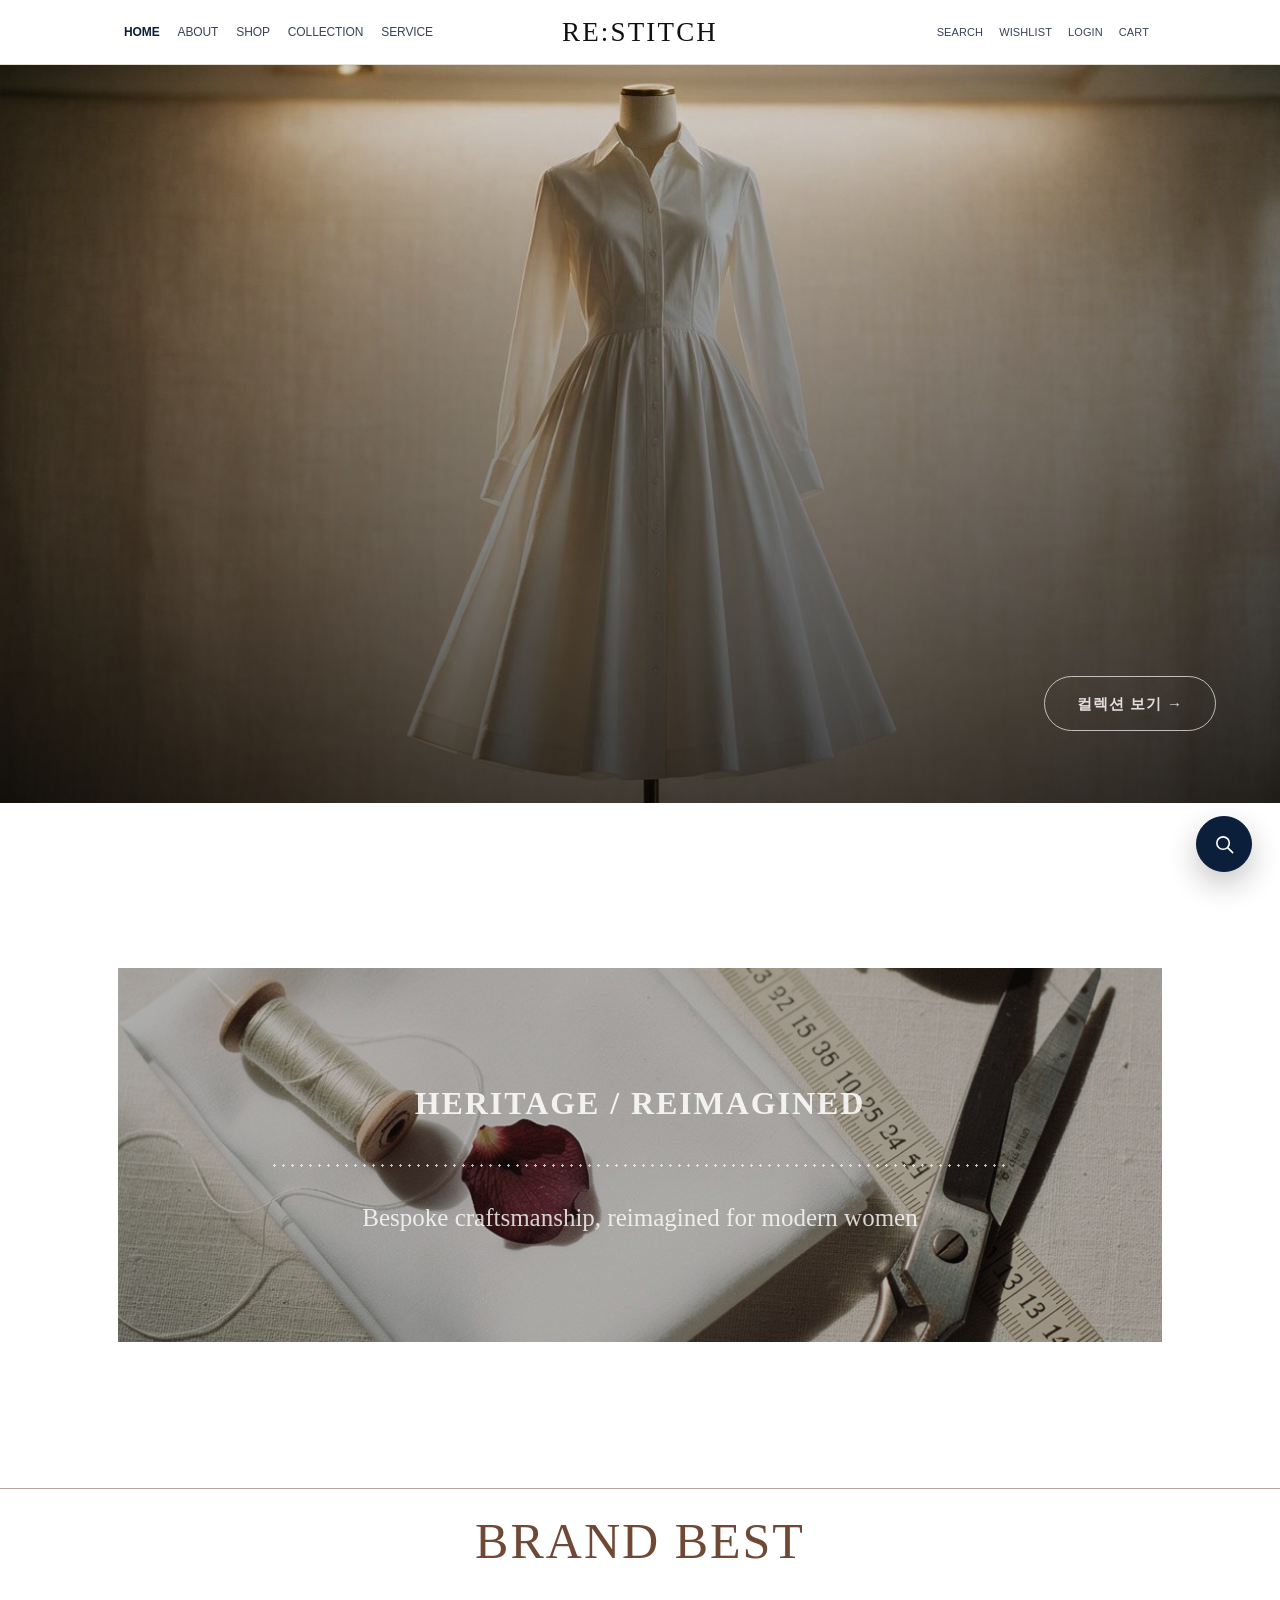
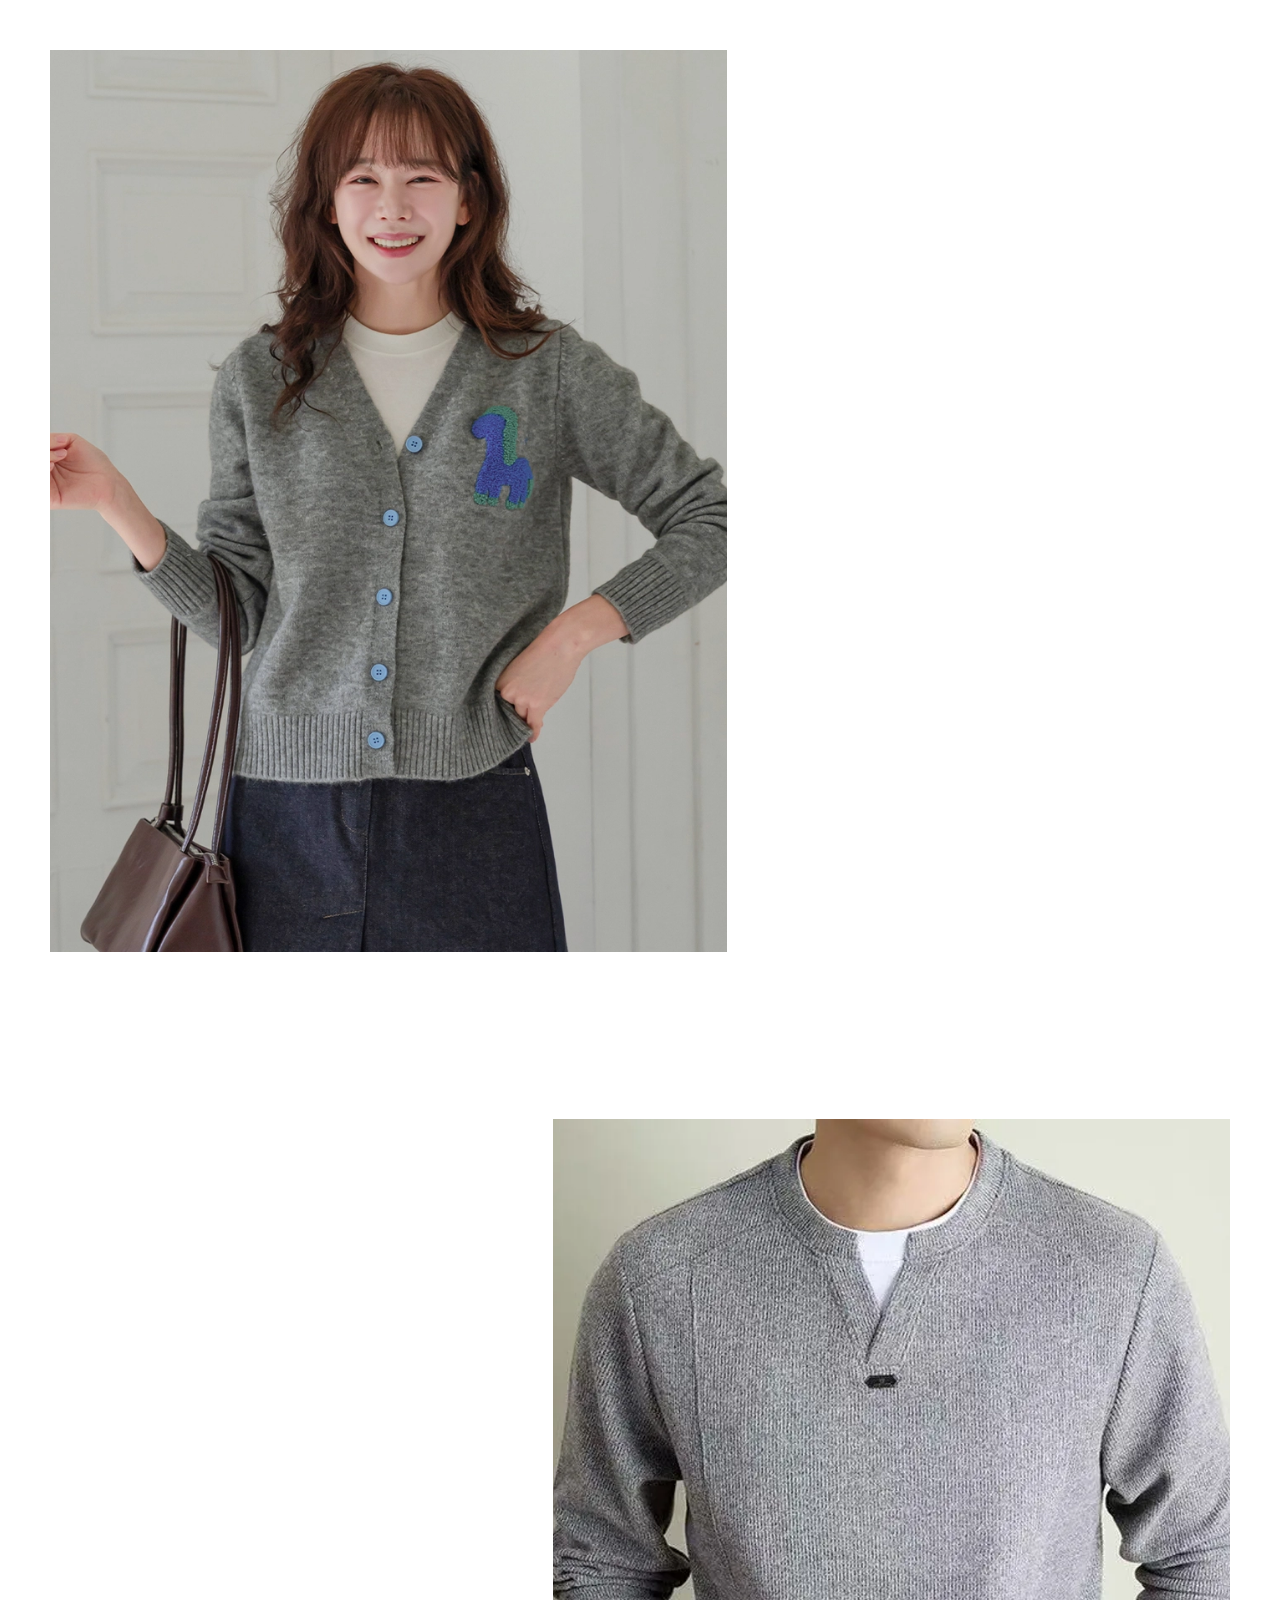
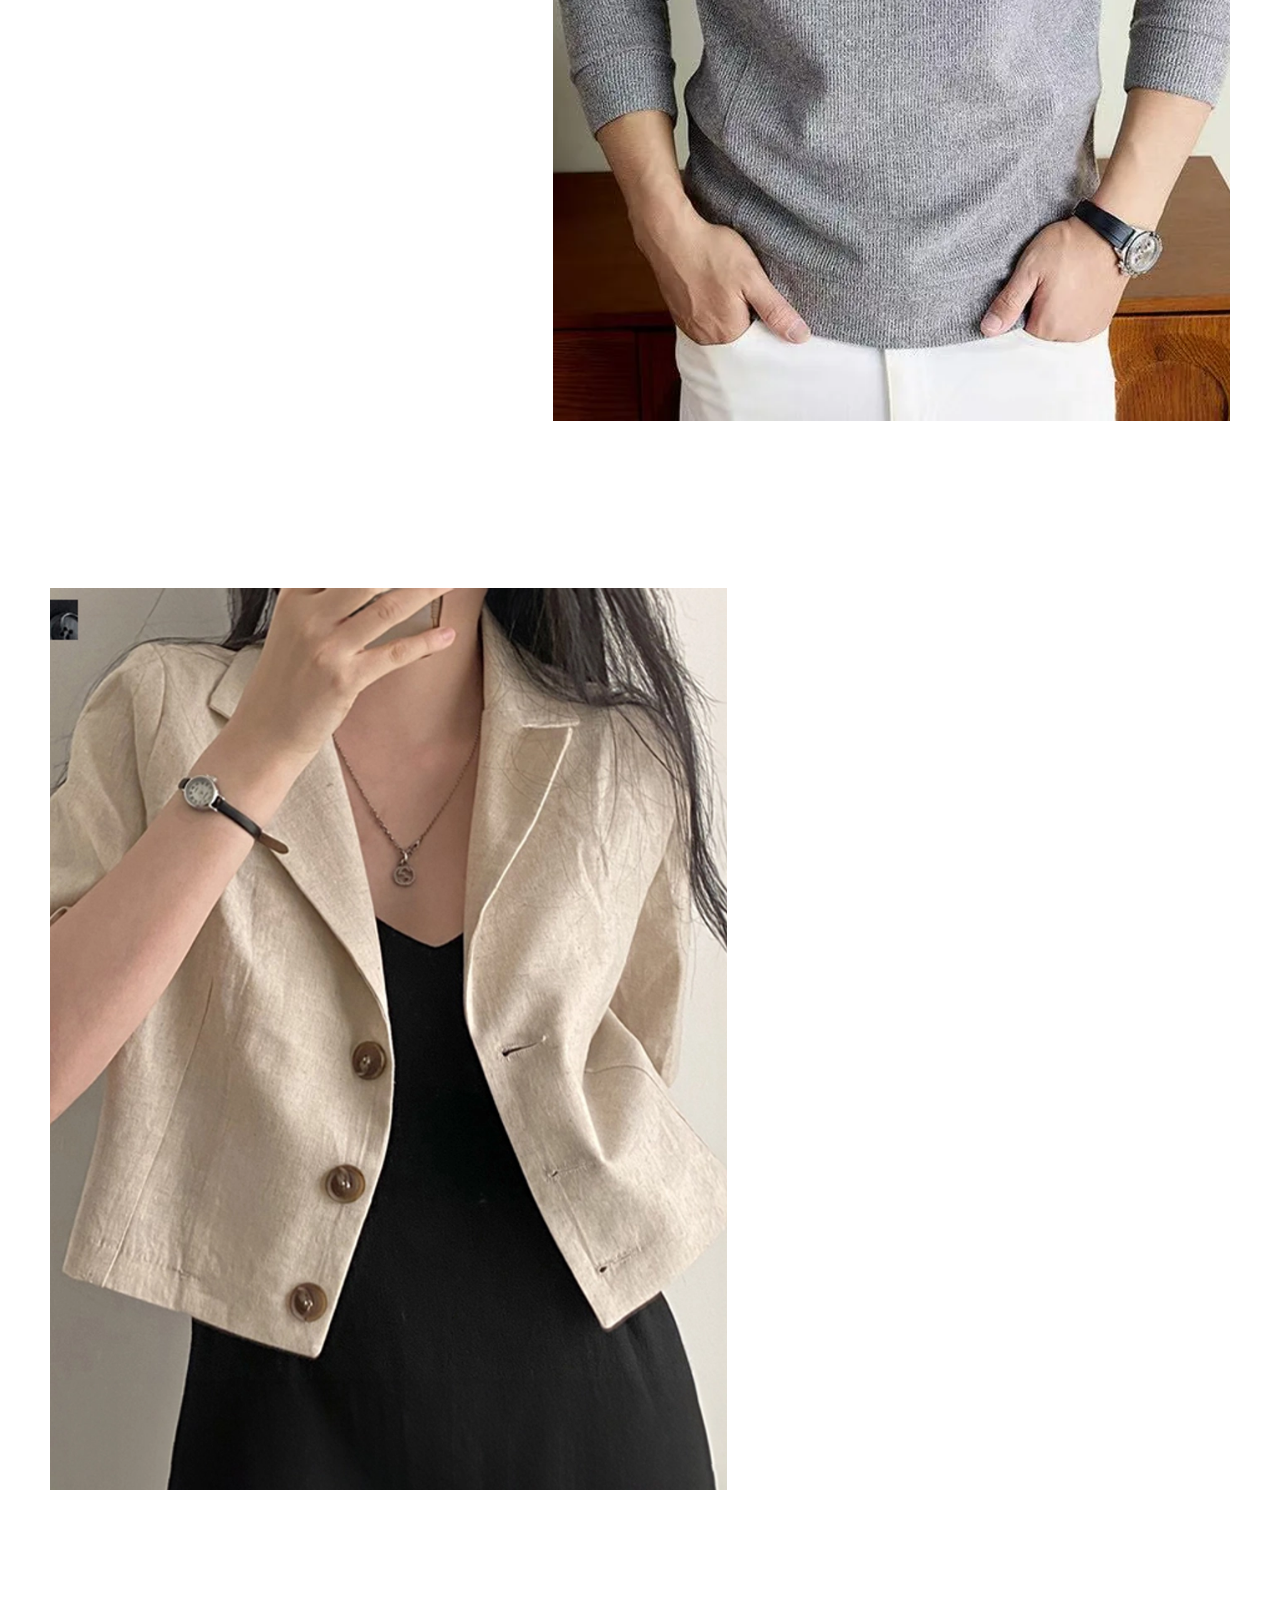
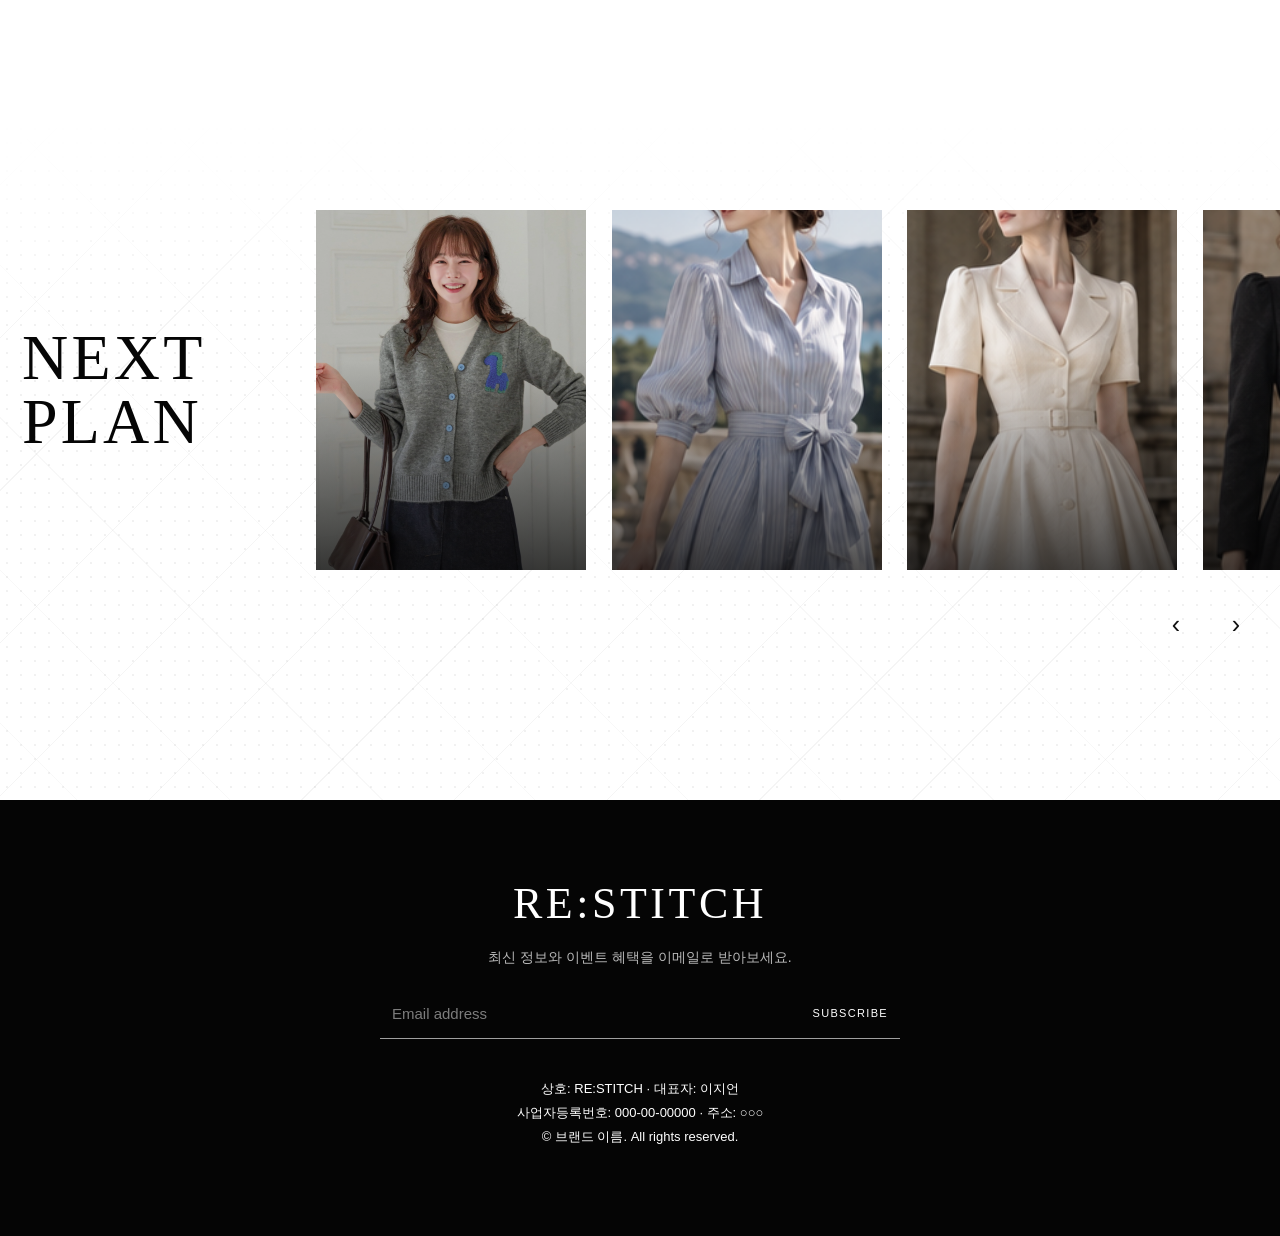
<file: index.html>
<!DOCTYPE html>
<html lang="ko">
<head>
  <meta charset="UTF-8" />
  <meta name="viewport" content="width=device-width, initial-scale=1.0" />

  <!-- [작성서 01] 브랜드명으로 바꾸세요 -->
  <title>브랜드 이름</title>
  <!-- [작성서 02] 한 줄 소개 → 검색·공유 미리보기에 나오는 설명 -->
  <meta name="description" content="Heritage: Reimagined" />

  <!-- 카톡/인스타 공유 미리보기 (OG 태그) -->
  <meta property="og:title" content="브랜드 이름" />
  <meta property="og:description" content="Heritage: Reimagined" />
  <meta property="og:image" content="images/og.jpg" />
  <meta property="og:type" content="website" />

  <link rel="stylesheet" href="style.css?v=20260910-next-plan-1" />
</head>
<body class="home-page">

  <!-- ===== 상단 메뉴 (5페이지 공통 — 수정하면 모든 페이지에 똑같이 반영하세요) ===== -->
  <header class="nav">
    <a href="index.html" class="nav-showcase" aria-label="RE:STITCH HOME">
      <span class="nav-brand" aria-hidden="true">RE:STITCH</span>
    </a>
    <div class="nav-inner">
      <a href="index.html" class="logo" aria-label="RE:STITCH HOME">RE:STITCH</a>
      <button class="nav-toggle" type="button" aria-label="OPEN MENU" aria-controls="site-menu" aria-expanded="false">☰</button>
      <nav class="nav-menu" id="site-menu">
        <a href="index.html" class="active">HOME</a>
        <a href="about.html">ABOUT</a>
        <a href="products.html">SHOP</a>
        <a href="portfolio.html">COLLECTION</a>
        <a href="contact.html">SERVICE</a>
      </nav>
      <div class="nav-actions" aria-label="QUICK ACTIONS">
        <button type="button" data-quick-action="search" aria-label="SEARCH" title="SEARCH"><svg aria-hidden="true" viewBox="0 0 24 24"><circle cx="10.5" cy="10.5" r="6.5"/><path d="m15.5 15.5 5 5"/></svg><span>SEARCH</span></button>
        <button type="button" data-quick-action="wishlist" aria-label="WISHLIST" title="WISHLIST"><svg aria-hidden="true" viewBox="0 0 24 24"><path d="M20.8 5.8a5.5 5.5 0 0 0-7.8 0L12 6.9l-1.1-1.1a5.5 5.5 0 0 0-7.8 7.8L12 22l8.8-8.4a5.5 5.5 0 0 0 0-7.8Z"/></svg><span>WISHLIST</span></button>
        <button type="button" data-quick-action="login" aria-label="LOGIN" title="LOGIN"><svg aria-hidden="true" viewBox="0 0 24 24"><circle cx="12" cy="8" r="4"/><path d="M4.5 21a7.5 7.5 0 0 1 15 0"/></svg><span>LOGIN</span></button>
        <button type="button" data-quick-action="cart" aria-label="CART" title="CART"><svg aria-hidden="true" viewBox="0 0 24 24"><path d="M5 8h14l-1 13H6L5 8Z"/><path d="M9 9V6a3 3 0 0 1 6 0v3"/></svg><span>CART</span></button>
      </div>
    </div>
  </header>

  <!-- ===== 히어로 [작성서 04] 지정 대표 사진과 컬렉션 이동 버튼을 보여줍니다 ===== -->
  <section class="hero home-hero">
    <div class="home-hero-copy">
      <a href="products.html" class="btn">컬렉션 보기 <span aria-hidden="true">→</span></a>
    </div>
  </section>

  <!-- ===== 제품 이미지 갤러리 — 큰 사진을 좌우 지그재그로 보여줍니다 ===== -->
  <section class="home-gallery" aria-label="제품 이미지 갤러리">
    <div class="home-gallery-intro">
      <strong>HERITAGE / REIMAGINED</strong>
      <span class="home-gallery-rule" aria-hidden="true"></span>
      <p>Bespoke craftsmanship,<br class="mobile-only" /> reimagined for modern women</p>
    </div>
    <div class="brand-best-collage" aria-label="BRAND BEST 제품 이미지">
      <div class="brand-best-group brand-best-group-left">
        <figure class="brand-best-main"><img src="images/brand-best-1.jpg" alt="화이트 셔츠 드레스 정면" /></figure>
        <figure class="brand-best-detail brand-best-detail-one"><img src="images/brand-best-2.jpg" alt="화이트 셔츠 드레스 뒷모습" /></figure>
        <figure class="brand-best-detail brand-best-detail-two"><img src="images/brand-best-3.png" alt="화이트 셔츠 드레스 봉제 디테일" /></figure>
      </div>
      <div class="brand-best-group brand-best-group-right">
        <figure class="brand-best-main"><img src="images/brand-best-a.png" alt="블랙 드레스 전체 모습" /></figure>
        <figure class="brand-best-detail brand-best-detail-one"><img src="images/brand-best-b.png" alt="블랙 드레스 원단 디테일" /></figure>
        <figure class="brand-best-detail brand-best-detail-two"><img src="images/brand-best-c.png" alt="블랙 드레스와 재봉 소품" /></figure>
      </div>
    </div>
    <h2 class="home-best-title">BRAND BEST</h2>
    <div class="home-product-scroll" id="home-product-scroll"></div>
    <div class="home-next-plan">
      <div class="home-next-plan-scroll">
        <h2>NEXT PLAN</h2>
        <div class="home-next-plan-grid" id="home-next-plan" role="group" aria-label="브랜드의 다음 계획 이미지"></div>
      </div>
      <div class="home-next-plan-controls" aria-label="NEXT PLAN 탐색">
        <button type="button" data-next-plan-prev aria-label="이전 사진">‹</button>
        <span data-next-plan-page aria-live="polite">1 / 2</span>
        <button type="button" data-next-plan-next aria-label="다음 사진">›</button>
      </div>
    </div>
  </section>

  <!-- ===== 푸터 (5페이지 공통) [작성서 01: 푸터 표기 정보] ===== -->
  <footer class="footer">
    <p class="logo footer-brand">RE:STITCH</p>
    <p class="footer-newsletter-copy">최신 정보와 이벤트 혜택을 이메일로 받아보세요.</p>
    <form class="footer-newsletter" action="mailto:hello@brand.com" method="post" enctype="text/plain">
      <label>
        <span class="visually-hidden">이메일 주소</span>
        <input type="email" name="email" placeholder="Email address" autocomplete="email" required />
      </label>
      <button type="submit">SUBSCRIBE</button>
    </form>
    <p class="biz">
      상호: RE:STITCH · 대표자: 이지언<br />
      사업자등록번호: 000-00-00000 · 주소: ○○○
    </p>
    <p>© 브랜드 이름. All rights reserved.</p>
  </footer>

  <script src="script.js"></script>
  <script src="catalog.js"></script>
  <script>
    // 공개 제품 이미지만 사용해 첫 화면 4컷과 가로 스크롤 갤러리를 만듭니다.
    ProductCatalog.loadVisibleProducts()
      .then((products) => {
        const featured = products.filter((product) => product.featured);
        const imageProducts = (featured.length ? featured : products).filter((product) =>
          ProductCatalog.safeImageUrl(product.images && product.images[0])
        );

        if (!imageProducts.length) return;

        // 사진이 4장보다 적으면 앞의 사진을 반복해 항상 4칸을 채웁니다.
        const stripProducts = [];
        while (stripProducts.length < 4) {
          stripProducts.push(imageProducts[stripProducts.length % imageProducts.length]);
        }
        const nextPlanImageOverrides = [
          "",
          "images/next-plan-2.png",
          "images/next-plan-3.png",
          "images/next-plan-4.png",
        ];

        const imageLink = (product, className, showInfo = false) => {
          const image = ProductCatalog.safeImageUrl(product.images && product.images[0]);
          const label = ProductCatalog.escapeHtml(product.label || product.category || "");
          const name = ProductCatalog.escapeHtml(product.name || "제품");
          const info = showInfo
            ? '<div class="home-card-info"><p class="home-card-label">' + label + '</p>' +
              '<h3>' + name + '</h3></div>'
            : "";
          return (
            '<a class="' + className + '" href="product.html?id=' + encodeURIComponent(product.id) +
            '" aria-label="' + name + ' 상세 보기">' +
            '<span class="home-scroll-photo"><img src="' + ProductCatalog.escapeHtml(image) + '" alt="" draggable="false" onerror="this.closest(\'a\').remove()" /></span>' +
            info +
            '</a>'
          );
        };

        document.getElementById("home-next-plan").innerHTML = stripProducts
          .map((product, index) => {
            const image = ProductCatalog.safeImageUrl(nextPlanImageOverrides[index]) ||
              ProductCatalog.safeImageUrl(product.images && product.images[0]);
            const name = ProductCatalog.escapeHtml(product.name || "제품");
            return (
              '<a class="home-next-plan-card" href="product.html?id=' + encodeURIComponent(product.id) + '" aria-label="' + name + ' 상세 보기">' +
              '<figure class="home-next-plan-frame">' +
              '<img src="' + ProductCatalog.escapeHtml(image) + '" alt="" loading="lazy" draggable="false" ' +
              'onerror="this.closest(\'a\').remove()" />' +
              '</figure>' +
              '</a>'
            );
          })
          .join("");

        const productScroll = document.getElementById("home-product-scroll");
        productScroll.innerHTML = imageProducts
          .map((product) => imageLink(product, "home-scroll-image", true))
          .join("");

        // BRAND BEST 사진은 화면에 들어올 때 자연스럽게 나타납니다.
        const revealItems = productScroll.querySelectorAll(".home-scroll-image");
        revealItems.forEach((item, index) => item.style.setProperty("--home-index", index));
        if ("IntersectionObserver" in window) {
          const revealObserver = new IntersectionObserver((entries, observer) => {
            entries.forEach((entry) => {
              if (!entry.isIntersecting) return;
              entry.target.classList.add("is-visible");
              observer.unobserve(entry.target);
            });
          }, { threshold: 0.18 });
          revealItems.forEach((item) => revealObserver.observe(item));
        } else {
          revealItems.forEach((item) => item.classList.add("is-visible"));
        }

        // NEXT PLAN은 스크롤바 없이 마우스로 잡아 이동할 수 있습니다.
        const nextPlanScroll = document.querySelector(".home-next-plan-scroll");
        const nextPlanPage = document.querySelector("[data-next-plan-page]");
        const previousButton = document.querySelector("[data-next-plan-prev]");
        const nextButton = document.querySelector("[data-next-plan-next]");
        const updateNextPlanPage = () => {
          const total = Math.max(1, Math.ceil(nextPlanScroll.scrollWidth / nextPlanScroll.clientWidth));
          const current = Math.min(total, Math.floor((nextPlanScroll.scrollLeft + nextPlanScroll.clientWidth * .35) / nextPlanScroll.clientWidth) + 1);
          nextPlanPage.textContent = current + " / " + total;
        };
        nextPlanScroll.addEventListener("scroll", updateNextPlanPage, { passive: true });
        previousButton.addEventListener("click", () => nextPlanScroll.scrollBy({ left: -nextPlanScroll.clientWidth, behavior: "smooth" }));
        nextButton.addEventListener("click", () => nextPlanScroll.scrollBy({ left: nextPlanScroll.clientWidth, behavior: "smooth" }));

        let isNextPlanDragging = false;
        let nextPlanDragMoved = false;
        let nextPlanDragStartX = 0;
        let nextPlanDragStartScroll = 0;
        nextPlanScroll.addEventListener("pointerdown", (event) => {
          if (event.pointerType !== "mouse" || event.button !== 0) return;
          isNextPlanDragging = true;
          nextPlanDragMoved = false;
          nextPlanDragStartX = event.clientX;
          nextPlanDragStartScroll = nextPlanScroll.scrollLeft;
          nextPlanScroll.classList.add("is-dragging");
          nextPlanScroll.setPointerCapture(event.pointerId);
        });
        nextPlanScroll.addEventListener("pointermove", (event) => {
          if (!isNextPlanDragging) return;
          const distance = nextPlanDragStartX - event.clientX;
          if (Math.abs(distance) > 4) nextPlanDragMoved = true;
          nextPlanScroll.scrollLeft = nextPlanDragStartScroll + distance;
        });
        const endNextPlanDrag = (event) => {
          if (!isNextPlanDragging) return;
          isNextPlanDragging = false;
          nextPlanScroll.classList.remove("is-dragging");
          if (nextPlanScroll.hasPointerCapture(event.pointerId)) nextPlanScroll.releasePointerCapture(event.pointerId);
          setTimeout(() => { nextPlanDragMoved = false; }, 0);
        };
        nextPlanScroll.addEventListener("pointerup", endNextPlanDrag);
        nextPlanScroll.addEventListener("pointercancel", endNextPlanDrag);
        nextPlanScroll.addEventListener("click", (event) => {
          if (!nextPlanDragMoved) return;
          event.preventDefault();
          event.stopPropagation();
        }, true);

        // NEXT PLAN 영역이 화면에 들어오면 제목부터 이미지 순서로 나타납니다.
        const nextPlanSection = document.querySelector(".home-next-plan");
        const nextPlanRevealItems = [
          nextPlanScroll.querySelector("h2"),
          ...nextPlanScroll.querySelectorAll(".home-next-plan-card")
        ].filter(Boolean);
        nextPlanRevealItems.forEach((item, index) => item.style.setProperty("--next-plan-index", index));
        const revealNextPlan = () => {
          if (nextPlanSection.classList.contains("is-visible")) return;
          nextPlanSection.classList.add("is-visible");
          nextPlanRevealItems.forEach((item) => item.classList.add("is-visible"));
        };
        if ("IntersectionObserver" in window) {
          const nextPlanObserver = new IntersectionObserver((entries, observer) => {
            entries.forEach((entry) => {
              if (!entry.isIntersecting) return;
              entry.target.classList.add("is-visible");
              observer.unobserve(entry.target);
            });
          }, { threshold: 0.08, rootMargin: "0px 0px -5%" });
          nextPlanRevealItems.forEach((item) => nextPlanObserver.observe(item));
          requestAnimationFrame(() => {
            nextPlanRevealItems.forEach((item) => {
              const box = item.getBoundingClientRect();
              if (box.top < window.innerHeight * .95 && box.bottom > 0) item.classList.add("is-visible");
            });
          });
        } else {
          nextPlanRevealItems.forEach((item) => item.classList.add("is-visible"));
        }
        updateNextPlanPage();
      })
      .catch(() => {});
  </script>
</body>
</html>
</file>
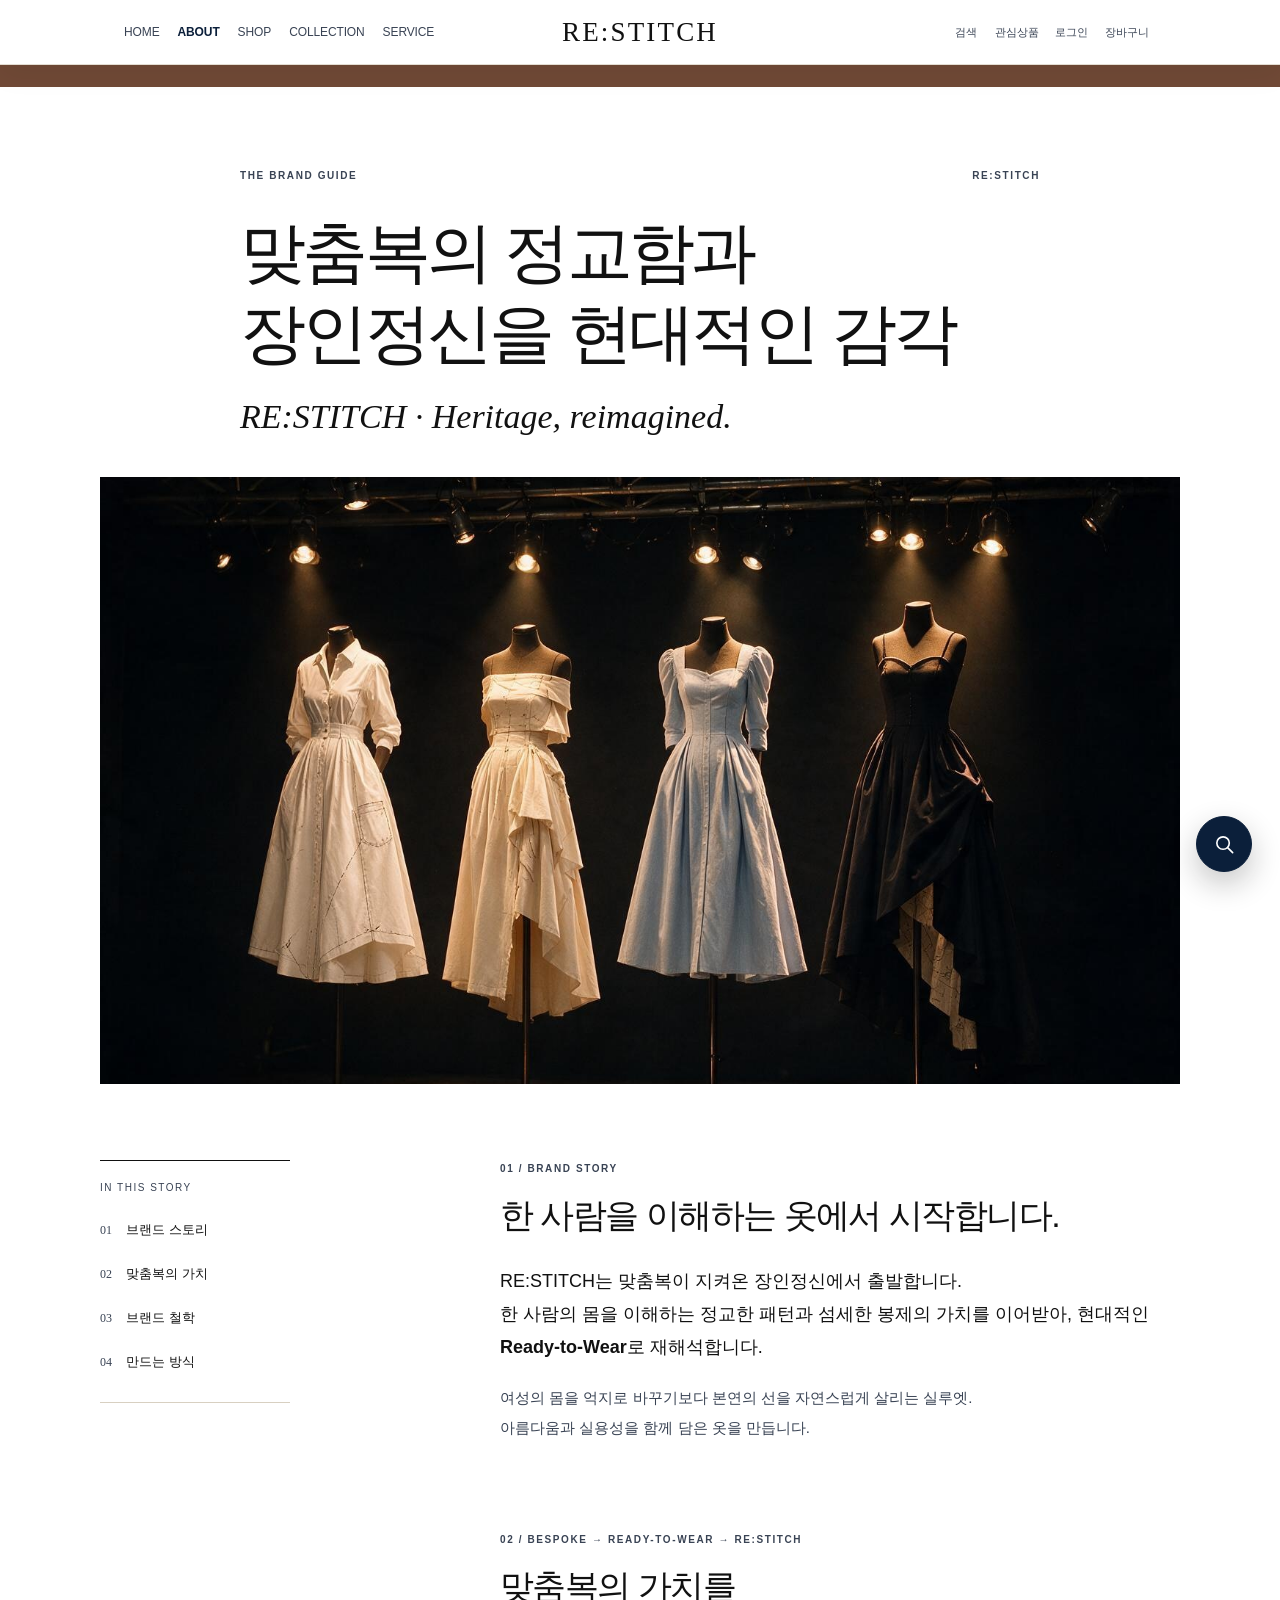
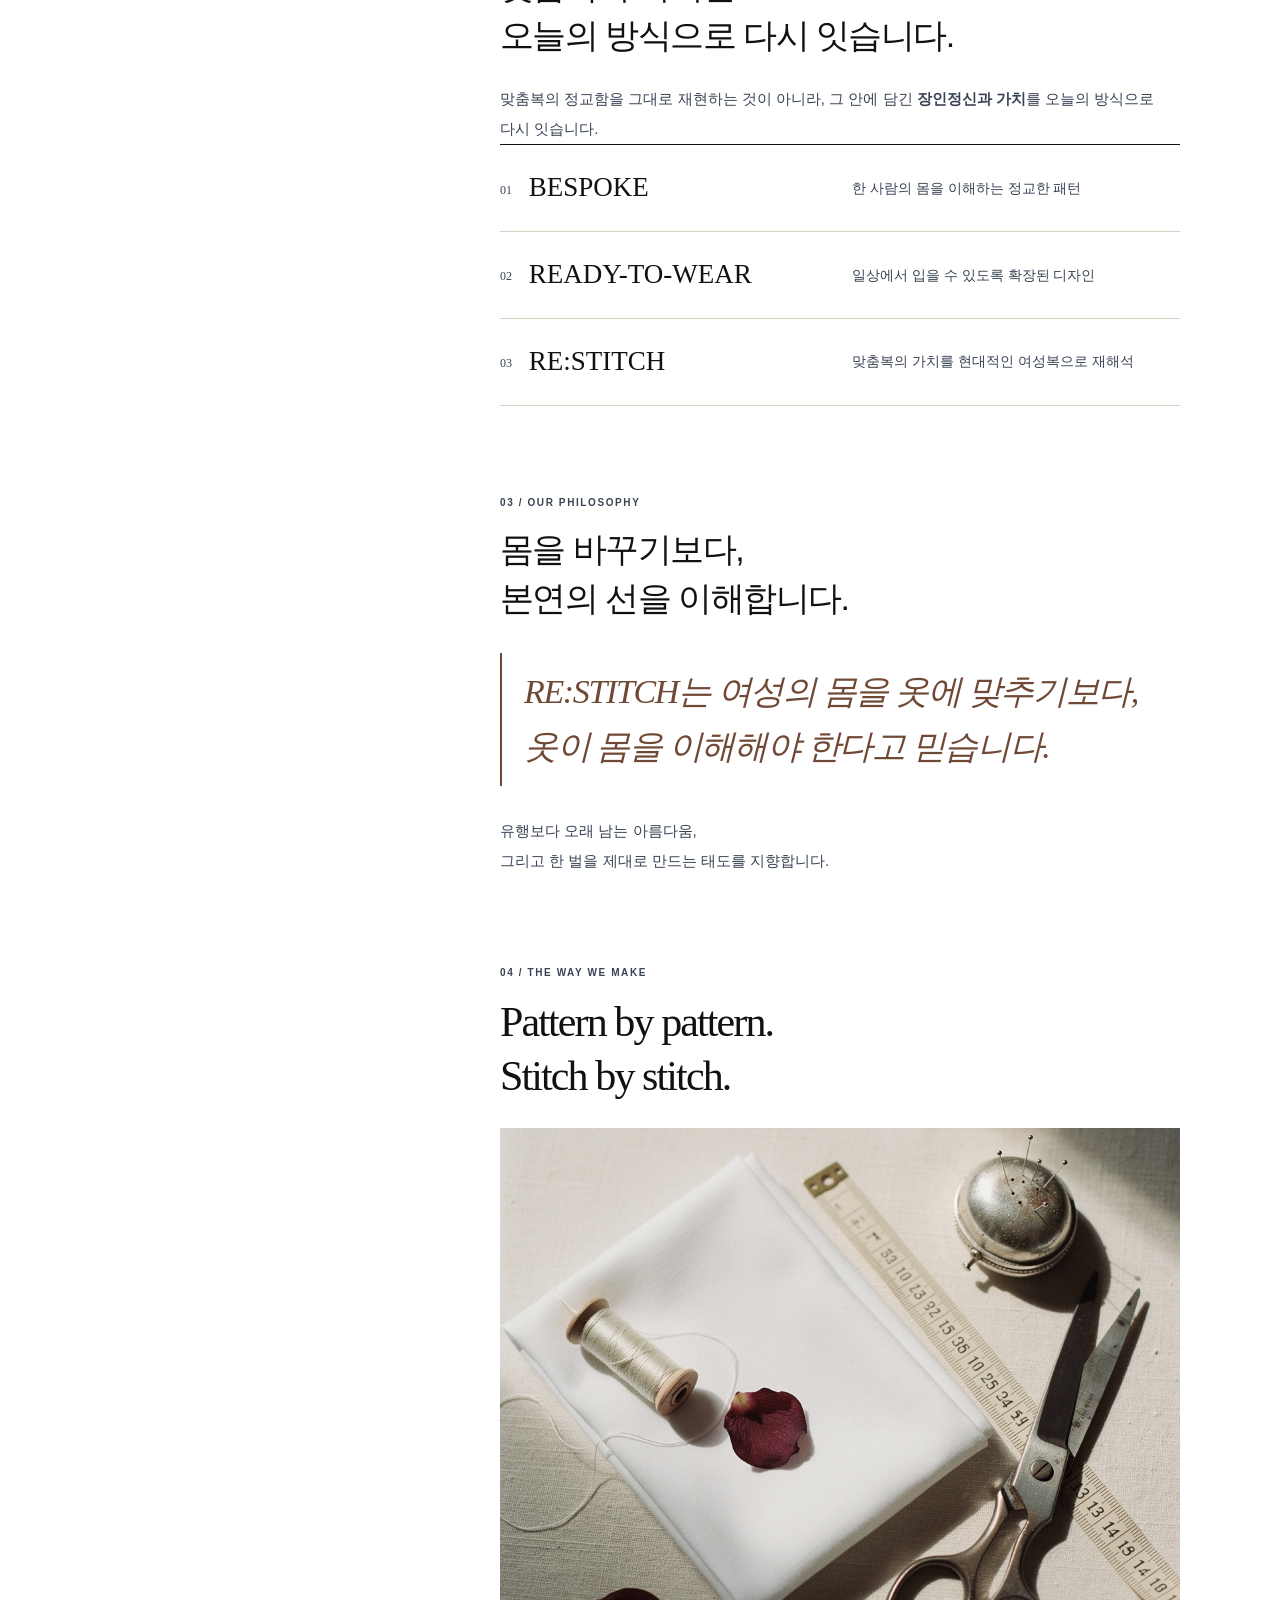
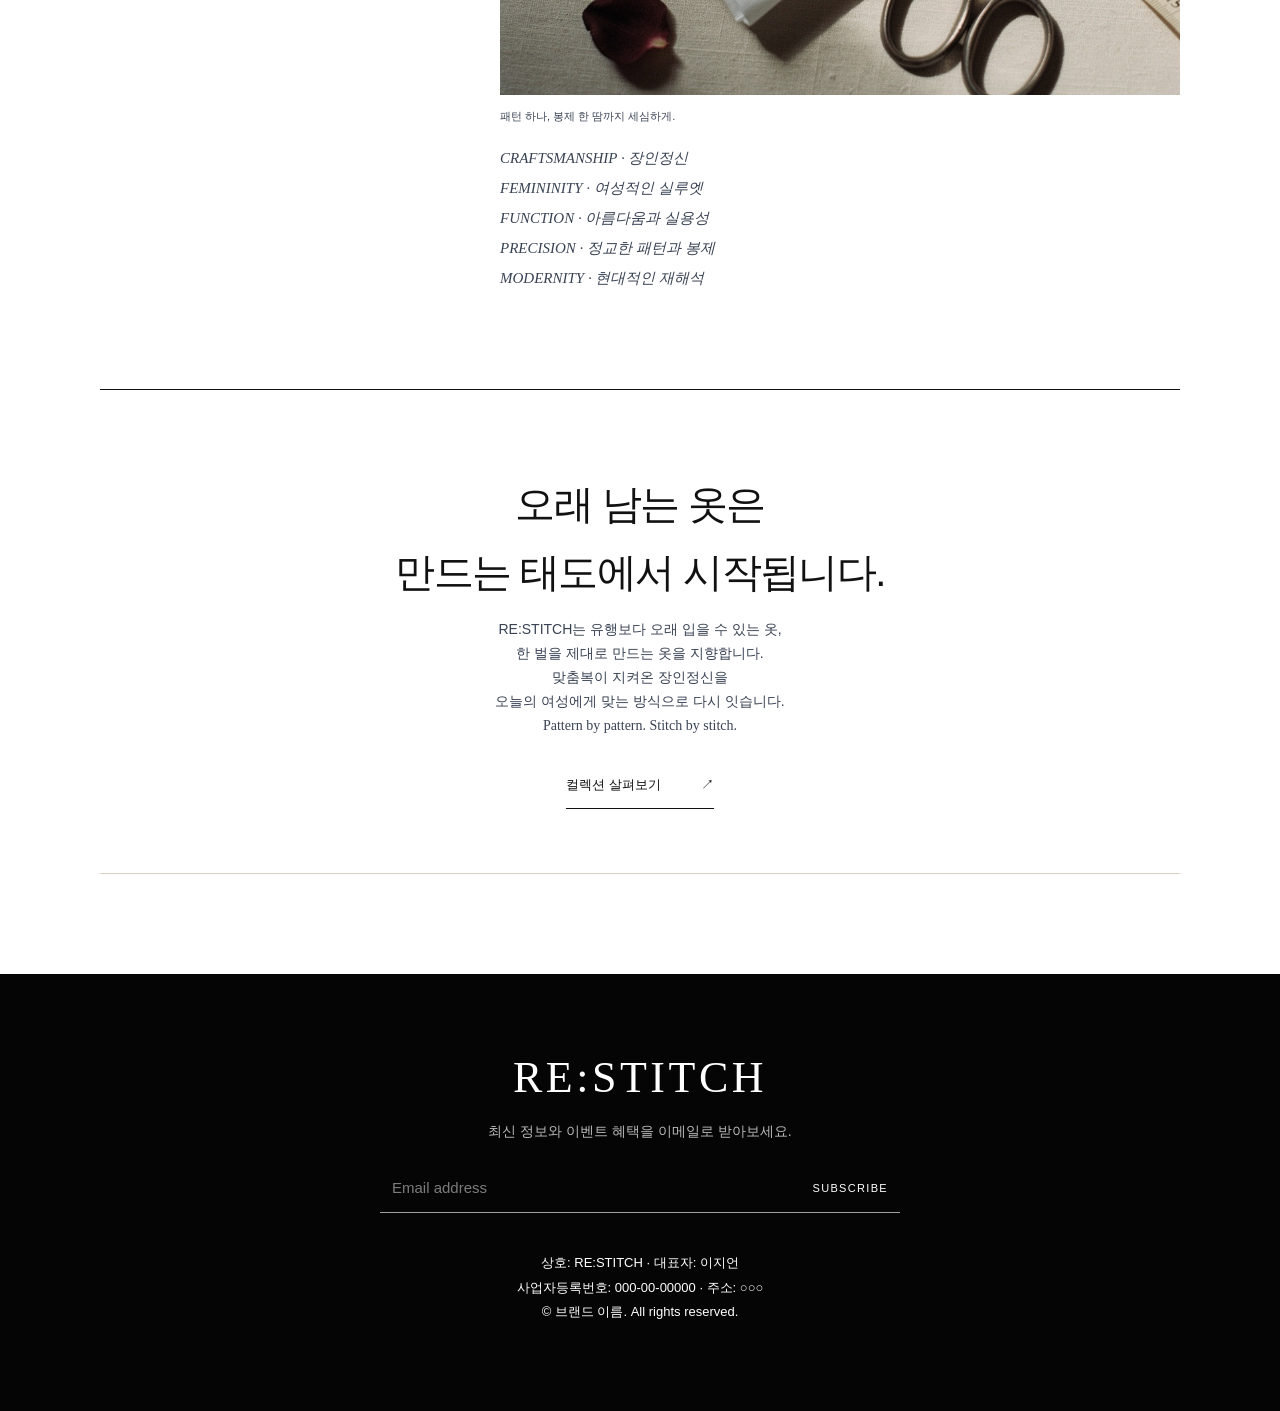
<file: about.html>
<!DOCTYPE html>
<html lang="ko"><head>
  <meta charset="UTF-8">
  <meta name="viewport" content="width=device-width, initial-scale=1.0">
  <title>브랜드 소개 — RE:STITCH</title>
  <meta name="description" content="RE:STITCH는 맞춤복이 지켜온 장인정신에서 출발합니다.한 사람의 몸을 이해하는 정교한 패턴과 섬세한 봉제의 가치를 이어받아, 현대적인 Ready-to-Wear로 재해석합니다.">
  <link rel="stylesheet" href="style.css?v=20260917-about-sticky">
</head>
<body>

  <header class="nav">
    <a href="index.html" class="nav-showcase" aria-label="RE:STITCH 홈">
      <span class="nav-brand" aria-hidden="true">RE:STITCH</span>
    </a>
    <div class="nav-inner">
      <a href="index.html" class="logo" aria-label="RE:STITCH 홈">RE:STITCH</a>
      <button class="nav-toggle" type="button" aria-label="메뉴 열기" aria-controls="site-menu" aria-expanded="false">☰</button>
      <nav class="nav-menu" id="site-menu">
        <a href="index.html">HOME</a>
        <a href="about.html" class="active">ABOUT</a>
        <a href="products.html">SHOP</a>
        <a href="portfolio.html">COLLECTION</a>
        <a href="contact.html">SERVICE</a>
      </nav>
      <div class="nav-actions" aria-label="빠른 메뉴">
        <button type="button" data-quick-action="search" aria-label="검색" title="검색"><svg aria-hidden="true" viewBox="0 0 24 24"><circle cx="10.5" cy="10.5" r="6.5"></circle><path d="m15.5 15.5 5 5"></path></svg><span>검색</span></button>
        <button type="button" data-quick-action="wishlist" aria-label="관심상품" title="관심상품"><svg aria-hidden="true" viewBox="0 0 24 24"><path d="M20.8 5.8a5.5 5.5 0 0 0-7.8 0L12 6.9l-1.1-1.1a5.5 5.5 0 0 0-7.8 7.8L12 22l8.8-8.4a5.5 5.5 0 0 0 0-7.8Z"></path></svg><span>관심상품</span></button>
        <button type="button" data-quick-action="login" aria-label="로그인" title="로그인"><svg aria-hidden="true" viewBox="0 0 24 24"><circle cx="12" cy="8" r="4"></circle><path d="M4.5 21a7.5 7.5 0 0 1 15 0"></path></svg><span>로그인</span></button>
        <button type="button" data-quick-action="cart" aria-label="장바구니" title="장바구니"><svg aria-hidden="true" viewBox="0 0 24 24"><path d="M5 8h14l-1 13H6L5 8Z"></path><path d="M9 9V6a3 3 0 0 1 6 0v3"></path></svg><span>장바구니</span></button>
      </div>
    </div>
  </header>

  <div class="brand-top-rule" aria-hidden="true"></div>

  <main class="brand-guide">
    <!-- [작성서 02: 한 줄 소개] 브랜드 슬로건을 중심으로 소개합니다. -->
    <header class="guide-intro">
      <p class="guide-label">THE BRAND GUIDE <span>RE:STITCH</span></p>
      <h1>맞춤복의 정교함과 장인정신을 현대적인 감각</h1>
      <p class="guide-subtitle">RE:STITCH · Heritage, reimagined.</p>
    </header>

    <figure class="guide-cover">
      <img src="images/about-cover.jpg" alt="어두운 전시장에 놓인 네 벌의 드레스" width="1472" height="832" fetchpriority="high">
    </figure>

    <div class="guide-layout">
      <nav class="guide-index" aria-label="브랜드 소개 목차">
        <p>IN THIS STORY</p>
        <a href="#brand-story"><span>01</span> 브랜드 스토리</a>
        <a href="#brand-values"><span>02</span> 맞춤복의 가치</a>
        <a href="#brand-philosophy"><span>03</span> 브랜드 철학</a>
        <a href="#brand-craft"><span>04</span> 만드는 방식</a>
      </nav>

      <article class="guide-article" aria-label="RE:STITCH의 이야기">
        <!-- [작성서 02: 브랜드 스토리] 현재 공개된 브랜드 소개 원문을 그대로 반영합니다. -->
        <section class="guide-chapter" id="brand-story">
          <p class="guide-label">01 / BRAND STORY</p>
          <h2>한 사람을 이해하는 옷에서 시작합니다.</h2>
          <p class="guide-lead">RE:STITCH는 맞춤복이 지켜온 장인정신에서 출발합니다.<br>한 사람의 몸을 이해하는 정교한 패턴과 섬세한 봉제의 가치를 이어받아, 현대적인 <strong>Ready-to-Wear</strong>로 재해석합니다.</p>
          <p>여성의 몸을 억지로 바꾸기보다 본연의 선을 자연스럽게 살리는 실루엣.<br>아름다움과 실용성을 함께 담은 옷을 만듭니다.</p>

        </section>

        <!-- [작성서 02: 브랜드 키워드] -->
        <section class="guide-chapter" id="brand-values">
          <p class="guide-label">02 / BESPOKE → READY-TO-WEAR → RE:STITCH</p>
          <h2>맞춤복의 가치를<br>오늘의 방식으로 다시 잇습니다.</h2>
          <p>맞춤복의 정교함을 그대로 재현하는 것이 아니라, 그 안에 담긴 <strong>장인정신과 가치</strong>를 오늘의 방식으로 다시 잇습니다.</p><dl class="guide-values">
            <div><dt><span>01</span> BESPOKE</dt><dd>한 사람의 몸을 이해하는 정교한 패턴</dd></div>
            <div><dt><span>02</span> READY-TO-WEAR</dt><dd>일상에서 입을 수 있도록 확장된 디자인</dd></div>
            <div><dt><span>03</span> RE:STITCH</dt><dd>맞춤복의 가치를 현대적인 여성복으로 재해석</dd></div>
          </dl>
        </section>

        <!-- [작성서 02: 브랜드 철학] -->
        <section class="guide-chapter" id="brand-philosophy">
          <p class="guide-label">03 / OUR PHILOSOPHY</p>
          <h2>몸을 바꾸기보다,<br>본연의 선을 이해합니다.</h2>
          <blockquote>RE:STITCH는 여성의 몸을 옷에 맞추기보다,<br>옷이 몸을 이해해야 한다고 믿습니다.</blockquote>
          <p>유행보다 오래 남는 아름다움,<br>그리고 한 벌을 제대로 만드는 태도를 지향합니다.</p>
        </section>

        <!-- [작성서 02: 사람·공간 사진] 현재 보유한 이미지로 디테일의 분위기를 전합니다. -->
        <section class="guide-chapter guide-craft" id="brand-craft">
          <p class="guide-label">04 / THE WAY WE MAKE</p>
          <h2>Pattern by pattern.<br>Stitch by stitch.</h2>
          <figure>
            <img src="images/restitch-hero.jpg" alt="원단 위에 놓인 실, 가위, 줄자와 핀 쿠션" width="1024" height="1024" loading="lazy">
            <figcaption>패턴 하나, 봉제 한 땀까지 세심하게.</figcaption>
          </figure>
          <p>CRAFTSMANSHIP · 장인정신<br>FEMININITY · 여성적인 실루엣<br>FUNCTION · 아름다움과 실용성<br>PRECISION · 정교한 패턴과 봉제<br>MODERNITY · 현대적인 재해석</p>
        </section>
      </article>
    </div>

    <section class="guide-next" aria-labelledby="guide-next-title">
      <h2 id="guide-next-title">오래 남는 옷은<br>만드는 태도에서 시작됩니다.</h2>
      <p>RE:STITCH는 유행보다 오래 입을 수 있는 옷,<br>한 벌을 제대로 만드는 옷을 지향합니다.<br>맞춤복이 지켜온 장인정신을<br>오늘의 여성에게 맞는 방식으로 다시 잇습니다.<br><span class="guide-signature">Pattern by pattern. Stitch by stitch.</span></p>
      <a href="portfolio.html">컬렉션 살펴보기 <span aria-hidden="true">↗</span></a>
    </section>
  </main>
  <footer class="footer">
    <p class="logo footer-brand">RE:STITCH</p>
    <p class="footer-newsletter-copy">최신 정보와 이벤트 혜택을 이메일로 받아보세요.</p>
    <form class="footer-newsletter" action="mailto:hello@brand.com" method="post" enctype="text/plain">
      <label>
        <span class="visually-hidden">이메일 주소</span>
        <input type="email" name="email" placeholder="Email address" autocomplete="email" required="">
      </label>
      <button type="submit">SUBSCRIBE</button>
    </form>
    <p class="biz">
      상호: RE:STITCH · 대표자: 이지언<br>
      사업자등록번호: 000-00-00000 · 주소: ○○○
    </p>
    <p>© 브랜드 이름. All rights reserved.</p>
  </footer>

  <script src="script.js"></script>


</body></html>
</file>
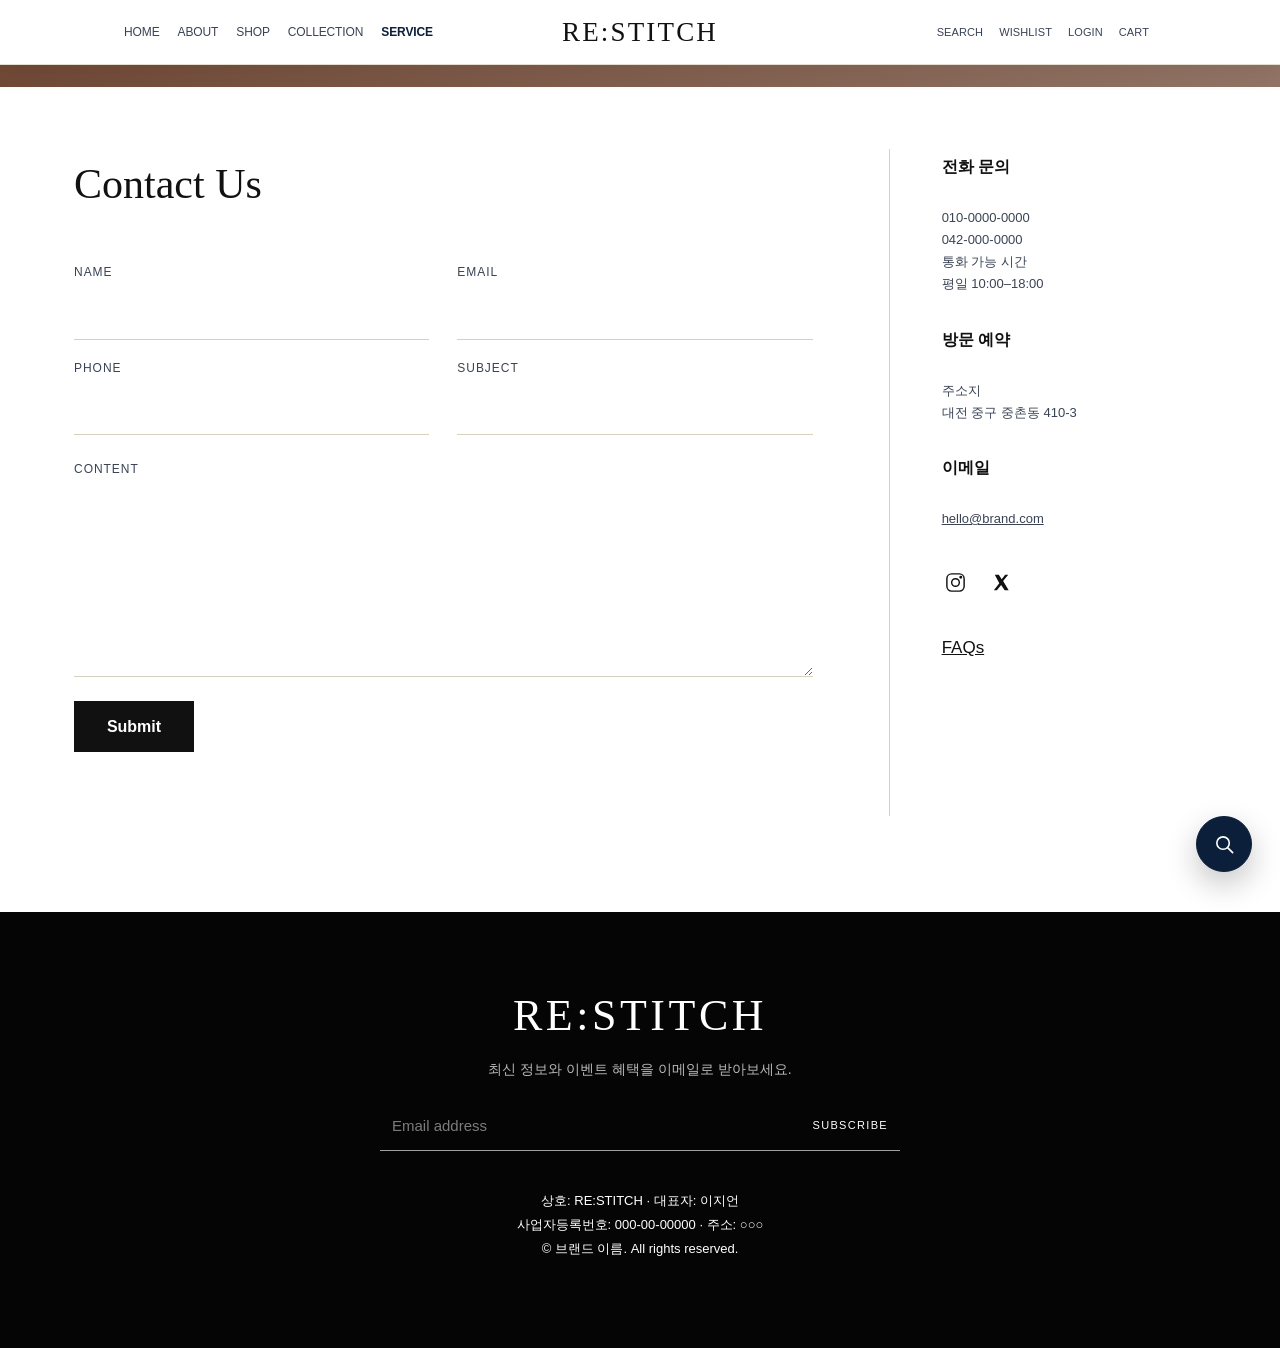
<file: contact.html>
<!DOCTYPE html>
<html lang="ko">
<head>
  <meta charset="UTF-8" />
  <meta name="viewport" content="width=device-width, initial-scale=1.0" />
  <title>서비스 — 브랜드 이름</title>
  <meta name="description" content="브랜드 서비스와 연락 방법을 안내합니다." />
  <link rel="icon" href="images/favicon.png" />
  <link rel="stylesheet" href="style.css?v=20260915-home-service" />
</head>
<body>

  <header class="nav">
    <a href="index.html" class="nav-showcase" aria-label="RE:STITCH HOME">
      <span class="nav-brand" aria-hidden="true">RE:STITCH</span>
    </a>
    <div class="nav-inner">
      <a href="index.html" class="logo" aria-label="RE:STITCH HOME">RE:STITCH</a>
      <button class="nav-toggle" type="button" aria-label="OPEN MENU" aria-controls="site-menu" aria-expanded="false">☰</button>
      <nav class="nav-menu" id="site-menu">
        <a href="index.html">HOME</a>
        <a href="about.html">ABOUT</a>
        <a href="products.html">SHOP</a>
        <a href="portfolio.html">COLLECTION</a>
        <a href="contact.html" class="active">SERVICE</a>
      </nav>
      <div class="nav-actions" aria-label="QUICK ACTIONS">
        <button type="button" data-quick-action="search" aria-label="SEARCH" title="SEARCH"><svg aria-hidden="true" viewBox="0 0 24 24"><circle cx="10.5" cy="10.5" r="6.5"/><path d="m15.5 15.5 5 5"/></svg><span>SEARCH</span></button>
        <button type="button" data-quick-action="wishlist" aria-label="WISHLIST" title="WISHLIST"><svg aria-hidden="true" viewBox="0 0 24 24"><path d="M20.8 5.8a5.5 5.5 0 0 0-7.8 0L12 6.9l-1.1-1.1a5.5 5.5 0 0 0-7.8 7.8L12 22l8.8-8.4a5.5 5.5 0 0 0 0-7.8Z"/></svg><span>WISHLIST</span></button>
        <button type="button" data-quick-action="login" aria-label="LOGIN" title="LOGIN"><svg aria-hidden="true" viewBox="0 0 24 24"><circle cx="12" cy="8" r="4"/><path d="M4.5 21a7.5 7.5 0 0 1 15 0"/></svg><span>LOGIN</span></button>
        <button type="button" data-quick-action="cart" aria-label="CART" title="CART"><svg aria-hidden="true" viewBox="0 0 24 24"><path d="M5 8h14l-1 13H6L5 8Z"/><path d="M9 9V6a3 3 0 0 1 6 0v3"/></svg><span>CART</span></button>
      </div>
    </div>
  </header>

  <section class="page-head brand-banner service-page-head">
  </section>

  <!-- [작성서 07: 연락 수단·운영 시간] 문의 폼과 서비스 정보를 함께 보여줍니다. -->
  <section class="section service-section">
    <div class="service-contact-layout">
      <form class="service-inquiry-form" data-email-inquiry-page-form action="mailto:hello@brand.com" method="post" enctype="text/plain">
        <h2>Contact Us</h2>
        <div class="service-form-grid">
          <label>Name<input type="text" name="name" autocomplete="name" required /></label>
          <label>Email<input type="email" name="email" autocomplete="email" required /></label>
          <label>Phone<input type="tel" name="phone" autocomplete="tel" /></label>
          <label>Subject<input type="text" name="subject" required /></label>
        </div>
        <label>Content<textarea name="content" rows="8" required></textarea></label>
        <button class="service-submit" type="submit">Submit</button>
        <p class="email-inquiry-status" aria-live="polite"></p>
      </form>

      <div class="service-contact-list" aria-label="고객 서비스 연락처">
        <div class="service-contact-item"><h2>전화 문의</h2><p>010-0000-0000<br />042-000-0000<br />통화 가능 시간<br />평일 10:00–18:00</p></div>
        <div class="service-contact-item"><h2>방문 예약</h2><p>주소지<br />대전 중구 중촌동 410-3</p></div>
        <div class="service-contact-item"><h2>이메일</h2><p><a href="mailto:hello@brand.com">hello@brand.com</a></p></div>
        <div class="service-contact-socials" aria-label="소셜 미디어">
          <a href="https://instagram.com/계정" target="_blank" rel="noopener noreferrer" aria-label="Instagram"><svg viewBox="0 0 24 24" aria-hidden="true"><rect x="3" y="3" width="18" height="18" rx="5"/><circle cx="12" cy="12" r="4"/><circle cx="17.5" cy="6.5" r=".8"/></svg></a>
          <a href="https://x.com/계정" target="_blank" rel="noopener noreferrer" aria-label="X"><svg viewBox="0 0 24 24" aria-hidden="true"><path d="M5 4h4.2l3 4.5L15.8 4H19l-5.3 6.5L19.5 20h-4.2l-3.7-5.3L7.2 20H4l5.7-7.1L5 4Z"/></svg></a>
        </div>
        <a class="service-faq-link" href="faq.html">FAQs</a>
      </div>
    </div>
  </section>

  <footer class="footer">
    <p class="logo footer-brand">RE:STITCH</p>
    <p class="footer-newsletter-copy">최신 정보와 이벤트 혜택을 이메일로 받아보세요.</p>
    <form class="footer-newsletter" action="mailto:hello@brand.com" method="post" enctype="text/plain">
      <label>
        <span class="visually-hidden">이메일 주소</span>
        <input type="email" name="email" placeholder="Email address" autocomplete="email" required />
      </label>
      <button type="submit">SUBSCRIBE</button>
    </form>
    <p class="biz">
      상호: RE:STITCH · 대표자: 이지언<br />
      사업자등록번호: 000-00-00000 · 주소: ○○○
    </p>
    <p>© 브랜드 이름. All rights reserved.</p>
  </footer>

  <script src="script.js"></script>
</body>
</html>
</file>
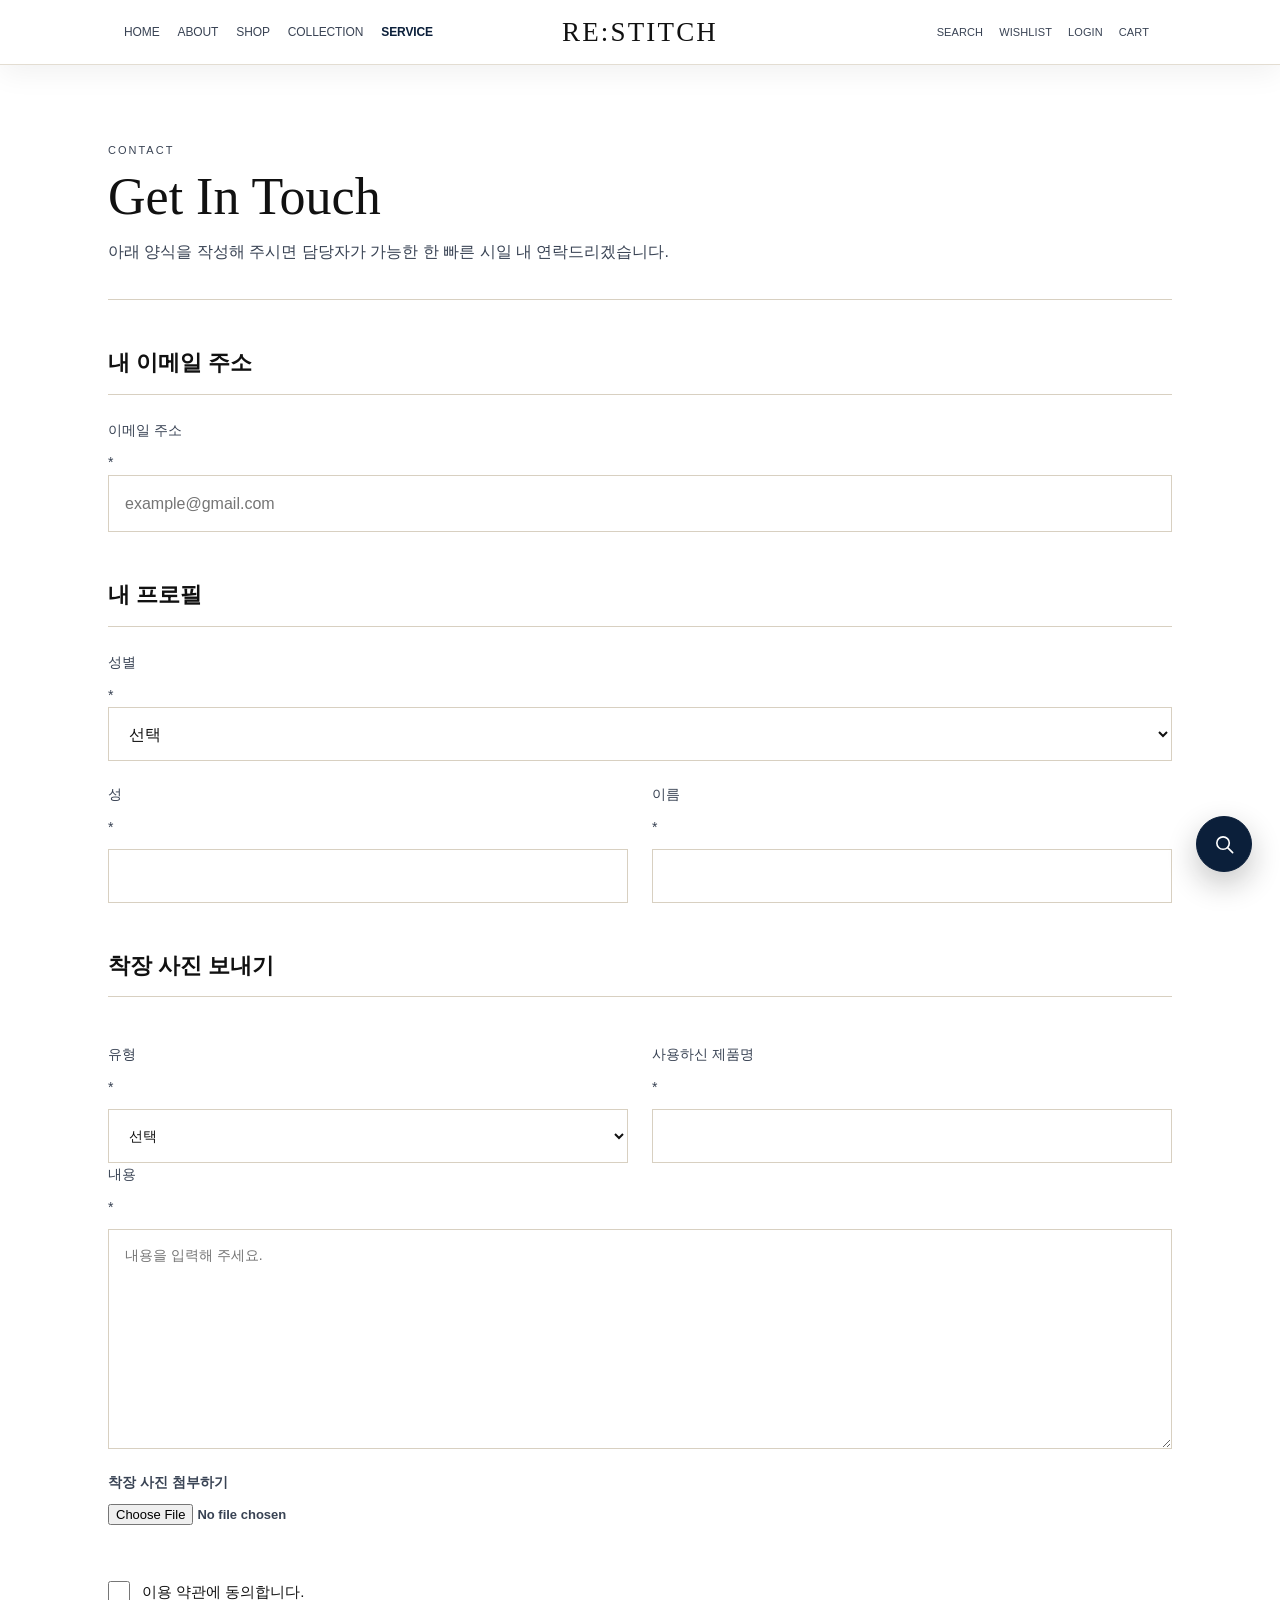
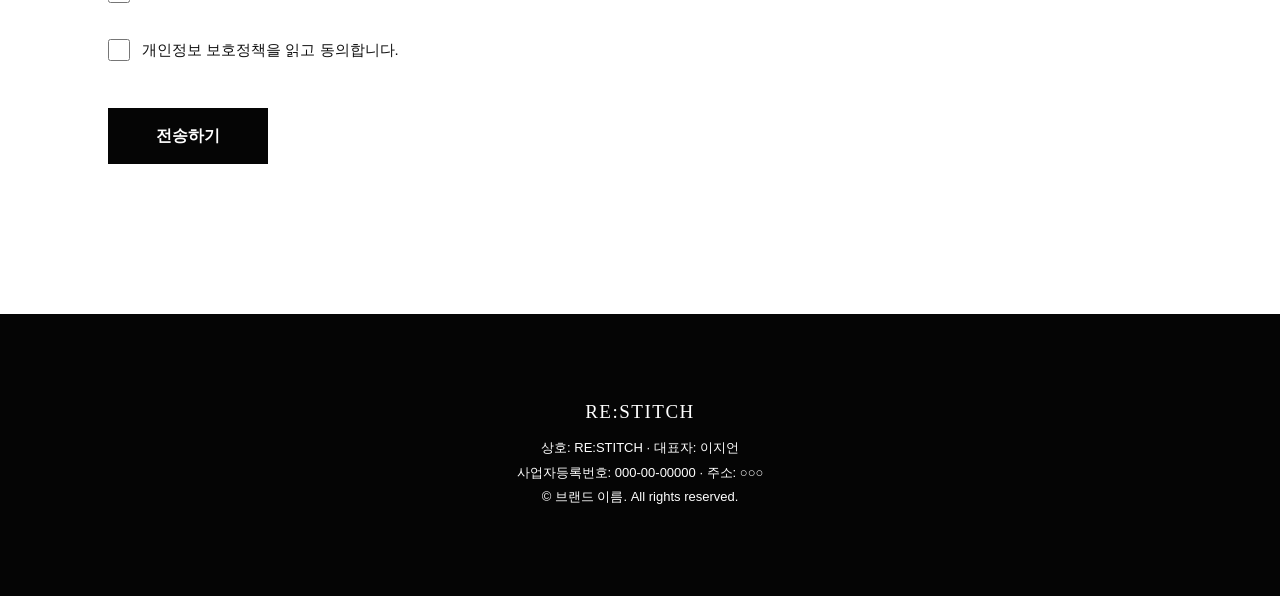
<file: email-inquiry.html>
<!DOCTYPE html>
<html lang="ko">
<head>
  <meta charset="UTF-8" />
  <meta name="viewport" content="width=device-width, initial-scale=1.0" />
  <title>이메일 문의하기 — RE:STITCH</title>
  <meta name="description" content="RE:STITCH에 이메일로 문의하는 양식입니다." />
  <link rel="icon" href="images/favicon.png" />
  <link rel="stylesheet" href="style.css?v=20260904-logo-font-1" />
</head>
<body>

  <header class="nav">
    <div class="nav-inner">
      <a href="index.html" class="logo" aria-label="RE:STITCH HOME">RE:STITCH</a>
      <button class="nav-toggle" aria-label="OPEN MENU">☰</button>
      <nav class="nav-menu">
        <a href="index.html">HOME</a>
        <a href="about.html">ABOUT</a>
        <a href="products.html">SHOP</a>
        <a href="portfolio.html">COLLECTION</a>
        <a href="contact.html" class="active">SERVICE</a>
      </nav>
      <div class="nav-actions" aria-label="QUICK ACTIONS">
        <button type="button" data-quick-action="search" aria-label="SEARCH" title="SEARCH"><svg aria-hidden="true" viewBox="0 0 24 24"><circle cx="10.5" cy="10.5" r="6.5"/><path d="m15.5 15.5 5 5"/></svg><span>SEARCH</span></button>
        <button type="button" data-quick-action="wishlist" aria-label="WISHLIST" title="WISHLIST"><svg aria-hidden="true" viewBox="0 0 24 24"><path d="M20.8 5.8a5.5 5.5 0 0 0-7.8 0L12 6.9l-1.1-1.1a5.5 5.5 0 0 0-7.8 7.8L12 22l8.8-8.4a5.5 5.5 0 0 0 0-7.8Z"/></svg><span>WISHLIST</span></button>
        <button type="button" data-quick-action="login" aria-label="LOGIN" title="LOGIN"><svg aria-hidden="true" viewBox="0 0 24 24"><circle cx="12" cy="8" r="4"/><path d="M4.5 21a7.5 7.5 0 0 1 15 0"/></svg><span>LOGIN</span></button>
        <button type="button" data-quick-action="cart" aria-label="CART" title="CART"><svg aria-hidden="true" viewBox="0 0 24 24"><path d="M5 8h14l-1 13H6L5 8Z"/><path d="M9 9V6a3 3 0 0 1 6 0v3"/></svg><span>CART</span></button>
      </div>
    </div>
  </header>

  <main class="email-inquiry-page">
    <header class="email-inquiry-page-head">
      <p class="eyebrow">CONTACT</p>
      <h1>Get In Touch</h1>
      <p>아래 양식을 작성해 주시면 담당자가 가능한 한 빠른 시일 내 연락드리겠습니다.</p>
    </header>

    <!-- 실제 전송 주소는 운영 이메일이 확정된 뒤 연결합니다. -->
    <form class="email-inquiry-form" data-email-inquiry-page-form>
      <fieldset>
        <legend>내 이메일 주소</legend>
        <label for="inquiry-email">이메일 주소 <span aria-hidden="true">*</span></label>
        <input id="inquiry-email" name="email" type="email" autocomplete="email" placeholder="example@gmail.com" required />
      </fieldset>

      <fieldset>
        <legend>내 프로필</legend>
        <label for="inquiry-gender">성별 <span aria-hidden="true">*</span></label>
        <select id="inquiry-gender" name="gender" required>
          <option value="">선택</option>
          <option value="female">여성</option>
          <option value="male">남성</option>
          <option value="none">선택하지 않음</option>
        </select>
        <div class="email-inquiry-columns">
          <label>성 <span aria-hidden="true">*</span><input name="lastName" type="text" autocomplete="family-name" required /></label>
          <label>이름 <span aria-hidden="true">*</span><input name="firstName" type="text" autocomplete="given-name" required /></label>
        </div>
      </fieldset>

      <fieldset>
        <legend>착장 사진 보내기</legend>
        <div class="email-inquiry-columns">
          <label>유형 <span aria-hidden="true">*</span>
            <select name="requestType" required>
            <option value="">선택</option>
            <option value="outfit-photo">착용 제품 사진</option>
            <option value="styling">제품 스타일링</option>
            <option value="review">제품 후기</option>
            <option value="other">기타</option>
            </select>
          </label>
          <label>사용하신 제품명 <span aria-hidden="true">*</span><input name="subject" type="text" required /></label>
        </div>
        <label>내용 <span aria-hidden="true">*</span>
          <textarea name="message" rows="8" placeholder="내용을 입력해 주세요." required></textarea>
        </label>
        <label class="email-file-label">착장 사진 첨부하기
          <input name="attachment" type="file" accept=".jpg,.jpeg,.png,.pdf" />
        </label>
      </fieldset>

      <div class="email-inquiry-agreements">
        <label><input type="checkbox" required /> 이용 약관에 동의합니다.</label>
        <label><input type="checkbox" required /> 개인정보 보호정책을 읽고 동의합니다.</label>
      </div>

      <button class="email-inquiry-submit" type="submit">전송하기</button>
      <p class="email-inquiry-status" aria-live="polite"></p>
    </form>
  </main>

  <footer class="footer">
    <p class="logo">RE:STITCH</p>
    <p class="biz">
      상호: RE:STITCH · 대표자: 이지언<br />
      사업자등록번호: 000-00-00000 · 주소: ○○○
    </p>
    <p>© 브랜드 이름. All rights reserved.</p>
  </footer>

  <script src="script.js"></script>
</body>
</html>
</file>
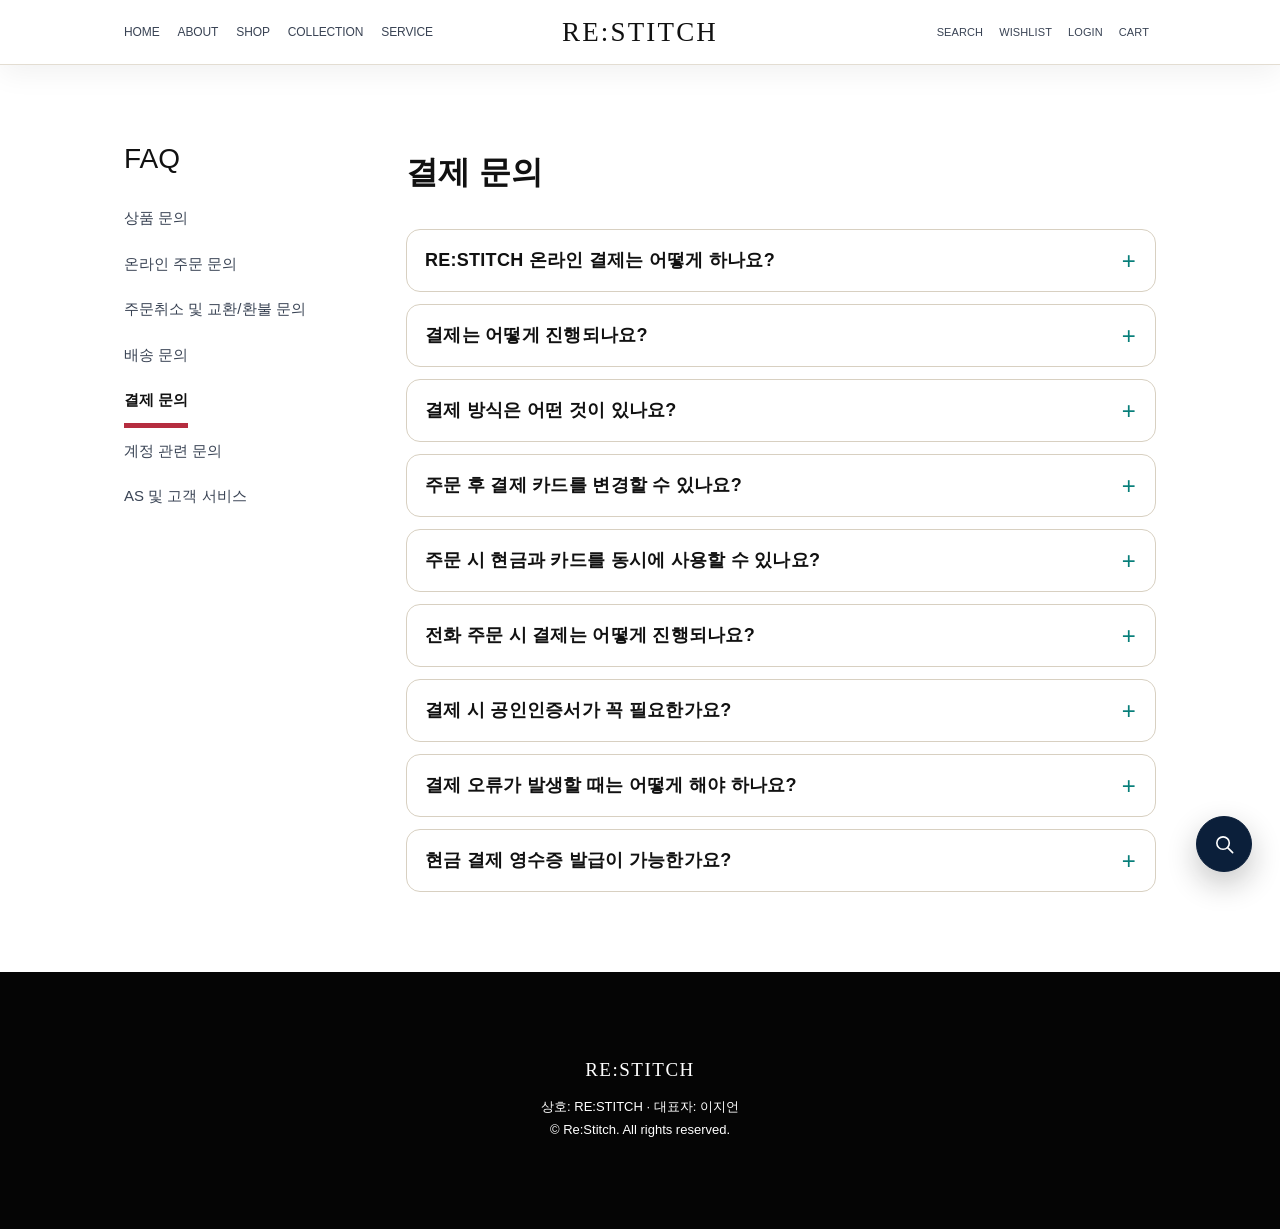
<file: faq.html>
<!DOCTYPE html>
<html lang="ko">
<head>
  <meta charset="UTF-8" />
  <meta name="viewport" content="width=device-width, initial-scale=1.0" />
  <title>FAQ | Re:Stitch</title>
  <meta name="description" content="Re:Stitch 자주 묻는 질문" />
  <link rel="icon" href="images/favicon.png" />
  <link rel="stylesheet" href="style.css?v=20260915-faq-hero" />
</head>
<body>
  <header class="nav">
    <div class="nav-inner">
      <a href="index.html" class="logo" aria-label="RE:STITCH HOME">RE:STITCH</a>
      <button class="nav-toggle" aria-label="OPEN MENU">☰</button>
      <nav class="nav-menu">
        <a href="index.html">HOME</a>
        <a href="about.html">ABOUT</a>
        <a href="products.html">SHOP</a>
        <a href="portfolio.html">COLLECTION</a>
        <a href="contact.html">SERVICE</a>
      </nav>
      <div class="nav-actions" aria-label="QUICK ACTIONS">
        <button type="button" data-quick-action="search" aria-label="SEARCH" title="SEARCH"><svg aria-hidden="true" viewBox="0 0 24 24"><circle cx="10.5" cy="10.5" r="6.5"/><path d="m15.5 15.5 5 5"/></svg><span>SEARCH</span></button>
        <button type="button" data-quick-action="wishlist" aria-label="WISHLIST" title="WISHLIST"><svg aria-hidden="true" viewBox="0 0 24 24"><path d="M20.8 5.8a5.5 5.5 0 0 0-7.8 0L12 6.9l-1.1-1.1a5.5 5.5 0 0 0-7.8 7.8L12 22l8.8-8.4a5.5 5.5 0 0 0 0-7.8Z"/></svg><span>WISHLIST</span></button>
        <button type="button" data-quick-action="login" aria-label="LOGIN" title="LOGIN"><svg aria-hidden="true" viewBox="0 0 24 24"><circle cx="12" cy="8" r="4"/><path d="M4.5 21a7.5 7.5 0 0 1 15 0"/></svg><span>LOGIN</span></button>
        <button type="button" data-quick-action="cart" aria-label="CART" title="CART"><svg aria-hidden="true" viewBox="0 0 24 24"><path d="M5 8h14l-1 13H6L5 8Z"/><path d="M9 9V6a3 3 0 0 1 6 0v3"/></svg><span>CART</span></button>
      </div>
    </div>
  </header>

  <main class="section faq-content">
    <div class="faq-layout">
      <aside class="faq-sidebar" aria-label="FAQ 카테고리">
        <p class="faq-sidebar-title">FAQ</p>
        <nav>
          <a href="#product" data-faq-screen="product">상품 문의</a>
          <a href="#order" data-faq-screen="order">온라인 주문 문의</a>
          <a href="#cancel" data-faq-screen="cancel">주문취소 및 교환/환불 문의</a>
          <a href="#shipping" data-faq-screen="shipping">배송 문의</a>
          <a class="is-active" href="#payment" data-faq-screen="payment">결제 문의</a>
          <a href="#account" data-faq-screen="account">계정 관련 문의</a>
          <a href="#service" data-faq-screen="service">AS 및 고객 서비스</a>
        </nav>
      </aside>
      <section class="faq-main" id="shipping" data-faq-panel aria-labelledby="shipping-title" hidden>
        <h2 id="shipping-title">배송 문의</h2>
        <div class="faq-list">
          <details><summary>어떤 택배사를 이용하나요?</summary><p>주문 상품은 브랜드가 지정한 택배사를 통해 배송됩니다. 출고 후 발송 안내에서 택배사와 운송장 번호를 확인할 수 있습니다.</p></details>
          <details><summary>배송된 상품이 파손되거나 다른 물건이 왔을 경우 어떻게 해야 하나요?</summary><p>상품을 받은 즉시 박스와 상품의 상태를 사진으로 남긴 뒤, 주문번호와 함께 이메일로 문의해 주세요. 확인 후 교환 또는 재배송 방법을 안내해 드립니다.</p></details>
          <details><summary>제주도도 무료배송이 되나요?</summary><p>제주도 및 도서·산간 지역은 기본 배송비 외 추가 배송비가 발생할 수 있습니다. 주문 화면에 표시되는 배송비를 확인해 주세요.</p></details>
          <details><summary>배송 현황을 어떻게 알 수 있나요?</summary><p>상품이 출고되면 주문 안내에 운송장 번호가 전달됩니다. 해당 번호를 택배사 배송 조회 화면에 입력해 배송 현황을 확인해 주세요.</p></details>
          <details><summary>배송지를 변경하고 싶은데 어떻게 해야 하나요?</summary><p>주문 상태가 결제 완료인 경우 주문 페이지에서 직접 수정할 수 있습니다. 배송 준비가 시작된 이후에는 배송지 변경이 어려우니, 변경이 필요하면 빠르게 이메일로 문의해 주세요.</p></details>
          <details><summary>무료배송 기준과 배송료는 얼마인가요?</summary><p>무료배송 기준과 기본 배송료는 주문 화면에 표시되는 현재 정책을 따라 적용됩니다. 주문 전 결제 단계에서 최종 배송비를 확인해 주세요.</p></details>
          <details><summary>선물 포장 및 쇼핑백 동봉이 가능한가요?</summary><p>상품과 주문 상황에 따라 선물 포장 및 쇼핑백 동봉이 가능할 수 있습니다. 주문 전 상품명과 함께 이메일로 요청 가능 여부를 문의해 주세요.</p></details>
          <details><summary>주문 시 배송일은 언제인가요?</summary><p>재고가 있는 상품은 결제 완료 후 영업일 기준으로 순차 출고됩니다. 상품별 출고 일정과 택배사의 사정에 따라 배송일이 달라질 수 있으며, 정확한 일정은 주문 안내에서 확인해 주세요.</p></details>
        </div>
      </section>

      <section class="faq-main" id="product" data-faq-panel aria-labelledby="product-title" hidden>
        <h2 id="product-title">상품 문의</h2>
        <div class="faq-list">
          <details><summary>제품에 대한 세탁 방법을 어떻게 하면 알 수 있나요?</summary><p>제품에 부착된 케어 라벨에서 세탁 방법과 취급 주의사항을 확인해 주세요. 제품별 관리 방법이 궁금하거나 케어 라벨을 확인하기 어려운 경우 상품명을 적어 이메일로 문의해 주세요.</p></details>
          <details><summary>A/S(제품수선)을 맡기고 싶은데 방법을 알려주세요.</summary><p>주문번호, 제품명, 수선이 필요한 부분을 적어 이메일로 접수해 주세요. 제품 상태 확인을 위해 사진을 함께 보내 주시면 수선 가능 여부와 진행 방법을 안내해 드립니다.</p></details>
          <details><summary>품질 보증 및 피해보상기준</summary><p>정상적으로 사용한 상품에 품질 문제가 발생한 경우 제품 상태와 구매 정보를 확인한 뒤 보증 및 보상 기준에 따라 안내해 드립니다. 소비자 과실이나 사용 환경에 따른 손상은 대상에서 제외되거나 비용이 발생할 수 있습니다.</p></details>
        </div>
      </section>

      <section class="faq-main" id="payment" data-faq-panel aria-labelledby="payment-title">
        <h2 id="payment-title">결제 문의</h2>
        <div class="faq-list">
          <details><summary>RE:STITCH 온라인 결제는 어떻게 하나요?</summary><p>원하는 제품 상세 페이지에서 ‘구매하기’를 눌러 주문을 진행해 주세요. 구매 버튼을 누르면 브랜드가 안내한 안전한 결제 페이지로 이동하며, 해당 페이지에 표시되는 결제 수단을 선택해 결제를 완료할 수 있습니다. 결제가 끝나면 주문 정보와 배송 안내를 확인해 주세요.</p></details>
          <details><summary>결제는 어떻게 진행되나요?</summary><p>주문서에서 배송 정보를 입력한 뒤 원하는 결제 수단을 선택해 결제를 완료할 수 있습니다.</p></details>
          <details><summary>결제 방식은 어떤 것이 있나요?</summary><p>신용카드, 간편결제 등 주문 화면에 표시되는 안전한 결제 수단을 이용할 수 있습니다.</p></details>
          <details><summary>주문 후 결제 카드를 변경할 수 있나요?</summary><p>결제가 완료된 주문은 카드 변경이 어렵습니다. 주문 취소 후 새로 주문해 주세요.</p></details>
          <details><summary>주문 시 현금과 카드를 동시에 사용할 수 있나요?</summary><p>현재 한 주문에는 하나의 결제 수단만 사용할 수 있습니다.</p></details>
          <details><summary>전화 주문 시 결제는 어떻게 진행되나요?</summary><p>전화 상담원이 결제 가능한 방법과 절차를 안내해 드립니다.</p></details>
          <details><summary>결제 시 공인인증서가 꼭 필요한가요?</summary><p>결제 수단과 카드사 정책에 따라 추가 인증이 필요할 수 있습니다.</p></details>
          <details><summary>결제 오류가 발생할 때는 어떻게 해야 하나요?</summary><p>잠시 후 다시 시도해 주세요. 계속 문제가 발생하면 이메일 문의로 주문 정보를 남겨 주세요.</p></details>
          <details><summary>현금 결제 영수증 발급이 가능한가요?</summary><p>문의 접수 시 주문번호와 함께 요청해 주시면 발급 방법을 안내해 드립니다.</p></details>
        </div>
      </section>

      <!-- [작성서 07: 온라인 주문 문의] 이미지로 전달된 질문을 RE:STITCH 주문 흐름에 맞춰 안내합니다. -->
      <section class="faq-main" id="order" data-faq-panel aria-labelledby="order-title" hidden>
        <h2 id="order-title">온라인 주문 문의</h2>
        <div class="faq-list">
          <details><summary>온라인 주문은 어떻게 하나요?</summary><p>제품 상세 페이지에서 원하는 상품과 옵션을 확인한 뒤 ‘구매하기’를 눌러 주문을 진행해 주세요. 주문서에 배송 정보를 입력하고 결제를 완료하면 주문이 접수됩니다.</p></details>
          <details><summary>전화 주문이 가능한가요?</summary><p>온라인 주문이 어려운 경우 RE:STITCH 고객센터로 문의해 주세요. 상품명과 원하는 옵션을 알려 주시면 주문 가능 여부와 진행 방법을 안내해 드립니다.</p></details>
          <details><summary>비회원 주문이 가능한가요?</summary><p>브랜드가 연결한 결제 페이지에서 비회원 주문을 지원하는 경우 로그인 없이 주문할 수 있습니다. 주문 완료 후 발급되는 주문번호는 배송 조회와 문의에 필요하니 꼭 보관해 주세요.</p></details>
          <details><summary>상품 페이지에 가격이 확인되지 않는 상품을 주문하고 싶어요.</summary><p>가격이 표시되지 않는 상품은 제작·상담 상품일 수 있습니다. 상품명을 적어 이메일로 문의해 주시면 구매 가능 여부와 맞춤 안내를 도와드립니다.</p></details>
          <details><summary>주문 내역 및 배송 내역을 확인하고 싶어요.</summary><p>주문 완료 안내에 포함된 주문번호 또는 결제 페이지의 주문 조회 메뉴에서 확인해 주세요. 확인이 어려우면 주문자명과 주문 시 사용한 연락처를 함께 보내 주세요.</p></details>
          <details><summary>비회원 주문 조회는 어떻게 할 수 있나요?</summary><p>주문 완료 시 받은 주문번호와 주문자 정보를 이용해 결제 페이지의 주문 조회 메뉴에서 확인할 수 있습니다. 주문번호를 잃어버렸다면 이메일로 문의해 주세요.</p></details>
          <details><summary>한 번 구매 시 몇 개의 상품을 구매할 수 있나요?</summary><p>상품별 재고와 구매 제한에 따라 수량이 달라질 수 있습니다. 주문 화면에서 선택 가능한 수량을 확인해 주세요.</p></details>
          <details><summary>마음에 드는 상품을 상담 후 나중에 구매하고 싶어요.</summary><p>상품명이나 상세 페이지 주소를 이메일로 보내 상담을 신청해 주세요. 재고와 옵션을 확인한 뒤 구매 방법을 안내해 드리며, 상담 중인 상품은 별도 요청이 없는 경우 자동으로 예약되지 않습니다.</p></details>
        </div>
      </section>

      <!-- [작성서 07: 주문취소 및 교환/환불 문의] RE:STITCH 주문 기준 안내 -->
      <section class="faq-main" id="cancel" data-faq-panel aria-labelledby="cancel-title" hidden>
        <h2 id="cancel-title">주문취소 및 교환/환불 문의</h2>
        <div class="faq-list">
          <details><summary>주문을 취소하고 싶어요.</summary><p>상품이 출고되기 전이라면 주문번호와 취소 사유를 함께 이메일로 보내 주세요. 출고가 시작된 뒤에는 취소 대신 반품 절차가 필요할 수 있으니, 가능한 한 빠르게 RE:STITCH 고객센터로 문의해 주세요.</p></details>
          <details><summary>주문취소가 가능한가요?</summary><p>주문 상태가 ‘상품 준비 전’인 경우 취소를 도와드릴 수 있습니다. 이미 포장 또는 출고된 주문은 배송 단계에 따라 취소가 제한될 수 있습니다.</p></details>
          <details><summary>교환을 진행하고 싶어요.</summary><p>상품 수령 후 교환을 원하시면 주문번호, 교환 사유, 원하는 옵션을 이메일로 남겨 주세요. 재고를 확인한 뒤 교환 가능 여부와 다음 절차를 안내해 드립니다.</p></details>
          <details><summary>교환/반품 시 배송비는 누가 부담하나요?</summary><p>단순 변심으로 교환·반품하는 경우 배송비가 발생할 수 있습니다. 상품 불량이나 오배송이라면 RE:STITCH가 확인 후 배송비 부담 방법을 안내해 드립니다.</p></details>
          <details><summary>반품 주소를 변경하고 싶어요.</summary><p>반품 상품을 보내기 전 이메일로 주문번호와 변경할 주소를 알려 주세요. 이미 수거가 접수된 뒤에는 주소 변경이 어려울 수 있으니 발송 전에 확인해 주세요.</p></details>
          <details><summary>반품 신청 후 택배 예약은 어떻게 진행하나요?</summary><p>반품 접수 완료 후 안내받은 방법에 따라 택배를 예약해 주세요. 상품은 받으신 상태 그대로 포장하고, 구성품과 함께 보내 주시면 확인이 빠릅니다.</p></details>
          <details><summary>환불 처리까지 얼마나 걸리나요?</summary><p>반품 상품이 도착해 검수된 후 환불을 진행합니다. 환불 완료 시점은 결제 수단과 카드사·결제사의 처리 일정에 따라 달라질 수 있습니다.</p></details>
          <details><summary>반품 신청을 했는데 이미 대금지급이 완료됐어요.</summary><p>결제가 완료된 뒤에도 반품 접수는 가능합니다. 반품 상품이 확인되면 결제 수단에 맞춰 환불을 진행하니 주문번호와 함께 문의해 주세요.</p></details>
          <details><summary>선물 받은 상품을 교환/환불하고 싶어요.</summary><p>선물 받은 상품은 주문자 확인이 필요할 수 있습니다. 상품명과 수령일, 주문 관련 정보를 준비해 이메일로 문의해 주시면 가능한 방법을 안내해 드립니다.</p></details>
        </div>
      </section>

      <!-- [작성서 07: AS 및 고객 서비스] 수리 접수부터 완료 후 수령까지 안내합니다. -->
      <section class="faq-main" id="service" data-faq-panel aria-labelledby="service-title" hidden>
        <h2 id="service-title">AS 및 고객 서비스</h2>
        <div class="faq-list">
          <details><summary>A/S 기간은 어떻게 되나요?</summary><p>RE:STITCH의 A/S 기간은 구매일로부터 1년입니다. 보증 기간 내 제품 하자는 무상으로 처리되며, 소비자 과실로 인한 손상은 비용이 발생할 수 있습니다.</p></details>
          <details><summary>A/S 진행 절차가 어떻게 되나요?</summary><p>A/S는 고객센터를 통해 접수되며, 접수 후 제품 상태와 수선 가능 여부를 판정하여 안내해 드립니다.<br><br><strong>유의사항</strong><br>· 판정 결과는 제품의 상태, 손상 부위 및 수선 난이도에 따라 달라질 수 있습니다.<br>· 소비자 과실로 인한 A/S의 경우 공임 비용이 발생할 수 있습니다.<br>· 생산이 종료된 상품은 동일 원단 및 부자재 수급이 어려워 원상 복구에 제한이 있을 수 있습니다.<br>· 수선 부위 및 범위에 따라 결과가 기대와 다를 수 있습니다.<br><br><strong>A/S 처리 불가 항목</strong><br>· 광범위한 찢김 또는 열로 인한 심한 손상<br>· 길이 수선, 디자인 변경, 원단 염색<br>· 충전재 복원, 리폼 등</p></details>
        </div>
      </section>

      <!-- [작성서 07: 계정 관련 문의] 이미지로 전달된 질문을 계정 이용 흐름에 맞춰 안내합니다. -->
      <section class="faq-main" id="account" data-faq-panel aria-labelledby="account-title" hidden>
        <h2 id="account-title">계정 관련 문의</h2>
        <div class="faq-list">
          <details><summary>아이디가 기억나지 않아요.</summary><p>로그인 화면의 ‘아이디 찾기’를 이용해 주세요. 확인이 어렵다면 가입 시 사용한 이메일과 이름을 함께 이메일로 문의해 주세요.</p></details>
          <details><summary>비밀번호가 기억나지 않아요.</summary><p>로그인 화면의 ‘비밀번호 찾기’를 선택한 뒤 안내에 따라 본인 확인을 진행해 주세요. 재설정 메일이 오지 않으면 스팸 메일함도 확인해 주세요.</p></details>
          <details><summary>비밀번호 변경은 어떻게 하나요?</summary><p>로그인 후 계정 설정 또는 회원정보 관리 메뉴에서 비밀번호를 변경할 수 있습니다. 현재 비밀번호를 확인한 뒤 새로운 비밀번호를 입력해 저장해 주세요.</p></details>
          <details><summary>비밀번호를 틀리게 입력하면 어떻게 되나요?</summary><p>비밀번호를 여러 번 잘못 입력하면 안전을 위해 로그인이 일시적으로 제한될 수 있습니다. 잠시 후 다시 시도하거나 ‘비밀번호 찾기’를 이용해 새 비밀번호를 설정해 주세요.</p></details>
          <details><summary>가입했는데 회원정보가 없다고 나옵니다.</summary><p>가입할 때 사용한 아이디와 로그인 방법이 맞는지 확인해 주세요. 계속 문제가 발생하면 가입 시 사용한 이메일과 이름을 함께 이메일로 문의해 주세요.</p></details>
          <details><summary>아이디를 변경하고 싶어요.</summary><p>아이디 변경 가능 여부는 계정 설정에서 확인해 주세요. 변경 메뉴가 보이지 않거나 도움이 필요하면 이메일로 문의해 주세요.</p></details>
          <details><summary>아이디를 여러 개 사용할 수 있나요?</summary><p>한 사람이 여러 계정을 사용하는 경우 주문 및 문의 내역이 나뉠 수 있습니다. 가능한 한 하나의 계정을 이용해 주세요.</p></details>
          <details><summary>임시 비밀번호로 로그인 후, 비밀번호를 변경하려는데 이전 비밀번호를 입력하라고 합니다.</summary><p>임시 비밀번호를 현재 비밀번호 입력란에 입력한 뒤 새로운 비밀번호를 설정해 주세요. 임시 비밀번호가 작동하지 않으면 ‘비밀번호 찾기’를 다시 진행해 주세요.</p></details>
        </div>
      </section>
    </div>
  </main>

  <footer class="footer">
    <p class="logo">RE:STITCH</p>
    <p class="biz">상호: RE:STITCH · 대표자: 이지언</p>
    <p>© Re:Stitch. All rights reserved.</p>
  </footer>
  <script src="script.js"></script>
  <script>
    // FAQ 메뉴를 클릭하면 한 화면에 해당 문의 내용만 표시합니다.
    (() => {
      const panels = [...document.querySelectorAll("[data-faq-panel]")];
      const links = [...document.querySelectorAll("[data-faq-screen]")];
      const showScreen = (screen) => {
        const active = panels.find((panel) => panel.id === screen) || panels[0];
        panels.forEach((panel) => { panel.hidden = panel !== active; });
        links.forEach((link) => { link.classList.toggle("is-active", link.getAttribute("href") === "#" + active.id); });
        if (window.location.hash !== "#" + active.id) history.replaceState(null, "", "#" + active.id);
      };
      links.forEach((link) => link.addEventListener("click", (event) => {
        event.preventDefault();
        showScreen(link.dataset.faqScreen);
        window.scrollTo({ top: 0, behavior: "smooth" });
      }));
      window.addEventListener("hashchange", () => showScreen(window.location.hash.slice(1)));
      showScreen(window.location.hash.slice(1) || "payment");
    })();
  </script>
</body>
</html>
</file>
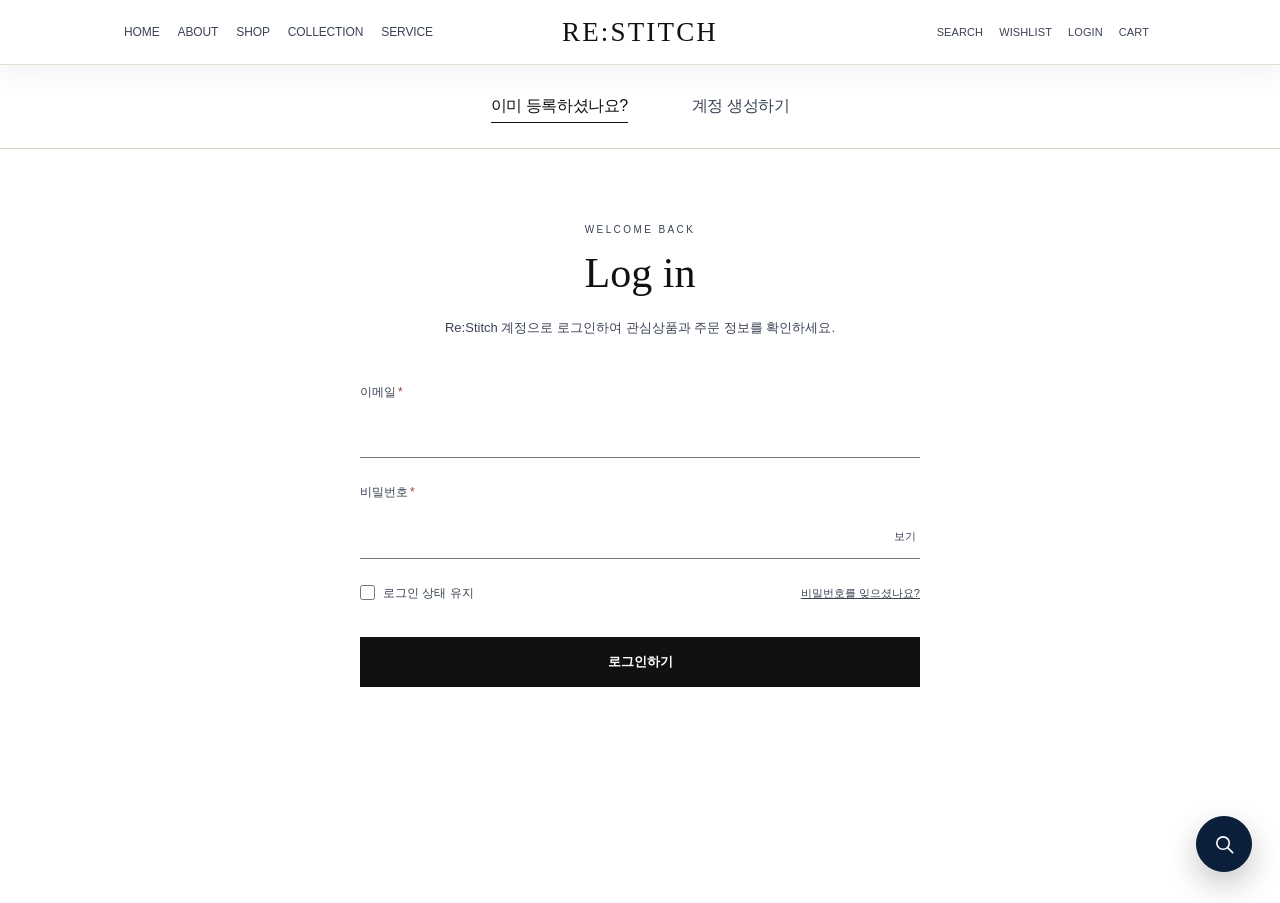
<file: login.html>
<!DOCTYPE html>
<html lang="ko">
<head>
  <meta charset="UTF-8" />
  <meta name="viewport" content="width=device-width, initial-scale=1.0" />
  <title>로그인 | Re:Stitch</title>
  <meta name="description" content="Re:Stitch 회원 로그인" />
  <link rel="icon" href="images/favicon.png" />
  <link rel="stylesheet" href="style.css?v=20260904-logo-font-1" />
</head>
<body>
  <header class="nav">
    <div class="nav-inner">
      <a href="index.html" class="logo" aria-label="RE:STITCH HOME">RE:STITCH</a>
      <button class="nav-toggle" aria-label="OPEN MENU">☰</button>
      <nav class="nav-menu">
        <a href="index.html">HOME</a><a href="about.html">ABOUT</a><a href="products.html">SHOP</a><a href="portfolio.html">COLLECTION</a><a href="contact.html">SERVICE</a>
      </nav>
      <div class="nav-actions" aria-label="QUICK ACTIONS">
        <button type="button" data-quick-action="search" aria-label="SEARCH" title="SEARCH"><svg aria-hidden="true" viewBox="0 0 24 24"><circle cx="10.5" cy="10.5" r="6.5"/><path d="m15.5 15.5 5 5"/></svg><span>SEARCH</span></button>
        <button type="button" data-quick-action="wishlist" aria-label="WISHLIST" title="WISHLIST"><svg aria-hidden="true" viewBox="0 0 24 24"><path d="M20.8 5.8a5.5 5.5 0 0 0-7.8 0L12 6.9l-1.1-1.1a5.5 5.5 0 0 0-7.8 7.8L12 22l8.8-8.4a5.5 5.5 0 0 0 0-7.8Z"/></svg><span>WISHLIST</span></button>
        <button type="button" data-quick-action="login" aria-label="LOGIN" title="LOGIN"><svg aria-hidden="true" viewBox="0 0 24 24"><circle cx="12" cy="8" r="4"/><path d="M4.5 21a7.5 7.5 0 0 1 15 0"/></svg><span>LOGIN</span></button>
        <button type="button" data-quick-action="cart" aria-label="CART" title="CART"><svg aria-hidden="true" viewBox="0 0 24 24"><path d="M5 8h14l-1 13H6L5 8Z"/><path d="M9 9V6a3 3 0 0 1 6 0v3"/></svg><span>CART</span></button>
      </div>
    </div>
  </header>

  <main class="auth-page">
    <nav class="auth-switch" aria-label="회원 화면 전환">
      <a class="active" href="login.html" aria-current="page">이미 등록하셨나요?</a>
      <a href="signup.html">계정 생성하기</a>
    </nav>
    <section class="auth-card" aria-labelledby="login-title">
      <p class="auth-eyebrow">WELCOME BACK</p>
      <h1 id="login-title">Log in</h1>
      <p class="auth-intro">Re:Stitch 계정으로 로그인하여 관심상품과 주문 정보를 확인하세요.</p>
      <form class="auth-form" data-auth-form="login">
        <label class="auth-field"><span>이메일<em>*</em></span><input name="email" type="email" autocomplete="username" required /></label>
        <label class="auth-field"><span>비밀번호<em>*</em></span><span class="auth-password"><input name="password" type="password" autocomplete="current-password" required /><button type="button" data-password-toggle>보기</button></span></label>
        <div class="auth-form-row">
          <label class="auth-check"><input type="checkbox" name="remember" /> 로그인 상태 유지</label>
          <a href="#" data-auth-placeholder>비밀번호를 잊으셨나요?</a>
        </div>
        <button class="auth-submit" type="submit">로그인하기</button>
        <p class="auth-status" aria-live="polite"></p>
      </form>
    </section>
  </main>
  <script src="script.js"></script>
</body>
</html>
</file>
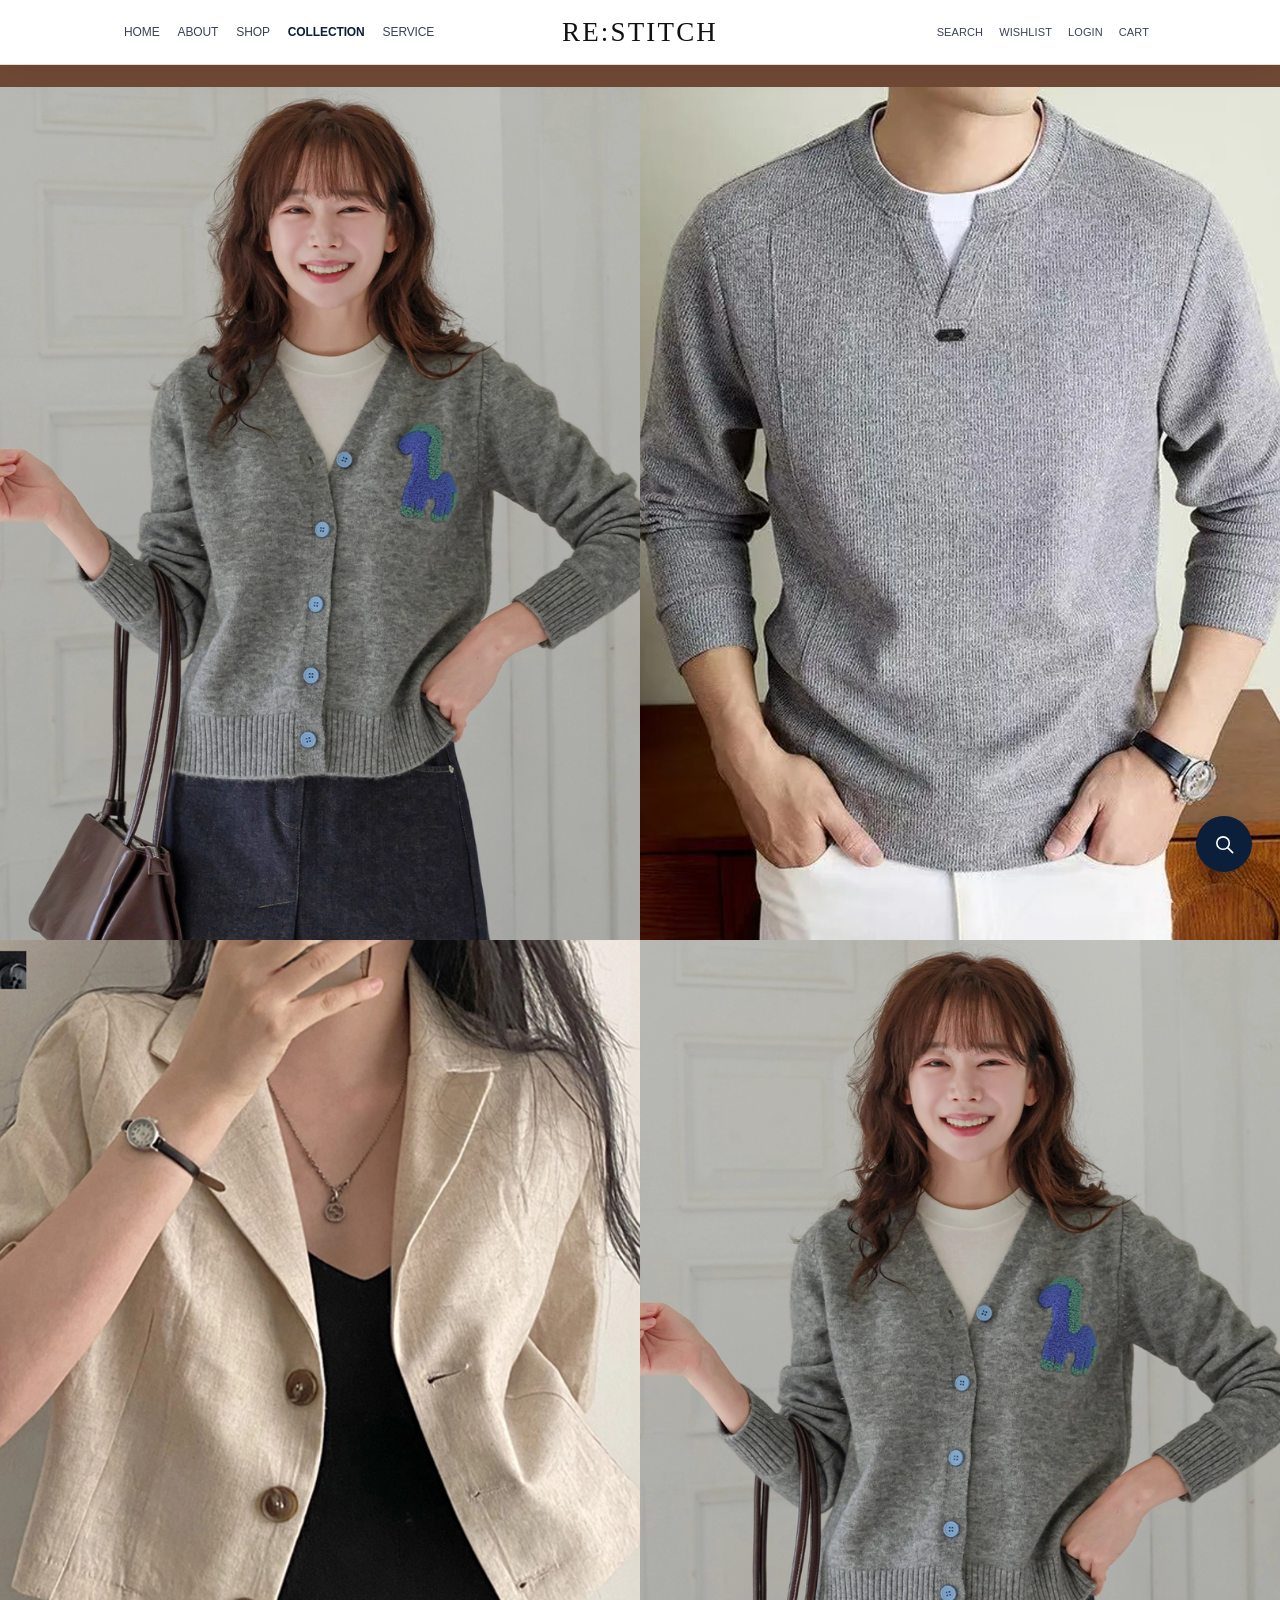
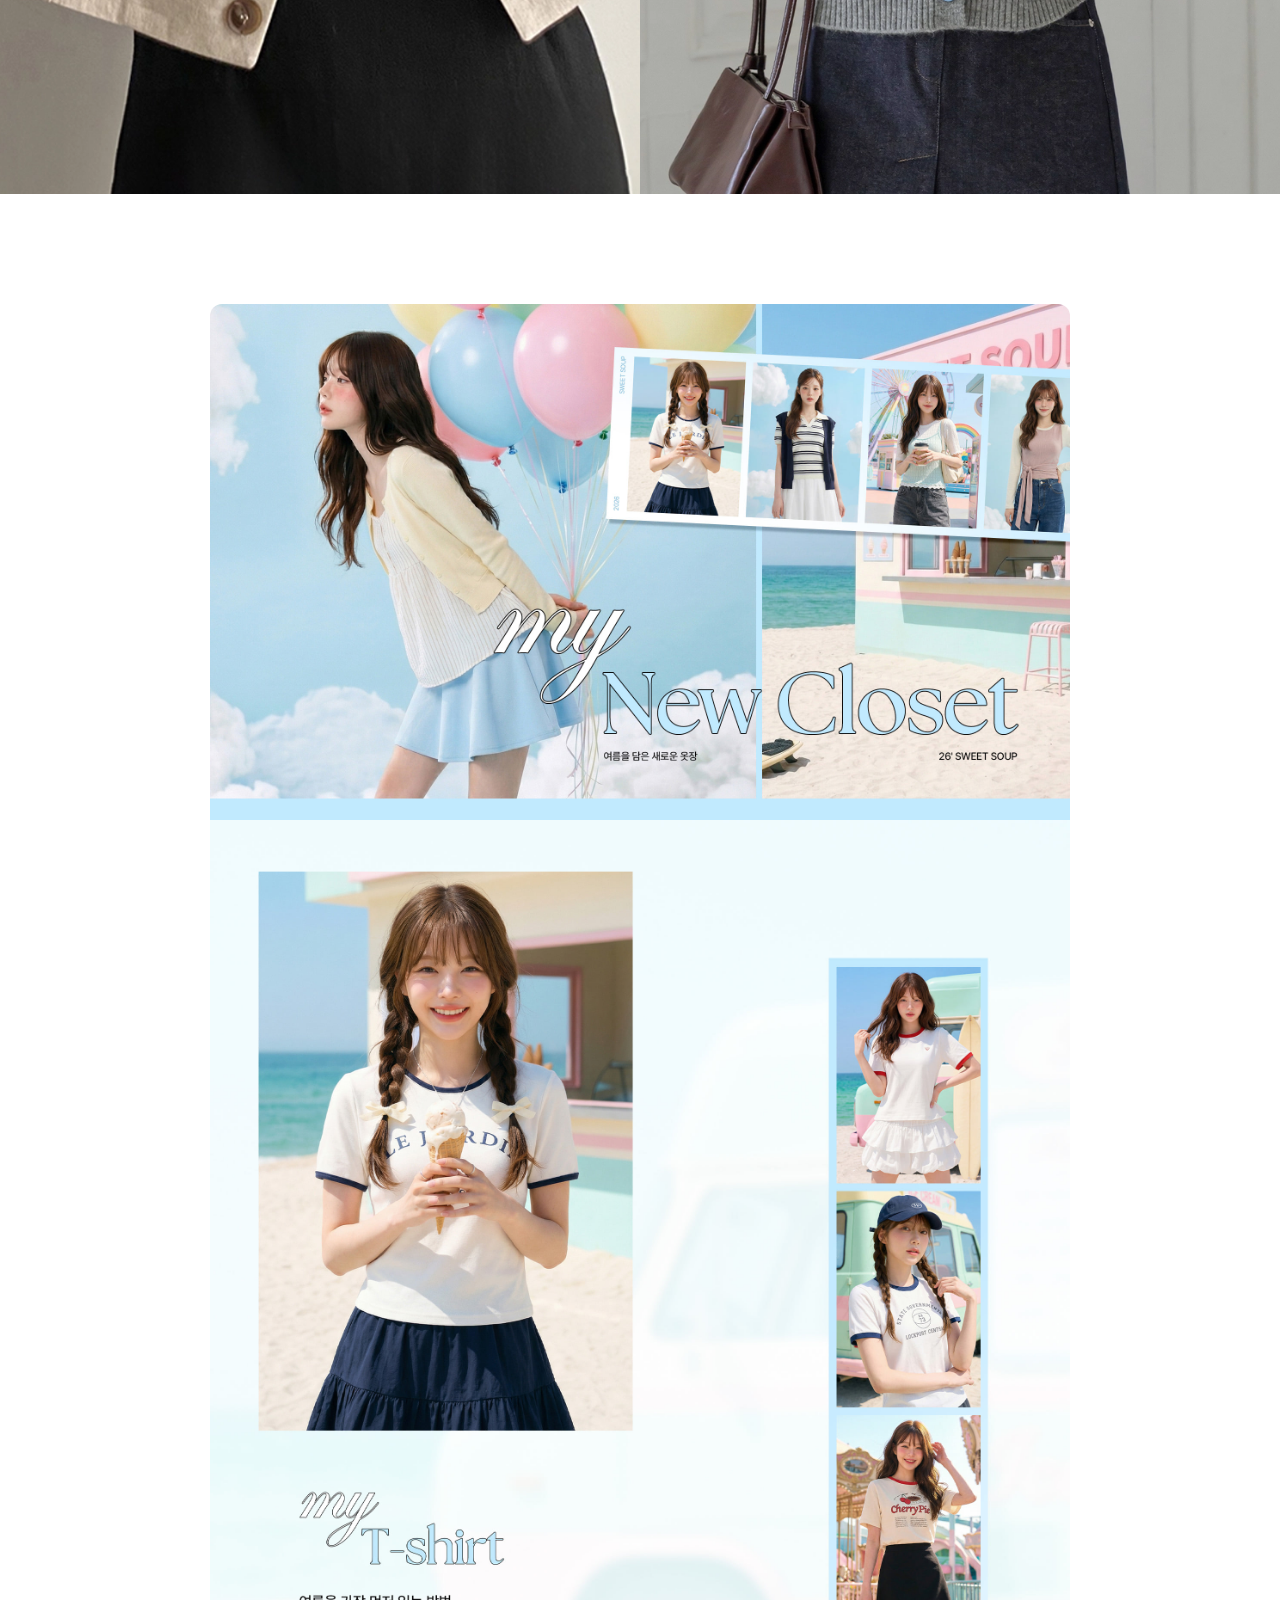
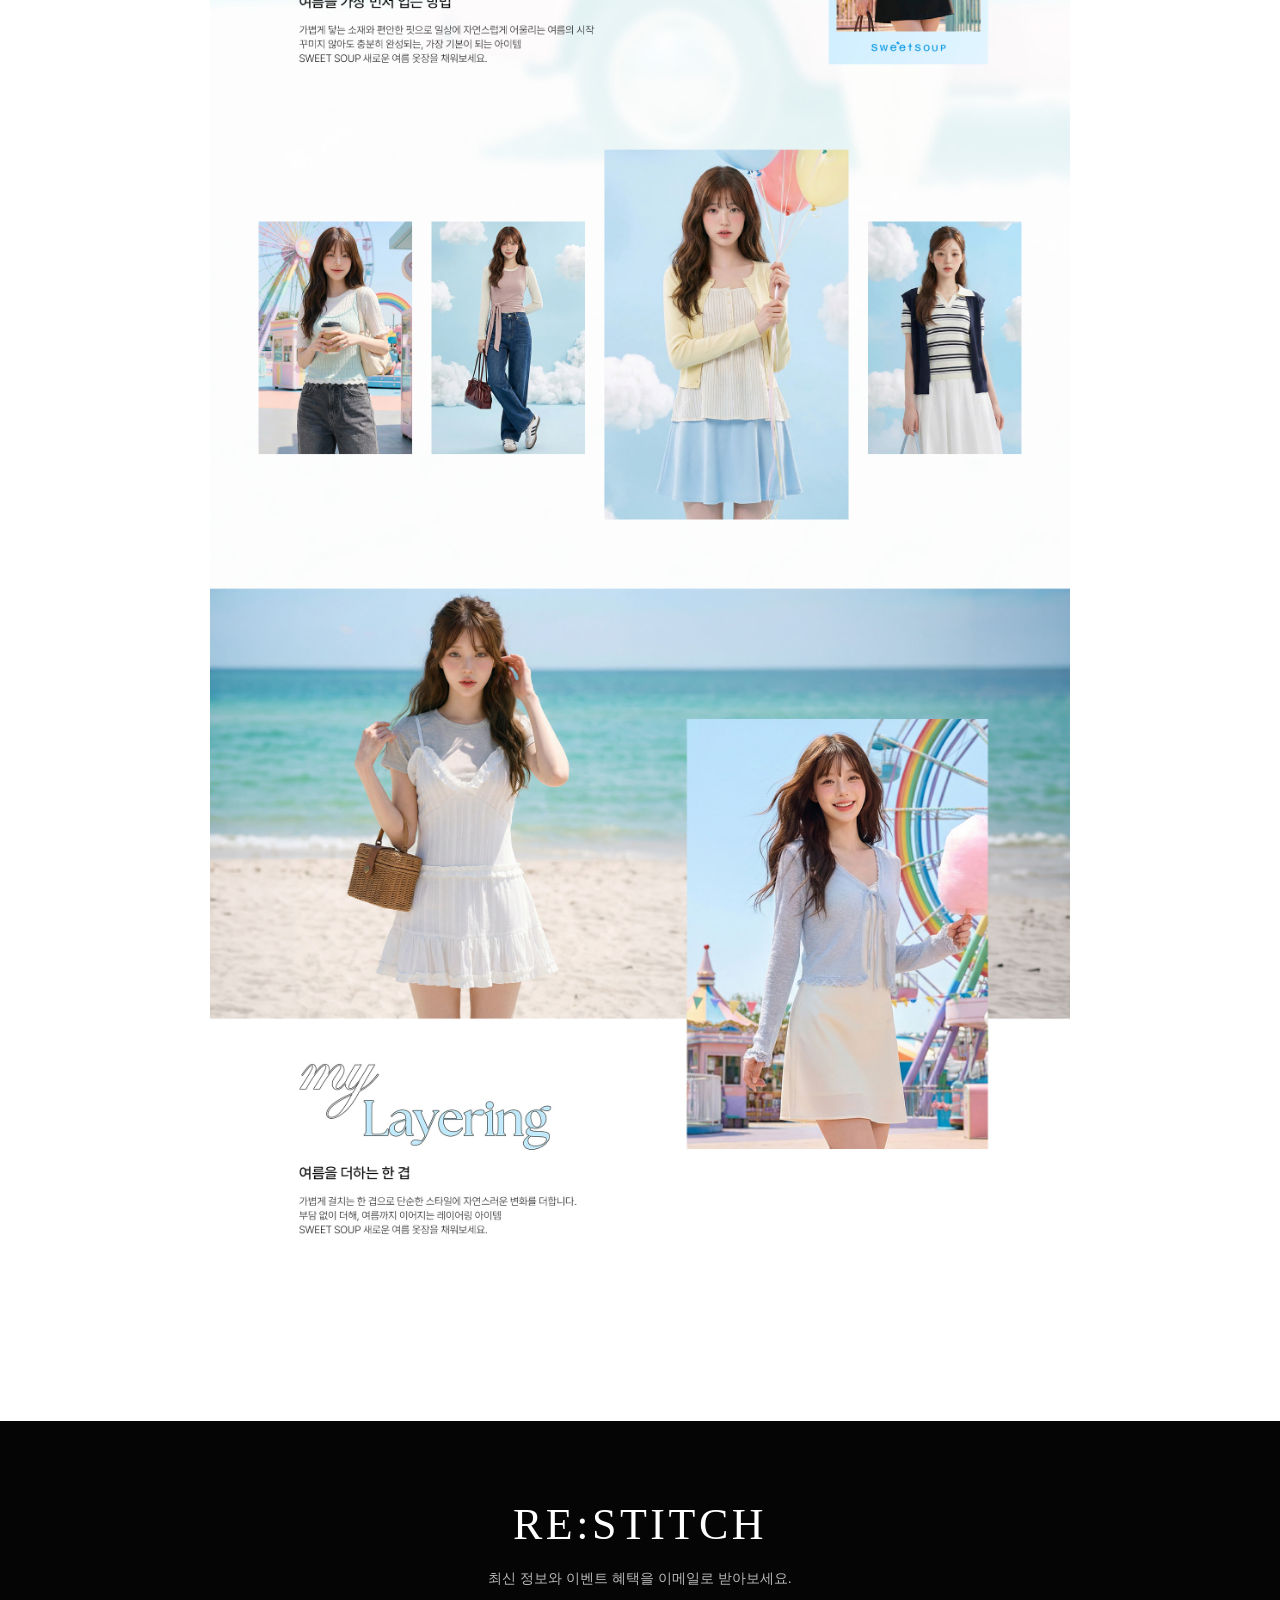
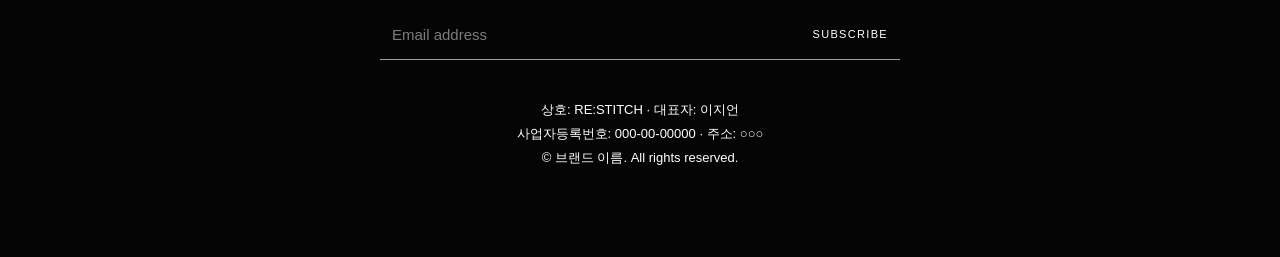
<file: portfolio.html>
<!DOCTYPE html>
<html lang="ko">
<head>
  <meta charset="UTF-8" />
  <meta name="viewport" content="width=device-width, initial-scale=1.0" />
  <title>포트폴리오 — 브랜드 이름</title>
  <meta name="description" content="브랜드의 작업 사례를 소개합니다." />
  <link rel="stylesheet" href="style.css?v=20260904-logo-font-1" />
  <link rel="stylesheet" href="rich-content.css?v=20260826-rich-editor-1" />
</head>
<body>

  <header class="nav">
    <a href="index.html" class="nav-showcase" aria-label="RE:STITCH HOME">
      <span class="nav-brand" aria-hidden="true">RE:STITCH</span>
    </a>
    <div class="nav-inner">
      <a href="index.html" class="logo" aria-label="RE:STITCH HOME">RE:STITCH</a>
      <button class="nav-toggle" type="button" aria-label="OPEN MENU" aria-controls="site-menu" aria-expanded="false">☰</button>
      <nav class="nav-menu" id="site-menu">
        <a href="index.html">HOME</a>
        <a href="about.html">ABOUT</a>
        <a href="products.html">SHOP</a>
        <a href="portfolio.html" class="active">COLLECTION</a>
        <a href="contact.html">SERVICE</a>
      </nav>
      <div class="nav-actions" aria-label="QUICK ACTIONS">
        <button type="button" data-quick-action="search" aria-label="SEARCH" title="SEARCH"><svg aria-hidden="true" viewBox="0 0 24 24"><circle cx="10.5" cy="10.5" r="6.5"/><path d="m15.5 15.5 5 5"/></svg><span>SEARCH</span></button>
        <button type="button" data-quick-action="wishlist" aria-label="WISHLIST" title="WISHLIST"><svg aria-hidden="true" viewBox="0 0 24 24"><path d="M20.8 5.8a5.5 5.5 0 0 0-7.8 0L12 6.9l-1.1-1.1a5.5 5.5 0 0 0-7.8 7.8L12 22l8.8-8.4a5.5 5.5 0 0 0 0-7.8Z"/></svg><span>WISHLIST</span></button>
        <button type="button" data-quick-action="login" aria-label="LOGIN" title="LOGIN"><svg aria-hidden="true" viewBox="0 0 24 24"><circle cx="12" cy="8" r="4"/><path d="M4.5 21a7.5 7.5 0 0 1 15 0"/></svg><span>LOGIN</span></button>
        <button type="button" data-quick-action="cart" aria-label="CART" title="CART"><svg aria-hidden="true" viewBox="0 0 24 24"><path d="M5 8h14l-1 13H6L5 8Z"/><path d="M9 9V6a3 3 0 0 1 6 0v3"/></svg><span>CART</span></button>
      </div>
    </div>
  </header>

  <div class="brand-top-rule" aria-hidden="true"></div>

  <section class="portfolio-hero" aria-label="포트폴리오 룩북">
    <figure><img src="images/products/look-01/1787721859194-2b0dbc5f.webp" alt="그레이 카디건 착용 화보" /></figure>
    <figure><img src="images/products/look-02/1787721875951-30515286.webp" alt="그레이 니트 착용 화보" /></figure>
    <figure><img src="images/products/look-03/1787721886985-b456d1fb.webp" alt="린넨 재킷 착용 화보" /></figure>
    <figure><img src="images/products/look-01/1787721859194-2b0dbc5f.webp" alt="그레이 카디건 착용 화보" /></figure>
  </section>

  <section class="section">
    <!-- 브랜드 담당자가 관리자에서 작성한 한 개의 포트폴리오 문서가 여기에 표시됩니다.
         학생은 이 컨테이너와 portfolio.js를 유지하고 CSS로 UI만 디자인하세요. -->
    <article id="portfolioContent" class="portfolio-content" aria-live="polite">
      <p class="portfolio-status">포트폴리오를 불러오는 중입니다.</p>
    </article>
  </section>

  <footer class="footer">
    <p class="logo footer-brand">RE:STITCH</p>
    <p class="footer-newsletter-copy">최신 정보와 이벤트 혜택을 이메일로 받아보세요.</p>
    <form class="footer-newsletter" action="mailto:hello@brand.com" method="post" enctype="text/plain">
      <label>
        <span class="visually-hidden">이메일 주소</span>
        <input type="email" name="email" placeholder="Email address" autocomplete="email" required />
      </label>
      <button type="submit">SUBSCRIBE</button>
    </form>
    <p class="biz">
      상호: RE:STITCH · 대표자: 이지언<br />
      사업자등록번호: 000-00-00000 · 주소: ○○○
    </p>
    <p>© 브랜드 이름. All rights reserved.</p>
  </footer>

  <script src="catalog.js?v=20260826-rich-editor-1"></script>
  <script src="portfolio.js"></script>
  <script src="script.js"></script>
</body>
</html>
</file>
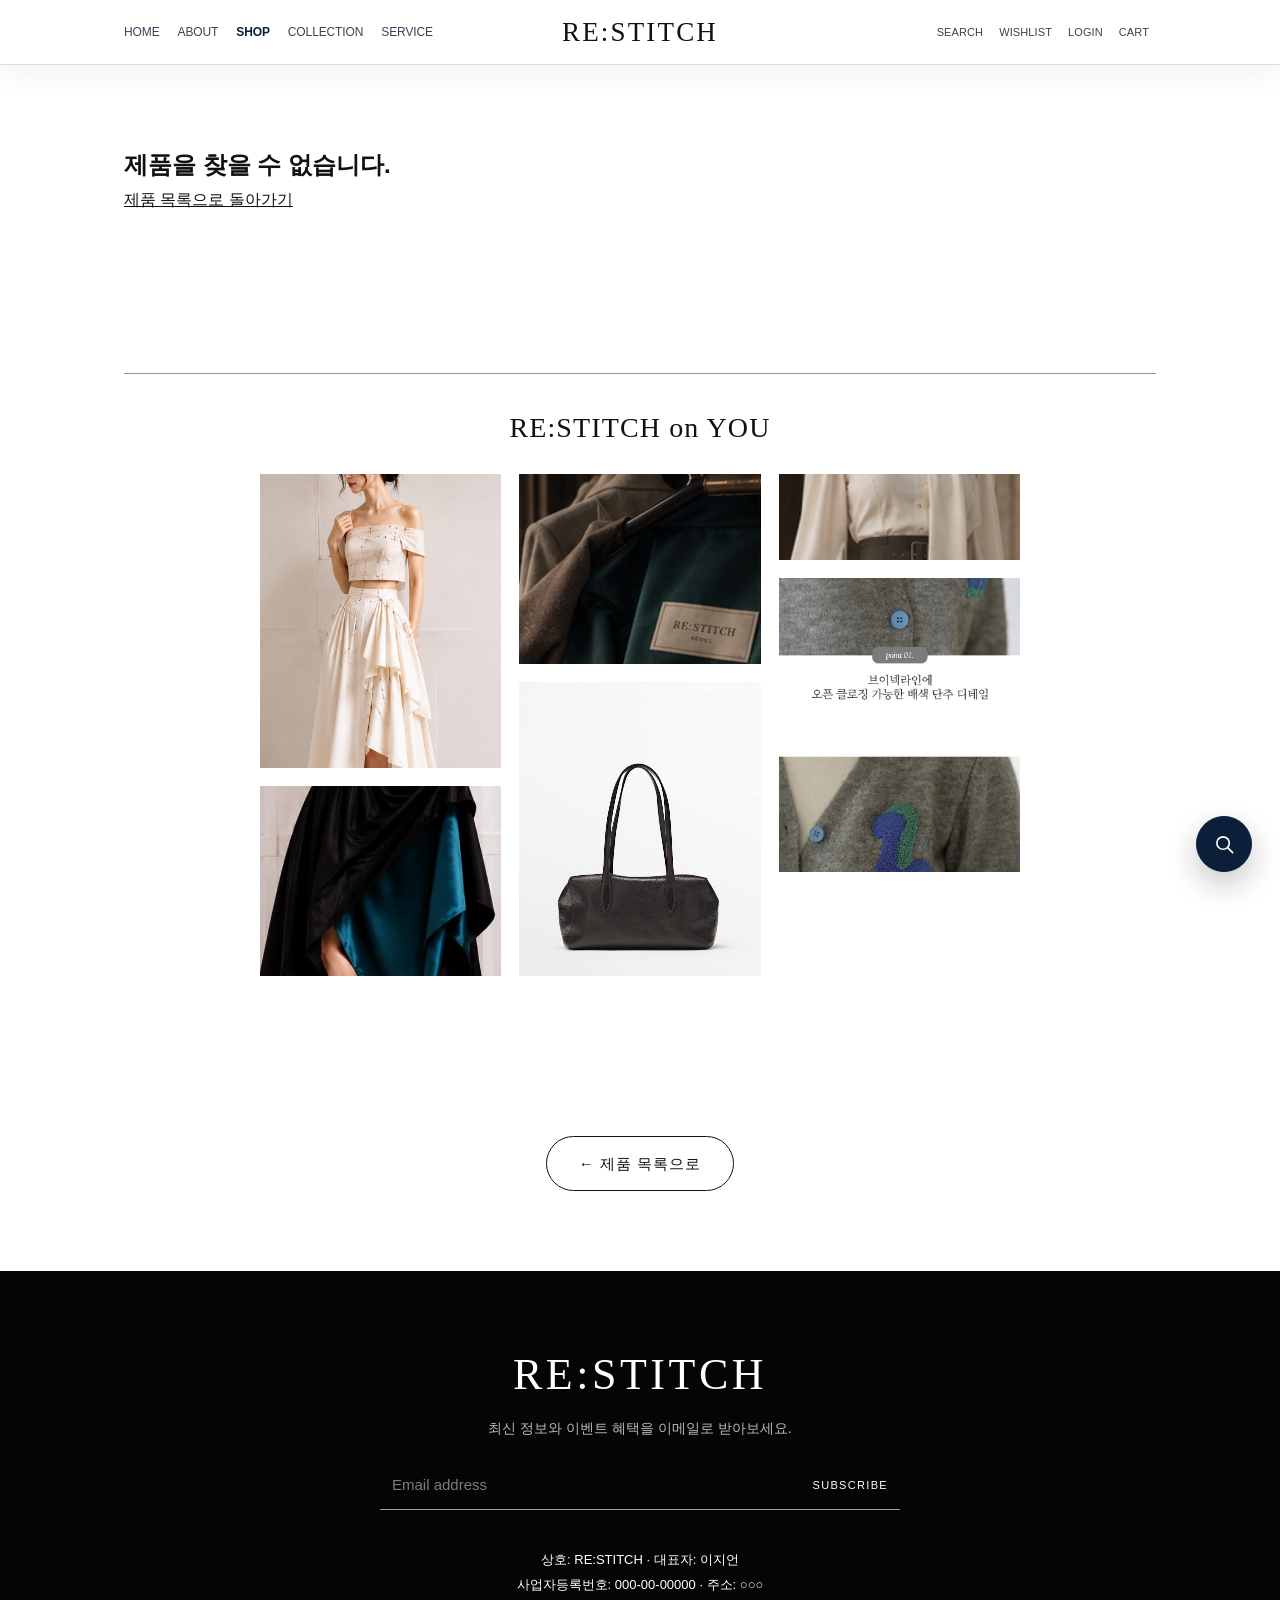
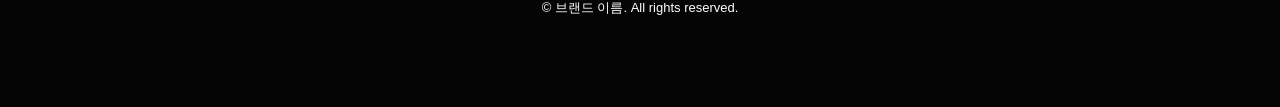
<file: product.html>
<!DOCTYPE html>
<html lang="ko">
<head>
  <meta charset="UTF-8" />
  <meta name="viewport" content="width=device-width, initial-scale=1.0" />
  <title>제품 상세 — 브랜드 이름</title>
  <meta name="description" content="제품 상세 정보" />
  <link rel="stylesheet" href="style.css?v=20260916-product-buy" />
  <link rel="stylesheet" href="rich-content.css?v=20260826-rich-editor-1" />
</head>
<body>

  <header class="nav">
    <a href="index.html" class="nav-showcase" aria-label="RE:STITCH HOME">
      <span class="nav-brand" aria-hidden="true">RE:STITCH</span>
    </a>
    <div class="nav-inner">
      <a href="index.html" class="logo" aria-label="RE:STITCH HOME">RE:STITCH</a>
      <button class="nav-toggle" type="button" aria-label="OPEN MENU" aria-controls="site-menu" aria-expanded="false">☰</button>
      <nav class="nav-menu" id="site-menu">
        <a href="index.html">HOME</a>
        <a href="about.html">ABOUT</a>
        <a href="products.html" class="active">SHOP</a>
        <a href="portfolio.html">COLLECTION</a>
        <a href="contact.html">SERVICE</a>
      </nav>
      <div class="nav-actions" aria-label="QUICK ACTIONS">
        <button type="button" data-quick-action="search" aria-label="SEARCH" title="SEARCH"><svg aria-hidden="true" viewBox="0 0 24 24"><circle cx="10.5" cy="10.5" r="6.5"/><path d="m15.5 15.5 5 5"/></svg><span>SEARCH</span></button>
        <button type="button" data-quick-action="wishlist" aria-label="WISHLIST" title="WISHLIST"><svg aria-hidden="true" viewBox="0 0 24 24"><path d="M20.8 5.8a5.5 5.5 0 0 0-7.8 0L12 6.9l-1.1-1.1a5.5 5.5 0 0 0-7.8 7.8L12 22l8.8-8.4a5.5 5.5 0 0 0 0-7.8Z"/></svg><span>WISHLIST</span></button>
        <button type="button" data-quick-action="login" aria-label="LOGIN" title="LOGIN"><svg aria-hidden="true" viewBox="0 0 24 24"><circle cx="12" cy="8" r="4"/><path d="M4.5 21a7.5 7.5 0 0 1 15 0"/></svg><span>LOGIN</span></button>
        <button type="button" data-quick-action="cart" aria-label="CART" title="CART"><svg aria-hidden="true" viewBox="0 0 24 24"><path d="M5 8h14l-1 13H6L5 8Z"/><path d="M9 9V6a3 3 0 0 1 6 0v3"/></svg><span>CART</span></button>
      </div>
    </div>
  </header>

  <!-- 브랜드 담당자가 만든 제품 정보와 상세 내용이 자동으로 채워집니다. -->
  <main id="product-detail" aria-live="polite">
    <section class="section"><p>제품 정보를 불러오는 중…</p></section>
  </main>

  <dialog id="purchaseDialog" class="purchase-dialog" aria-labelledby="purchaseDialogTitle">
    <section class="purchase-dialog-card">
      <header class="purchase-dialog-header">
        <div>
          <p class="purchase-dialog-eyebrow">PURCHASE</p>
          <h2 id="purchaseDialogTitle">구매 안내</h2>
        </div>
        <form method="dialog">
          <button class="purchase-dialog-close" type="submit" aria-label="구매 안내 닫기">×</button>
        </form>
      </header>
      <p id="purchaseDialogProduct" class="purchase-dialog-product"></p>
      <div id="purchaseDialogContent" class="purchase-dialog-content"></div>
      <form class="purchase-dialog-actions" method="dialog">
        <button class="btn" type="submit">확인</button>
      </form>
    </section>
  </dialog>

  <section class="section product-reference-gallery" id="product-reference-gallery" aria-labelledby="product-reference-gallery-title">
    <h2 id="product-reference-gallery-title">RE:STITCH on YOU</h2>
    <div class="product-reference-gallery-grid">
      <figure><img src="images/product-gallery-1.jpg" alt="아이보리 셋업 착용 모습" loading="lazy" /></figure>
      <figure><img src="images/product-gallery-2.png" alt="RE:STITCH 라벨과 소재 디테일" loading="lazy" /></figure>
      <figure><img src="images/product-gallery-3.png" alt="아이보리 블라우스와 스커트 착용 모습" loading="lazy" /></figure>
      <figure><img src="images/product-gallery-4.png" alt="블랙 드레스의 새틴 디테일" loading="lazy" /></figure>
      <figure><img src="images/sample-product-02-black-bag.jpg" alt="블랙 가죽 토트백" loading="lazy" /></figure>
      <figure><img src="images/products/look-01/1787721867694-3d3d0607.jpg" alt="니트 가디건 자수 디테일" loading="lazy" /></figure>
    </div>
    <script>
      // 갤러리 사진이 열릴 때마다 서로 다른 순서로 배치됩니다.
      // 사진 리스트는 HTML에 작성된 원래 순서대로 표시합니다.
    </script>
  </section>

  <section class="section product-back" id="product-back">
    <a href="products.html" class="btn ghost">← 제품 목록으로</a>
  </section>

  <footer class="footer">
    <p class="logo footer-brand">RE:STITCH</p>
    <p class="footer-newsletter-copy">최신 정보와 이벤트 혜택을 이메일로 받아보세요.</p>
    <form class="footer-newsletter" action="mailto:hello@brand.com" method="post" enctype="text/plain">
      <label>
        <span class="visually-hidden">이메일 주소</span>
        <input type="email" name="email" placeholder="Email address" autocomplete="email" required />
      </label>
      <button type="submit">SUBSCRIBE</button>
    </form>
    <p class="biz">
      상호: RE:STITCH · 대표자: 이지언<br />
      사업자등록번호: 000-00-00000 · 주소: ○○○
    </p>
    <p>© 브랜드 이름. All rights reserved.</p>
  </footer>

  <script src="script.js"></script>
  <script src="catalog.js?v=20260826-rich-editor-1"></script>
  <script>
    const productId = new URLSearchParams(location.search).get("id");

    function imageMarkup(source, alt, className, eager) {
      const safeSource = ProductCatalog.safeImageUrl(source);
      if (!safeSource) return "";
      return '<img class="' + className + '" src="' + ProductCatalog.escapeHtml(safeSource) +
        '" alt="' + ProductCatalog.escapeHtml(alt || "") + '" loading="' + (eager ? "eager" : "lazy") +
        '" onerror="this.parentElement.classList.add(\'product-image-placeholder\');this.remove()" />';
    }

    function renderHeroGallery(product, imageOverrides = []) {
      const esc = ProductCatalog.escapeHtml;
      const productImages = Array.isArray(product.images) ? product.images : [];
      const imageSources = imageOverrides.length
        ? productImages.concat(imageOverrides)
        : productImages;
      const images = imageSources
        .map((source) => ProductCatalog.safeImageUrl(source))
        .filter(Boolean);

      if (!images.length) {
        return '<div class="product-hero-image product-image-placeholder"></div>';
      }

      const slides = images.map((source, index) =>
        '<figure class="product-hero-image" data-carousel-slide role="group" aria-roledescription="슬라이드" ' +
          'aria-label="' + (index + 1) + ' / ' + images.length + '" aria-hidden="' + (index === 0 ? "false" : "true") + '">' +
          imageMarkup(source, product.name + " 이미지 " + (index + 1), "", index === 0) +
        "</figure>"
      ).join("");

      const controls = images.length > 1
        ? '<button class="product-carousel-button previous" type="button" data-carousel-previous aria-label="이전 이미지">←</button>' +
          '<button class="product-carousel-button next" type="button" data-carousel-next aria-label="다음 이미지">→</button>' +
          '<div class="product-carousel-footer">' +
            '<p class="product-carousel-count" aria-live="polite"><strong data-carousel-current>1</strong> / ' + images.length + "</p>" +
            '<div class="product-carousel-dots" aria-label="대표 이미지 선택">' +
              images.map((_, index) =>
                '<button class="product-carousel-dot" type="button" data-carousel-index="' + index + '" ' +
                  'aria-label="' + (index + 1) + '번째 이미지 보기" aria-current="' + (index === 0 ? "true" : "false") + '"></button>'
              ).join("") +
            "</div>" +
          "</div>"
        : "";

      return '<div class="product-hero-carousel' + (images.length > 1 ? " has-multiple" : "") + '" ' +
        'data-product-carousel aria-roledescription="캐러셀" aria-label="' + esc(product.name) + ' 대표 이미지">' +
          '<div class="product-carousel-viewport"><div class="product-carousel-track">' + slides + "</div></div>" +
          controls +
        "</div>";
    }

    function setupProductCarousels() {
      document.querySelectorAll("[data-product-carousel]").forEach((carousel) => {
        const track = carousel.querySelector(".product-carousel-track");
        const viewport = carousel.querySelector(".product-carousel-viewport");
        const slides = Array.from(carousel.querySelectorAll("[data-carousel-slide]"));
        const dots = Array.from(carousel.querySelectorAll("[data-carousel-index]"));
        const currentLabel = carousel.querySelector("[data-carousel-current]");
        if (!track || !viewport || !slides.length) return;

        let current = 0;
        let touchStartX = 0;
        let touchStartY = 0;

        function showSlide(nextIndex) {
          current = (nextIndex + slides.length) % slides.length;
          track.style.transform = "translate3d(-" + (current * 100) + "%, 0, 0)";
          slides.forEach((slide, index) => slide.setAttribute("aria-hidden", String(index !== current)));
          dots.forEach((dot, index) => dot.setAttribute("aria-current", String(index === current)));
          if (currentLabel) currentLabel.textContent = String(current + 1);
        }

        // 오른쪽 썸네일 칸에서도 같은 슬라이드를 선택할 수 있도록 공개합니다.
        carousel.showProductSlide = showSlide;

        if (slides.length < 2) return;
        carousel.querySelector("[data-carousel-previous]")?.addEventListener("click", () => showSlide(current - 1));
        carousel.querySelector("[data-carousel-next]")?.addEventListener("click", () => showSlide(current + 1));
        dots.forEach((dot) => dot.addEventListener("click", () => showSlide(Number(dot.dataset.carouselIndex))));

        // 대표 이미지 영역을 클릭하면 다음 이미지로 이동합니다.
        viewport.addEventListener("click", (event) => {
          if (event.target.closest("button, a")) return;
          showSlide(current + 1);
        });

        carousel.addEventListener("keydown", (event) => {
          if (event.key === "ArrowLeft") showSlide(current - 1);
          else if (event.key === "ArrowRight") showSlide(current + 1);
          else if (event.key === "Home") showSlide(0);
          else if (event.key === "End") showSlide(slides.length - 1);
          else return;
          event.preventDefault();
        });

        viewport.addEventListener("touchstart", (event) => {
          const touch = event.changedTouches[0];
          touchStartX = touch.clientX;
          touchStartY = touch.clientY;
        }, { passive: true });

        viewport.addEventListener("touchend", (event) => {
          const touch = event.changedTouches[0];
          const distanceX = touch.clientX - touchStartX;
          const distanceY = touch.clientY - touchStartY;
          if (Math.abs(distanceX) < 45 || Math.abs(distanceX) <= Math.abs(distanceY)) return;
          showSlide(current + (distanceX < 0 ? 1 : -1));
        }, { passive: true });
      });
    }

    function setupProductInfoPreviews() {
      const carousel = document.querySelector("[data-product-carousel]");
      if (!carousel || typeof carousel.showProductSlide !== "function") return;

      document.querySelectorAll("[data-product-preview]").forEach((preview) => {
        if (preview.disabled) return;
        const index = Number(preview.dataset.productPreview);
        if (!Number.isInteger(index)) return;

        // 마우스 호버와 키보드 포커스 모두 큰 이미지 전환을 지원합니다.
        preview.addEventListener("mouseenter", () => carousel.showProductSlide(index));
        preview.addEventListener("focus", () => carousel.showProductSlide(index));
      });
    }

    function setupPurchaseDialog(product) {
      const trigger = document.querySelector("[data-purchase-dialog]");
      const dialog = document.getElementById("purchaseDialog");
      if (!trigger || !dialog) return;

      document.getElementById("purchaseDialogProduct").textContent = product.name || "";
      document.getElementById("purchaseDialogContent").textContent = String(product.buyNotice || "").trim() || "구매 방법은 브랜드에 문의해 주세요.";
      trigger.addEventListener("click", () => dialog.showModal());
      dialog.addEventListener("click", (event) => {
        if (event.target === dialog) dialog.close();
      });
    }

    function renderSection(section, product, index) {
      if (!section || !section.type) return "";
      const esc = ProductCatalog.escapeHtml;
      const rich = ProductCatalog.sanitizeRichText;

      if (section.type === "rich_text") {
        return '<section class="product-block product-rich-text">' + rich(section.body) + "</section>";
      }

      if (section.type === "full_image") {
        const image = imageMarkup(section.image, section.alt || product.name, "", false);
        if (!image) return "";
        const caption = section.caption ? "<figcaption>" + esc(section.caption) + "</figcaption>" : "";
        return '<figure class="product-block product-full-image">' + image + caption + "</figure>";
      }

      if (section.type === "image_text") {
        const image = imageMarkup(section.image, section.heading || product.name, "", false);
        const heading = section.heading ? "<h2>" + esc(section.heading) + "</h2>" : "";
        const reverse = section.imagePosition === "right" ? " reverse" : "";
        return '<section class="product-block product-image-text' + reverse + '">' +
          '<div class="product-block-image">' + image + "</div>" +
          '<div class="product-block-copy">' + heading + rich(section.body) + "</div></section>";
      }

      if (section.type === "gallery") {
        const columns = ["1", "2", "3"].includes(String(section.columns)) ? String(section.columns) : "2";
        const images = (Array.isArray(section.images) ? section.images : [])
          .map((source, imageIndex) => '<figure>' + imageMarkup(source, product.name + " 상세 이미지 " + (imageIndex + 1), "", false) + "</figure>")
          .join("");
        return images ? '<section class="product-block product-gallery columns-' + columns + '">' + images + "</section>" : "";
      }

      if (section.type === "highlight") {
        const heading = section.heading ? "<h2>" + esc(section.heading) + "</h2>" : "";
        return '<aside class="product-block product-highlight">' + heading + rich(section.body) + "</aside>";
      }

      return "";
    }

    ProductCatalog.loadVisibleProducts()
      .then((products) => {
        const product = products.find((item) => item.id === productId);
        if (!product) throw new Error("제품을 찾을 수 없습니다.");

        document.title = product.name + " — 제품 상세";
        const descriptionMeta = document.querySelector('meta[name="description"]');
        if (descriptionMeta) descriptionMeta.content = product.summary || product.name;

        const previewSources = product.id === "look-01"
          ? [
              "images/product-preview-1.png",
              "images/product-preview-2.png",
              "images/product-preview-3.png",
            ]
          : (Array.isArray(product.images) ? product.images : []);
        const esc = ProductCatalog.escapeHtml;
        const gallery = renderHeroGallery(product, product.id === "look-01" ? previewSources : []);
        const previewImages = previewSources
          .map((source) => ProductCatalog.safeImageUrl(source))
          .filter(Boolean)
          .slice(0, 3);
        const previews = Array.from({ length: 3 }, (_, index) => {
          const source = previewImages[index];
          const image = source
            ? imageMarkup(source, product.name + " 추가 이미지 " + (index + 1), "product-info-square-image", false)
            : "";
          const carouselIndex = product.id === "look-01" ? index + 1 : index;
          return '<button class="product-info-square" type="button" data-product-preview="' + carouselIndex + '"' +
            (source ? "" : " disabled") + ' aria-label="' + (index + 1) + '번째 이미지 크게 보기">' + image + "</button>";
        }).join("");

        const productLabel = String(product.label || product.category || "").trim();
        const visibleLabel = productLabel
          .replace(/\b(women|cardigan)\b/gi, "")
          .replace(/^[\s·•,/|]+|[\s·•,/|]+$/g, "")
          .replace(/[\s·•,/|]{2,}/g, " ");
        const tags = (Array.isArray(product.keywords) ? product.keywords : [])
          // 운영 데이터는 바꾸지 않고 상세 화면에서 요청하지 않은 분류만 숨깁니다.
          .filter((keyword) => !/^(women|cardigan)$/i.test(String(keyword).trim()))
          .map((keyword) => "<span>" + esc(keyword) + "</span>").join("");
        const price = product.price ? '<p class="product-price">' + esc(product.price) + "</p>" : "";
        const buyLink = ProductCatalog.safeExternalUrl(product.buyLink);
        const buyNotice = String(product.buyNotice || "").trim();
        const buyButton = buyLink
          ? '<a class="btn product-buy" href="' + esc(buyLink) + '" target="_blank" rel="noopener noreferrer">' +
            esc(product.buyLabel || "구매하기") + " <span aria-hidden=\"true\">↗</span></a>"
          : buyNotice
            ? '<button class="btn product-buy" type="button" data-purchase-dialog aria-haspopup="dialog">' +
              esc(product.buyLabel || "구매하기") + "</button>"
            : '<button class="btn product-buy" type="button" data-purchase-dialog aria-haspopup="dialog">' +
              esc(product.buyLabel || "구매하기") + "</button>";
        const wishlistButton =
          '<button class="product-wishlist" type="button" data-wishlist-toggle data-product-id="' + esc(product.id) +
          '" data-product-name="' + esc(product.name) + '" aria-pressed="false">' +
          '<span data-wishlist-icon aria-hidden="true">♡</span><span class="visually-hidden">좋아요</span></button>';


        let sections = Array.isArray(product.sections)
          ? product.sections.map((section, index) => renderSection(section, product, index)).join("")
          : "";

        // 예전 products.json의 description도 상세 내용으로 안전하게 표시합니다.
        if (!sections && product.description) {
          const paragraphs = String(product.description).split("\n\n")
            .map((text) => "<p>" + esc(text).replace(/\n/g, "<br />") + "</p>").join("");
          sections = '<section class="product-block product-rich-text">' + paragraphs + "</section>";
        }

        document.getElementById("product-detail").innerHTML =
          '<section class="section product-hero">' +
            '<div class="product-hero-gallery">' + gallery + "</div>" +
            '<div class="product-info">' +
              '<p class="k">' + esc(visibleLabel) + "</p>" +
              '<div class="product-title-row"><h1>' + esc(product.name) + "</h1>" + wishlistButton + "</div>" +
              '<p class="product-summary">' + esc(product.summary || "") + "</p>" +
              (tags ? '<div class="tags">' + tags + "</div>" : "") +
              price +
              buyButton +
              '<div class="product-info-squares" aria-label="추가 이미지 영역">' + previews + "</div>" +
              '<a class="quick-on-you-link product-on-you-link" href="#product-reference-gallery">RE:STITCH on You <span aria-hidden="true">↗</span></a>' +
            "</div>" +
          "</section>" +
          (sections ? '<div class="product-story">' + sections + "</div>" : "");

        setupProductCarousels();
        setupProductInfoPreviews();
        setupPurchaseDialog(product);
        if (typeof syncWishlistButtons === "function") syncWishlistButtons();
      })
      .catch(() => {
        document.getElementById("product-detail").innerHTML =
          '<section class="section"><h1>제품을 찾을 수 없습니다.</h1><p><a href="products.html">제품 목록으로 돌아가기</a></p></section>';
      });
  </script>
</body>
</html>
</file>
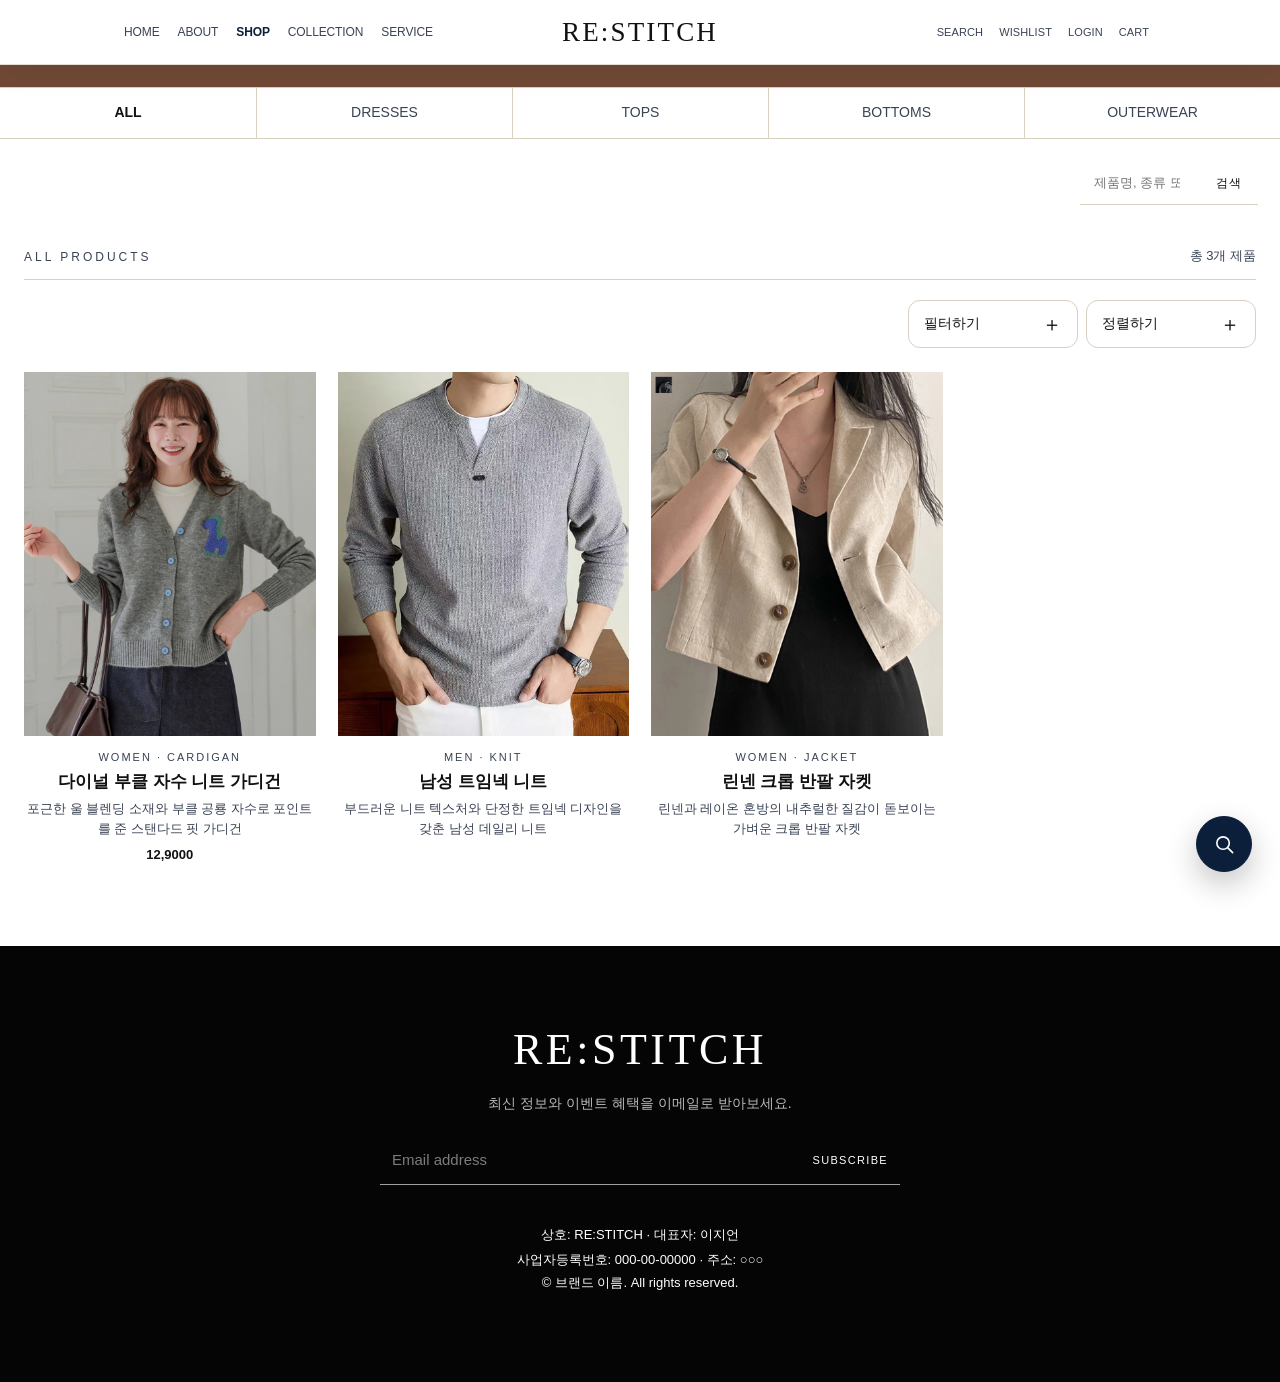
<file: products.html>
<!DOCTYPE html>
<html lang="ko">
<head>
  <meta charset="UTF-8" />
  <meta name="viewport" content="width=device-width, initial-scale=1.0" />
  <title>제품 — 브랜드 이름</title>
  <meta name="description" content="브랜드의 제품(컬렉션)을 소개합니다." />
  <link rel="stylesheet" href="style.css?v=20260904-logo-font-1" />
</head>
<body>

  <header class="nav">
    <a href="index.html" class="nav-showcase" aria-label="RE:STITCH HOME">
      <span class="nav-brand" aria-hidden="true">RE:STITCH</span>
    </a>
    <div class="nav-inner">
      <a href="index.html" class="logo" aria-label="RE:STITCH HOME">RE:STITCH</a>
      <button class="nav-toggle" type="button" aria-label="OPEN MENU" aria-controls="site-menu" aria-expanded="false">☰</button>
      <nav class="nav-menu" id="site-menu">
        <a href="index.html">HOME</a>
        <a href="about.html">ABOUT</a>
        <a href="products.html" class="active">SHOP</a>
        <a href="portfolio.html">COLLECTION</a>
        <a href="contact.html">SERVICE</a>
      </nav>
      <div class="nav-actions" aria-label="QUICK ACTIONS">
        <button type="button" data-quick-action="search" aria-label="SEARCH" title="SEARCH"><svg aria-hidden="true" viewBox="0 0 24 24"><circle cx="10.5" cy="10.5" r="6.5"/><path d="m15.5 15.5 5 5"/></svg><span>SEARCH</span></button>
        <button type="button" data-quick-action="wishlist" aria-label="WISHLIST" title="WISHLIST"><svg aria-hidden="true" viewBox="0 0 24 24"><path d="M20.8 5.8a5.5 5.5 0 0 0-7.8 0L12 6.9l-1.1-1.1a5.5 5.5 0 0 0-7.8 7.8L12 22l8.8-8.4a5.5 5.5 0 0 0 0-7.8Z"/></svg><span>WISHLIST</span></button>
        <button type="button" data-quick-action="login" aria-label="LOGIN" title="LOGIN"><svg aria-hidden="true" viewBox="0 0 24 24"><circle cx="12" cy="8" r="4"/><path d="M4.5 21a7.5 7.5 0 0 1 15 0"/></svg><span>LOGIN</span></button>
        <button type="button" data-quick-action="cart" aria-label="CART" title="CART"><svg aria-hidden="true" viewBox="0 0 24 24"><path d="M5 8h14l-1 13H6L5 8Z"/><path d="M9 9V6a3 3 0 0 1 6 0v3"/></svg><span>CART</span></button>
      </div>
    </div>
  </header>

  <div class="brand-top-rule" aria-hidden="true"></div>

  <!-- [작성서 05: 취급 품목] -->
  <section class="page-head product-brand-banner">
    <nav class="product-category-links" aria-label="제품군 바로가기">
      <a href="products.html#products" data-category="all">ALL</a>
      <a href="products.html?category=dresses#products" data-category="dresses">DRESSES</a>
      <a href="products.html?category=tops#products" data-category="tops">TOPS</a>
      <a href="products.html?category=bottoms#products" data-category="bottoms">BOTTOMS</a>
      <a href="products.html?category=outerwear#products" data-category="outerwear">OUTERWEAR</a>
    </nav>
  </section>

  <section class="catalog-search-band" id="catalog-search" aria-label="제품 검색">
    <form class="catalog-page-search" id="catalog-page-search" role="search">
      <label class="sr-only" for="catalog-search-input">제품 검색어</label>
      <input id="catalog-search-input" name="query" type="search" placeholder="제품명, 종류 또는 키워드를 검색하세요" />
      <button type="submit" aria-label="검색">검색</button>
    </form>
  </section>

  <!-- ===== 제품 목록 =====
       ★ 제품은 여기 HTML이 아니라 products.json 파일에서 관리합니다.
       products.json에 제품을 추가하면 이 목록과 상세 페이지에 자동으로 나타납니다. -->
  <section class="section product-showcase" id="products">
    <div class="product-showcase-head">
      <p class="eyebrow">ALL PRODUCTS</p>
      <p class="product-count" id="product-count" aria-live="polite">제품을 불러오는 중입니다</p>
    </div>
    <div class="catalog-toolbar">
      <button class="catalog-control" id="filter-toggle" type="button" aria-expanded="false" aria-controls="filter-menu">
        필터하기 <span aria-hidden="true">＋</span>
      </button>
      <button class="catalog-control" id="sort-toggle" type="button" aria-expanded="false" aria-controls="sort-menu">
        정렬하기 <span aria-hidden="true">＋</span>
      </button>

      <form class="catalog-menu filter-menu" id="filter-menu" hidden>
        <fieldset>
          <legend>제품 구분</legend>
          <label><input type="radio" name="productType" value="all" checked /> 전체</label>
          <label><input type="radio" name="productType" value="dresses" /> 드레스</label>
          <label><input type="radio" name="productType" value="tops" /> 상의</label>
          <label><input type="radio" name="productType" value="bottoms" /> 하의</label>
          <label><input type="radio" name="productType" value="outerwear" /> 아우터</label>
        </fieldset>
        <fieldset class="price-filter">
          <legend>가격대</legend>
          <div class="price-values">
            <output id="min-price-output" for="min-price">50,000원</output>
            <span aria-hidden="true">—</span>
            <output id="max-price-output" for="max-price">500,000원</output>
          </div>
          <label for="min-price">최소 가격</label>
          <input id="min-price" type="range" min="50000" max="500000" step="10000" value="50000" />
          <label for="max-price">최대 가격</label>
          <input id="max-price" type="range" min="50000" max="500000" step="10000" value="500000" />
        </fieldset>
        <div class="filter-actions">
          <button class="catalog-reset" id="filter-reset" type="button">초기화</button>
          <button class="catalog-apply" type="submit">제품 보기</button>
        </div>
      </form>

      <div class="catalog-menu sort-menu" id="sort-menu" role="menu" hidden>
        <button type="button" role="menuitemradio" aria-checked="true" data-sort="default">기본순</button>
        <button type="button" role="menuitemradio" aria-checked="false" data-sort="popular">인기순</button>
        <button type="button" role="menuitemradio" aria-checked="false" data-sort="price-low">낮은 가격순</button>
        <button type="button" role="menuitemradio" aria-checked="false" data-sort="price-high">높은 가격순</button>
        <button type="button" role="menuitemradio" aria-checked="false" data-sort="latest">최신순</button>
      </div>
    </div>
    <div class="grid product-grid" id="product-list">
      <!-- products.json 내용이 자동으로 채워집니다 -->
    </div>
  </section>

  <footer class="footer">
    <p class="logo footer-brand">RE:STITCH</p>
    <p class="footer-newsletter-copy">최신 정보와 이벤트 혜택을 이메일로 받아보세요.</p>
    <form class="footer-newsletter" action="mailto:hello@brand.com" method="post" enctype="text/plain">
      <label>
        <span class="visually-hidden">이메일 주소</span>
        <input type="email" name="email" placeholder="Email address" autocomplete="email" required />
      </label>
      <button type="submit">SUBSCRIBE</button>
    </form>
    <p class="biz">
      상호: RE:STITCH · 대표자: 이지언<br />
      사업자등록번호: 000-00-00000 · 주소: ○○○
    </p>
    <p>© 브랜드 이름. All rights reserved.</p>
  </footer>

  <script src="script.js"></script>
  <script src="catalog.js?v=20260826-rich-editor-1"></script>
  <script>
    // 필터와 정렬은 products.json 원본을 바꾸지 않고 현재 화면에만 적용됩니다.
    const productBox = document.getElementById("product-list");
    const productCount = document.getElementById("product-count");
    const filterToggle = document.getElementById("filter-toggle");
    const sortToggle = document.getElementById("sort-toggle");
    const filterMenu = document.getElementById("filter-menu");
    const sortMenu = document.getElementById("sort-menu");
    const minPrice = document.getElementById("min-price");
    const maxPrice = document.getElementById("max-price");
    const minPriceOutput = document.getElementById("min-price-output");
    const maxPriceOutput = document.getElementById("max-price-output");
    const catalogSearchForm = document.getElementById("catalog-page-search");
    const catalogSearchInput = document.getElementById("catalog-search-input");
    const categoryParam = new URLSearchParams(window.location.search).get("category");
    const allowedCategories = ["dresses", "tops", "bottoms", "outerwear"];
    const initialProductType = allowedCategories.includes(categoryParam) ? categoryParam : "all";
    let allProducts = [];
    let selectedSort = "default";
    let activeFilters = { productType: initialProductType, min: 50000, max: 500000 };
    const queryParam = new URLSearchParams(window.location.search).get("query") || "";
    let searchQuery = queryParam.trim().toLowerCase();
    if (queryParam) catalogSearchInput.value = queryParam;

    // 상단 제품군 링크로 들어오면 해당 필터를 바로 선택해 제품 목록에 적용합니다.
    filterMenu.elements.productType.value = initialProductType;
    const activeCategoryLink = document.querySelector('[data-category="' + initialProductType + '"]');
    if (activeCategoryLink) activeCategoryLink.setAttribute("aria-current", "page");

    function parsePrice(value) {
      const number = Number(String(value || "").replace(/[^0-9]/g, ""));
      return Number.isFinite(number) && number > 0 ? number : null;
    }

    function getProductType(product) {
      const words = [product.name, product.label, product.category]
        .concat(Array.isArray(product.keywords) ? product.keywords : [])
        .join(" ")
        .toLowerCase();
      // 제품명·라벨·카테고리의 한글과 영문을 함께 확인해 제품군을 자동 분류합니다.
      if (/아우터|재킷|자켓|코트|가디건|점퍼|블레이저|패딩|트렌치|(^|[^a-z])(outerwear|jacket|coat|cardigan|jumper|blazer|padding|trench)([^a-z]|$)/.test(words)) return "outerwear";
      if (/드레스|원피스|(^|[^a-z])(dress|dresses|gown|onepiece)([^a-z]|$)/.test(words)) return "dresses";
      if (/하의|바지|청바지|데님|스커트|치마|반바지|(^|[^a-z])(bottoms|pants|trousers|jeans|denim|skirt|shorts)([^a-z]|$)/.test(words)) return "bottoms";
      if (/상의|티셔츠|셔츠|블라우스|니트|스웨터|후디|후드|맨투맨|(^|[^a-z])(tops|top|t-shirt|shirt|blouse|knit|sweater|hoodie|sweatshirt)([^a-z]|$)/.test(words)) return "tops";
      return "all";
    }

    function renderProducts() {
      const priceFilterActive = activeFilters.min > 50000 || activeFilters.max < 500000;
      const products = allProducts
        .map((product, index) => ({ product, index, priceNumber: parsePrice(product.price) }))
        .filter((item) => {
          const productTypeMatches = activeFilters.productType === "all" || getProductType(item.product) === activeFilters.productType;
          const priceMatches = !priceFilterActive || (item.priceNumber !== null && item.priceNumber >= activeFilters.min && item.priceNumber <= activeFilters.max);
          const searchWords = [item.product.name, item.product.label, item.product.category]
            .concat(Array.isArray(item.product.keywords) ? item.product.keywords : [])
            .join(" ")
            .toLowerCase();
          const searchMatches = !searchQuery || searchWords.includes(searchQuery);
          return productTypeMatches && priceMatches && searchMatches;
        });

      if (selectedSort === "popular") {
        products.sort((a, b) => Number(Boolean(b.product.featured)) - Number(Boolean(a.product.featured)) || a.index - b.index);
      } else if (selectedSort === "price-low") {
        products.sort((a, b) => (a.priceNumber ?? Infinity) - (b.priceNumber ?? Infinity) || a.index - b.index);
      } else if (selectedSort === "price-high") {
        products.sort((a, b) => (b.priceNumber ?? -1) - (a.priceNumber ?? -1) || a.index - b.index);
      } else if (selectedSort === "latest") {
        products.sort((a, b) => b.index - a.index);
      }

      productCount.textContent = "총 " + products.length + "개 제품";
      if (!products.length) {
        productBox.innerHTML = '<p class="product-empty">조건에 맞는 제품이 없습니다.</p>';
        return;
      }

      productBox.innerHTML = products
        .map(({ product: p }) => {
          const image = ProductCatalog.safeImageUrl(p.images && p.images[0]);
          const img = image
            ? '<img src="' + ProductCatalog.escapeHtml(image) + '" alt="' + ProductCatalog.escapeHtml(p.name) + '" loading="lazy" decoding="async" onerror="this.remove()" />'
            : "";
          const price = p.price ? '<p class="price">' + ProductCatalog.escapeHtml(p.price) + "</p>" : "";
          return (
            '<article class="product-card-wrap">' +
              '<a class="card" href="product.html?id=' + encodeURIComponent(p.id) + '">' +
                '<div class="card-img">' + img + "</div>" +
                '<p class="k">' + ProductCatalog.escapeHtml(p.label || p.category || "") + "</p>" +
                "<h3>" + ProductCatalog.escapeHtml(p.name) + "</h3>" +
                "<p>" + ProductCatalog.escapeHtml(p.summary || "") + "</p>" + price +
              "</a>" +
              '<button class="card-wishlist" type="button" data-wishlist-toggle data-product-id="' + ProductCatalog.escapeHtml(p.id) +
                '" data-product-name="' + ProductCatalog.escapeHtml(p.name) + '" aria-pressed="false" aria-label="좋아요 표시">' +
                '<span data-wishlist-icon aria-hidden="true">♡</span>' +
              "</button>" +
            "</article>"
          );
        })
        .join("");
      if (typeof syncWishlistButtons === "function") syncWishlistButtons();
    }

    function setMenu(button, menu, open) {
      button.setAttribute("aria-expanded", String(open));
      button.querySelector("span").textContent = open ? "−" : "＋";
      menu.hidden = !open;
    }

    function formatPrice(value) {
      return Number(value).toLocaleString("ko-KR") + "원";
    }

    function updatePriceOutputs(changedInput) {
      if (Number(minPrice.value) > Number(maxPrice.value)) {
        if (changedInput === minPrice) maxPrice.value = minPrice.value;
        else minPrice.value = maxPrice.value;
      }
      minPriceOutput.textContent = formatPrice(minPrice.value);
      maxPriceOutput.textContent = formatPrice(maxPrice.value);
    }

    filterToggle.addEventListener("click", () => {
      const willOpen = filterMenu.hidden;
      setMenu(sortToggle, sortMenu, false);
      setMenu(filterToggle, filterMenu, willOpen);
    });

    sortToggle.addEventListener("click", () => {
      const willOpen = sortMenu.hidden;
      setMenu(filterToggle, filterMenu, false);
      setMenu(sortToggle, sortMenu, willOpen);
    });

    minPrice.addEventListener("input", () => updatePriceOutputs(minPrice));
    maxPrice.addEventListener("input", () => updatePriceOutputs(maxPrice));

    catalogSearchForm.addEventListener("submit", (event) => {
      event.preventDefault();
      searchQuery = catalogSearchInput.value.trim().toLowerCase();
      renderProducts();
    });

    catalogSearchInput.addEventListener("input", () => {
      if (catalogSearchInput.value) return;
      searchQuery = "";
      renderProducts();
    });

    filterMenu.addEventListener("submit", (event) => {
      event.preventDefault();
      activeFilters = {
        productType: filterMenu.elements.productType.value,
        min: Number(minPrice.value),
        max: Number(maxPrice.value)
      };
      renderProducts();
      setMenu(filterToggle, filterMenu, false);
    });

    document.getElementById("filter-reset").addEventListener("click", () => {
      filterMenu.reset();
      minPrice.value = "50000";
      maxPrice.value = "500000";
      activeFilters = { productType: "all", min: 50000, max: 500000 };
      updatePriceOutputs();
      renderProducts();
    });

    sortMenu.addEventListener("click", (event) => {
      const option = event.target.closest("[data-sort]");
      if (!option) return;
      selectedSort = option.dataset.sort;
      sortMenu.querySelectorAll("[data-sort]").forEach((button) => {
        button.setAttribute("aria-checked", String(button === option));
      });
      sortToggle.firstChild.textContent = option.textContent + " ";
      renderProducts();
      setMenu(sortToggle, sortMenu, false);
    });

    document.addEventListener("keydown", (event) => {
      if (event.key !== "Escape") return;
      setMenu(filterToggle, filterMenu, false);
      setMenu(sortToggle, sortMenu, false);
    });

    // 공개된 products.json 제품을 카드로 그립니다.
    ProductCatalog.loadVisibleProducts()
      .then((products) => {
        allProducts = products;
        renderProducts();
      })
      .catch(() => {
        productCount.textContent = "제품을 불러오지 못했습니다";
        productBox.innerHTML =
          "<p>제품을 불러오지 못했습니다. 로컬에서는 npx serve 로 미리보기 하세요.</p>";
      });
  </script>
</body>
</html>
</file>
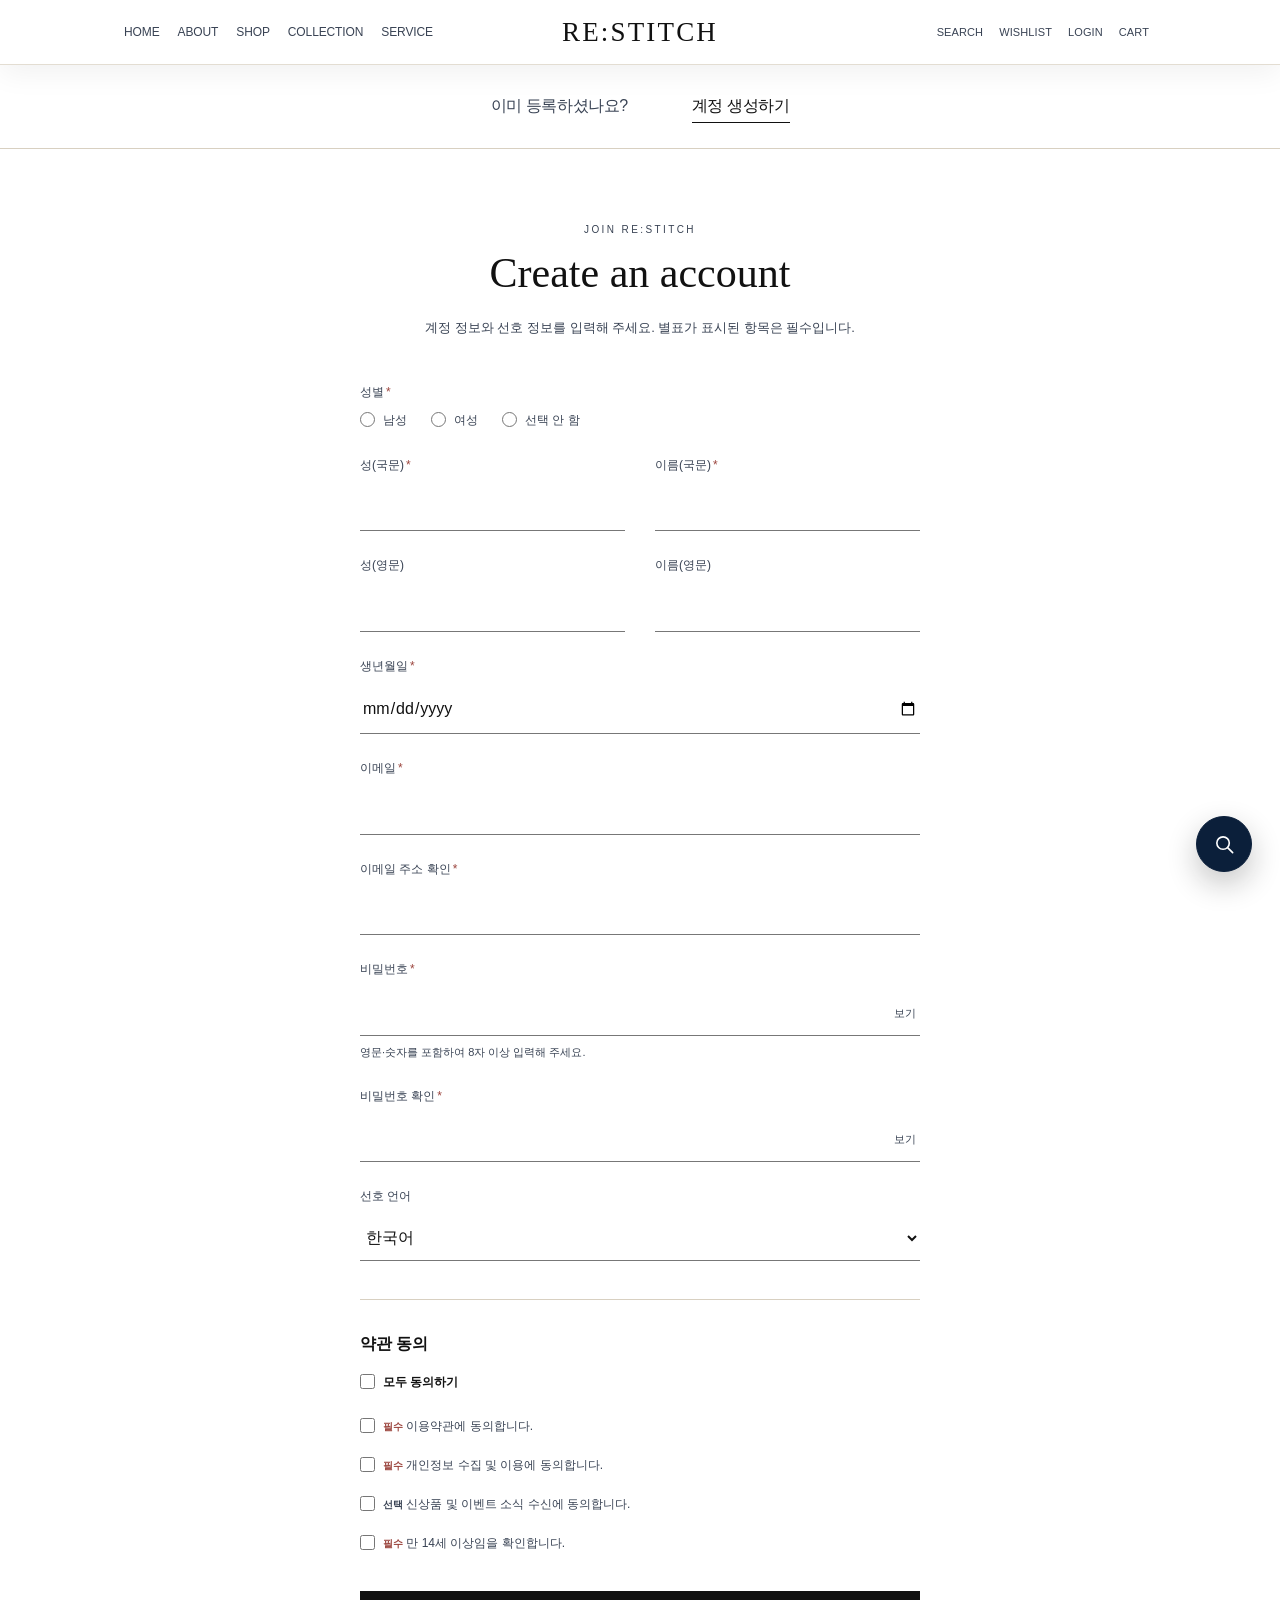
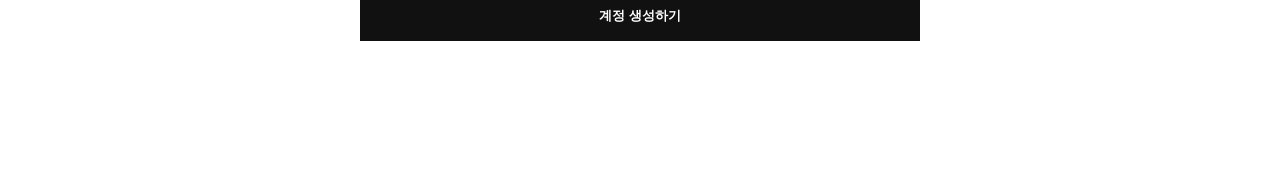
<file: signup.html>
<!DOCTYPE html>
<html lang="ko">
<head>
  <meta charset="UTF-8" />
  <meta name="viewport" content="width=device-width, initial-scale=1.0" />
  <title>계정 생성 | Re:Stitch</title>
  <meta name="description" content="Re:Stitch 회원 계정 생성" />
  <link rel="icon" href="images/favicon.png" />
  <link rel="stylesheet" href="style.css?v=20260904-logo-font-1" />
</head>
<body>
  <header class="nav">
    <div class="nav-inner">
      <a href="index.html" class="logo" aria-label="RE:STITCH HOME">RE:STITCH</a>
      <button class="nav-toggle" aria-label="OPEN MENU">☰</button>
      <nav class="nav-menu">
        <a href="index.html">HOME</a><a href="about.html">ABOUT</a><a href="products.html">SHOP</a><a href="portfolio.html">COLLECTION</a><a href="contact.html">SERVICE</a>
      </nav>
      <div class="nav-actions" aria-label="QUICK ACTIONS">
        <button type="button" data-quick-action="search" aria-label="SEARCH" title="SEARCH"><svg aria-hidden="true" viewBox="0 0 24 24"><circle cx="10.5" cy="10.5" r="6.5"/><path d="m15.5 15.5 5 5"/></svg><span>SEARCH</span></button>
        <button type="button" data-quick-action="wishlist" aria-label="WISHLIST" title="WISHLIST"><svg aria-hidden="true" viewBox="0 0 24 24"><path d="M20.8 5.8a5.5 5.5 0 0 0-7.8 0L12 6.9l-1.1-1.1a5.5 5.5 0 0 0-7.8 7.8L12 22l8.8-8.4a5.5 5.5 0 0 0 0-7.8Z"/></svg><span>WISHLIST</span></button>
        <button type="button" data-quick-action="login" aria-label="LOGIN" title="LOGIN"><svg aria-hidden="true" viewBox="0 0 24 24"><circle cx="12" cy="8" r="4"/><path d="M4.5 21a7.5 7.5 0 0 1 15 0"/></svg><span>LOGIN</span></button>
        <button type="button" data-quick-action="cart" aria-label="CART" title="CART"><svg aria-hidden="true" viewBox="0 0 24 24"><path d="M5 8h14l-1 13H6L5 8Z"/><path d="M9 9V6a3 3 0 0 1 6 0v3"/></svg><span>CART</span></button>
      </div>
    </div>
  </header>

  <main class="auth-page auth-page-signup">
    <nav class="auth-switch" aria-label="회원 화면 전환">
      <a href="login.html">이미 등록하셨나요?</a>
      <a class="active" href="signup.html" aria-current="page">계정 생성하기</a>
    </nav>
    <section class="auth-card" aria-labelledby="signup-title">
      <p class="auth-eyebrow">JOIN RE:STITCH</p>
      <h1 id="signup-title">Create an account</h1>
      <p class="auth-intro">계정 정보와 선호 정보를 입력해 주세요. 별표가 표시된 항목은 필수입니다.</p>
      <form class="auth-form" data-auth-form="signup">
        <fieldset class="auth-choice">
          <legend>성별<em>*</em></legend>
          <label><input type="radio" name="gender" value="male" required /> 남성</label>
          <label><input type="radio" name="gender" value="female" required /> 여성</label>
          <label><input type="radio" name="gender" value="other" required /> 선택 안 함</label>
        </fieldset>
        <div class="auth-field-grid">
          <label class="auth-field"><span>성(국문)<em>*</em></span><input name="lastName" autocomplete="family-name" required /></label>
          <label class="auth-field"><span>이름(국문)<em>*</em></span><input name="firstName" autocomplete="given-name" required /></label>
          <label class="auth-field"><span>성(영문)</span><input name="lastNameEnglish" autocomplete="family-name" /></label>
          <label class="auth-field"><span>이름(영문)</span><input name="firstNameEnglish" autocomplete="given-name" /></label>
        </div>
        <label class="auth-field"><span>생년월일<em>*</em></span><input name="birthdate" type="date" autocomplete="bday" required /></label>
        <label class="auth-field"><span>이메일<em>*</em></span><input name="email" type="email" autocomplete="email" required /></label>
        <label class="auth-field"><span>이메일 주소 확인<em>*</em></span><input name="emailConfirm" type="email" autocomplete="off" required /></label>
        <label class="auth-field"><span>비밀번호<em>*</em></span><span class="auth-password"><input name="password" type="password" minlength="8" autocomplete="new-password" required /><button type="button" data-password-toggle>보기</button></span><small>영문·숫자를 포함하여 8자 이상 입력해 주세요.</small></label>
        <label class="auth-field"><span>비밀번호 확인<em>*</em></span><span class="auth-password"><input name="passwordConfirm" type="password" minlength="8" autocomplete="new-password" required /><button type="button" data-password-toggle>보기</button></span></label>
        <label class="auth-field"><span>선호 언어</span><select name="language"><option value="ko">한국어</option><option value="en">English</option></select></label>
        <section class="auth-consents" aria-labelledby="consent-title">
          <h2 id="consent-title">약관 동의</h2>
          <label class="auth-check auth-check-all"><input type="checkbox" data-agree-all /> 모두 동의하기</label>
          <label class="auth-check"><input type="checkbox" name="terms" required data-required-consent /> <span><strong>필수</strong> 이용약관에 동의합니다.</span></label>
          <label class="auth-check"><input type="checkbox" name="privacy" required data-required-consent /> <span><strong>필수</strong> 개인정보 수집 및 이용에 동의합니다.</span></label>
          <label class="auth-check"><input type="checkbox" name="marketing" data-optional-consent /> <span><b>선택</b> 신상품 및 이벤트 소식 수신에 동의합니다.</span></label>
          <label class="auth-check"><input type="checkbox" name="age" required data-required-consent /> <span><strong>필수</strong> 만 14세 이상임을 확인합니다.</span></label>
        </section>
        <button class="auth-submit" type="submit">계정 생성하기</button>
        <p class="auth-status" aria-live="polite"></p>
      </form>
    </section>
  </main>
  <script src="script.js"></script>
</body>
</html>
</file>
<file: style.css>
/* ==========================================================
   ★ 브랜드 디자인 토큰 — 여기 값만 바꾸면 사이트 전체 톤이 바뀝니다
   (예: RE:STITCH → --bg:#F7F4EE; --ink:#111; --accent:#0E5A5A;)
   ========================================================== */
:root {
  --bg: #ffffff;        /* 모든 공개 화면의 흰색 기본 배경 */
  --surface: #ffffff;   /* 카드·패널도 흰색 베이스로 통일 */
  --ink: #111111;       /* 기본 글자색 */
  --ink-soft: #394354;  /* 보조 글자색 */
  --accent: #0b1f3a;    /* 딥 네이비 버튼·포인트 */
  --teal: #087f7a;      /* 보조 강조색 */
  --pattern-gray: #808080; /* 홈 하단 격자·점자 패턴용 중성 회색 */
  --brown: #704936;     /* 따뜻한 제목 포인트 */
  --line: #d8d0c1;      /* 테두리 선 */
  --pure-white: #ffffff;
  --pure-black: #050505;
  --banner-bg: #ffffff; /* 페이지 상단 배너도 흰색 베이스로 통일 */
  --banner-glow: #ffffff;
  --faq-accent: #b52d3f; /* FAQ 선택 항목 밑줄 */

  --font-main: -apple-system, "Apple SD Gothic Neo", "Noto Sans KR", sans-serif;
  --font-display: var(--font-main);  /* 제목용 폰트 (다르게 쓰고 싶으면 변경) */
  --font-script: "Kunstler Script", "Vladimir Script", "French Script MT", "Snell Roundhand", cursive;
  --font-elegant-ko: "Gungsuh", "궁서", "Nanum Myeongjo", "Noto Serif KR", serif;
  --font-editorial: Georgia, "Times New Roman", serif;
  --font-brand: "Bodoni MT", Didot, "Times New Roman", serif;

  --radius: 12px;
  --maxw: 1080px;
}

/* 브랜드 소개 페이지 전용 구성 */
.brand-banner { min-height: 300px; background: var(--ink); color: var(--bg); }
.brand-banner .eyebrow, .brand-banner .brand-tagline { color: color-mix(in srgb, var(--bg) 68%, transparent); }
.brand-banner .about-page-title { max-width: 900px; margin-top: 12px; color: var(--bg); font-size: clamp(34px, 9vw, 78px); line-height: 1.08; letter-spacing: -.06em; }
.brand-banner .brand-tagline { margin-top: 20px; font-family: var(--font-editorial); font-size: 16px; }
.about-copy-gap { margin-top: 24px; }
.about-philosophy-section { background: var(--surface); }
.about-lineage-section { border-block: 1px solid var(--line); }
.lineage-grid, .making-list { margin-top: 40px; border-top: 1px solid var(--line); }
.lineage-grid { display: grid; }
.lineage-grid article { padding: 22px 0 24px; border-bottom: 1px solid var(--line); }
.lineage-grid span, .making-list strong { color: var(--accent); font-size: 12px; font-weight: 700; letter-spacing: .1em; }
.lineage-grid p { margin-top: 10px; font-size: 16px; }
.lineage-signature, .closing-signature { margin-top: 34px; font-family: var(--font-editorial); font-size: 20px; font-style: italic; }
.making-list p { display: flex; flex-wrap: wrap; gap: 10px 16px; align-items: baseline; padding: 17px 0; border-bottom: 1px solid var(--line); }
.making-list strong { min-width: 170px; }
.making-list span { font-size: 15px; }
.about-closing-section { padding-bottom: 100px; }
@media (min-width: 720px) {
  .brand-banner { min-height: 430px; }
  .lineage-grid { grid-template-columns: repeat(3, minmax(0, 1fr)); }
  .lineage-grid article { min-height: 170px; padding: 24px 28px 24px 0; border-right: 1px solid var(--line); border-bottom: 0; }
  .lineage-grid article + article { padding-left: 28px; }
  .lineage-grid article:last-child { border-right: 0; }
  .making-list { max-width: 760px; }
}

/* ===== 기본값 (모바일 우선 — 기본이 휴대폰 화면) ===== */
* { margin: 0; padding: 0; box-sizing: border-box; }
html { scroll-behavior: smooth; -webkit-text-size-adjust: 100%; }
body { font-family: var(--font-main); color: var(--ink); background: var(--bg); line-height: 1.7; }
img { max-width: 100%; display: block; }
a { color: inherit; }

/* 우측 상단 액션의 호버 원형 배경과 테두리 효과 제거 */
.nav-actions a:hover,
.nav-actions a:focus-visible,
.nav-actions button:hover,
.nav-actions button:focus-visible { background: transparent; border-radius: 0; outline: 0; }

/* ===== 상단 메뉴 (모바일: 햄버거) ===== */
.nav { position: sticky; top: 0; z-index: 20; background: color-mix(in srgb, var(--bg) 92%, white); backdrop-filter: blur(8px); border-bottom: 1px solid var(--line); }
.nav-inner { max-width: var(--maxw); min-height: 62px; margin: 0 auto; padding: 10px 12px; display: flex; align-items: center; justify-content: space-between; position: relative; }
.logo { font-family: var(--font-brand); font-weight: 500; letter-spacing: .08em; text-decoration: none; font-size: 19px; }
.nav .logo { position: absolute; left: 56px; font-family: var(--font-script); font-size: 25px; font-weight: 400; line-height: 1; letter-spacing: .01em; white-space: nowrap; }
.nav-toggle { background: none; border: 0; font-size: 26px; line-height: 1; cursor: pointer; color: var(--ink); padding: 4px 8px; }
.nav-menu { display: none; position: absolute; top: 100%; left: 0; right: 0; flex-direction: column; background: var(--bg); border-bottom: 1px solid var(--line); padding: 8px 20px 16px; }
.nav-menu.open { display: flex; }
.nav-menu a { text-decoration: none; color: var(--ink-soft); font-size: 16px; padding: 12px 0; border-top: 1px solid var(--line); }
.nav-menu a.active { color: var(--ink); font-weight: 700; }
.nav-actions { margin-left: auto; display: flex; align-items: center; gap: 2px; }
.nav-actions a,
.nav-actions button { width: auto; min-width: 40px; height: 40px; padding: 0 7px; display: inline-flex; align-items: center; justify-content: center; border: 0; background: transparent; color: var(--ink); text-decoration: none; }
.nav-actions button { color: var(--ink-soft); font: inherit; cursor: pointer; transition: color .18s ease, background-color .18s ease; }
.nav-actions svg { display: none; }
.nav-actions span { display: block; font-size: 11px; font-weight: 400; line-height: 1; letter-spacing: .01em; white-space: nowrap; }
.nav-actions a:hover,
.nav-actions a:focus-visible,
.nav-actions button:hover,
.nav-actions button:focus-visible { background: var(--surface); color: var(--ink); border-radius: 50%; outline: 1px solid var(--line); }
.nav-actions [data-quick-action="wishlist"].has-items { color: var(--teal); }
.nav-actions [data-quick-action="wishlist"].has-items svg { fill: currentColor; }

@media (max-width: 600px) {
  .nav-actions { gap: 0; }
  .nav-actions button { min-width: 0; padding: 0 5px; }
  .nav-actions span { font-size: 10px; letter-spacing: -.04em; }
}

.floating-search { position: fixed; right: 18px; bottom: 18px; z-index: 18; display: grid; width: 56px; height: 56px; padding: 0; border: 1px solid var(--accent); border-radius: 50%; background: var(--accent); color: var(--bg); place-items: center; cursor: pointer; box-shadow: 0 12px 30px color-mix(in srgb, var(--ink) 24%, transparent); transition: transform .2s ease, box-shadow .2s ease; }
.floating-search:hover { transform: translateY(-3px); box-shadow: 0 16px 34px color-mix(in srgb, var(--ink) 30%, transparent); }
.floating-search:focus-visible { outline: 3px solid var(--bg); outline-offset: 3px; }
.floating-search svg { width: 23px; height: 23px; fill: none; stroke: currentColor; stroke-width: 1.7; stroke-linecap: round; }
.floating-quick-menu { position: fixed; right: 18px; bottom: 86px; z-index: 18; width: min(calc(100vw - 36px), 270px); display: grid; gap: 7px; padding: 10px; border: 1px solid var(--line); border-radius: 18px; background: var(--bg); box-shadow: 0 18px 46px color-mix(in srgb, var(--ink) 22%, transparent); }
.floating-quick-menu[hidden] { display: none; }
.floating-quick-menu button { min-height: 64px; display: grid; grid-template-columns: 38px minmax(0, 1fr); align-items: center; gap: 10px; padding: 9px 12px; border: 0; border-radius: 12px; background: transparent; color: var(--ink); font: inherit; text-align: left; cursor: pointer; }
.floating-quick-menu button:hover,
.floating-quick-menu button:focus-visible { background: var(--surface); outline: 0; }
.floating-quick-menu svg { width: 22px; height: 22px; fill: none; stroke: currentColor; stroke-width: 1.5; stroke-linecap: round; stroke-linejoin: round; }
.floating-quick-menu span { display: grid; gap: 1px; font-size: 14px; }
.floating-quick-menu small { color: var(--ink-soft); font-size: 9px; letter-spacing: 1.5px; }

/* ===== 오른쪽 상단 빠른 메뉴 팝업 ===== */
.quick-dialog { width: min(calc(100% - 32px), 460px); max-height: calc(100dvh - 32px); margin: auto; padding: 0; border: 0; border-radius: var(--radius); background: var(--bg); color: var(--ink); box-shadow: 0 24px 80px color-mix(in srgb, var(--ink) 28%, transparent); }
.quick-dialog::backdrop { background: color-mix(in srgb, var(--ink) 62%, transparent); backdrop-filter: blur(4px); }
.quick-dialog-card { padding: 24px; }
.quick-dialog-header { display: flex; align-items: flex-start; justify-content: space-between; gap: 20px; }
.quick-dialog-eyebrow { color: var(--ink-soft); font-size: 11px; letter-spacing: 2px; }
.quick-dialog-header h2 { margin-top: 4px; font-family: var(--font-display); font-size: 25px; line-height: 1.25; }
.quick-dialog-close { display: grid; width: 42px; height: 42px; padding: 0; border: 1px solid var(--line); border-radius: 50%; background: transparent; color: var(--ink); font-size: 25px; line-height: 1; place-items: center; cursor: pointer; }
.quick-dialog-content { margin-top: 24px; }
.quick-dialog-panel { padding: 22px; border-radius: var(--radius); background: var(--surface); }
.quick-dialog-message { font-size: 17px; }
.quick-dialog-detail { margin-top: 8px; color: var(--ink-soft); font-size: 14px; }
.quick-dialog-panel .btn { width: 100%; margin-top: 22px; text-align: center; }
.quick-dialog-empty { text-align: center; }
.login-form { display: grid; gap: 10px; }
.login-form label { font-size: 13px; font-weight: 700; }
.login-form input[type="email"],
.login-form input[type="password"] { width: 100%; min-height: 48px; padding: 12px 14px; border: 1px solid var(--line); border-radius: 8px; background: var(--bg); color: var(--ink); font: inherit; }
.login-form input:focus { border-color: var(--accent); outline: 2px solid color-mix(in srgb, var(--accent) 22%, transparent); }
.login-form .login-remember { min-height: 40px; display: flex; align-items: center; gap: 9px; color: var(--ink-soft); font-weight: 400; }
.login-form .btn { width: 100%; margin-top: 6px; }
.login-status { min-height: 24px; color: var(--ink-soft); font-size: 13px; text-align: center; }
.sr-only { position: absolute; width: 1px; height: 1px; padding: 0; overflow: hidden; clip: rect(0, 0, 0, 0); white-space: nowrap; border: 0; }
.quick-wishlist-item { display: grid; gap: 2px; min-height: 58px; padding: 11px 14px; border: 1px solid var(--line); border-radius: 8px; color: var(--ink); text-decoration: none; }
.quick-wishlist-item:hover,
.quick-wishlist-item:focus-visible { border-color: var(--accent); background: var(--surface); outline: 0; }
.quick-wishlist { display: grid; gap: 8px; }

/* 상단 전용 검색 창 */
.quick-dialog[data-view="search"] { width: min(calc(100% - 28px), 620px); border-radius: 2px; background: var(--bg); }
.quick-dialog[data-view="search"] .quick-dialog-card { padding: clamp(26px, 5vw, 44px); }
.quick-dialog[data-view="search"] .quick-dialog-eyebrow { letter-spacing: .28em; }
.quick-dialog[data-view="search"] .quick-dialog-header h2 { margin-top: 8px; font-family: var(--font-elegant-ko); font-size: clamp(27px, 5vw, 36px); font-weight: 400; }
.quick-dialog[data-view="search"] .quick-dialog-close { width: 36px; height: 36px; border-color: transparent; border-radius: 0; font-size: 22px; }
.quick-dialog[data-view="search"] .quick-dialog-close:hover { border-color: var(--line); background: var(--surface); }
.quick-dialog[data-view="search"] .quick-dialog-content { margin-top: 34px; }
.header-search-form { display: grid; gap: 0; }
.header-search-control { display: grid; grid-template-columns: minmax(0, 1fr) auto; border-bottom: 1px solid var(--ink); }
.header-search-control input { min-width: 0; min-height: 56px; padding: 12px 4px; border: 0; background: transparent; color: var(--ink); font: inherit; font-size: 16px; }
.header-search-control input::placeholder { color: color-mix(in srgb, var(--ink-soft) 72%, transparent); }
.header-search-control input:focus { outline: 0; }
.header-search-control button { min-width: 72px; min-height: 56px; padding: 0 16px; border: 0; background: var(--ink); color: var(--bg); font: inherit; font-size: 12px; font-weight: 600; cursor: pointer; }
.header-search-control button:hover, .header-search-control button:focus-visible { background: var(--pure-white); color: var(--pure-black); outline: 0; }
.header-search-hint { margin-top: 12px; color: var(--ink-soft); font-size: 11px; }
.header-search-recommend { margin-top: 34px; padding-top: 22px; border-top: 1px solid var(--line); }
.header-search-recommend > p { color: var(--ink-soft); font-size: 10px; letter-spacing: .15em; }
.header-search-recommend > div { display: flex; flex-wrap: wrap; gap: 8px; margin-top: 14px; }
.header-search-recommend a { padding: 7px 13px; border: 1px solid var(--line); border-radius: 999px; color: var(--ink-soft); font-size: 12px; text-decoration: none; }
.header-search-recommend a:hover, .header-search-recommend a:focus-visible { border-color: var(--ink); color: var(--ink); outline: 0; }
.service-quick-links { display: grid; }
.service-quick-links a { min-height: 52px; display: flex; align-items: center; justify-content: space-between; gap: 16px; padding: 11px 4px; border-bottom: 1px solid var(--line); color: var(--ink); text-decoration: none; font-size: 15px; }
.service-quick-links a:hover,
.service-quick-links a:focus-visible { padding-inline: 10px; background: var(--surface); outline: 0; }
.service-links-divider { height: 18px; margin-top: 18px; border-top: 1px solid var(--ink); }
.service-quick-links .service-faq-link { border-bottom: 0; font-weight: 700; }

/* ===== FAQ ===== */
.faq-page-head { text-align: left; }
.faq-page-head h1 { font-size: clamp(42px, 11vw, 76px); letter-spacing: .06em; }
.faq-page-head p:last-child { max-width: 560px; margin-inline: auto; text-align: center; }
.faq-content { max-width: 920px; }
.faq-layout { display: grid; grid-template-columns: 1fr; gap: 42px; }
.faq-sidebar-title { margin-bottom: 22px; font-size: 28px; line-height: 1; }
.faq-sidebar nav { display: grid; gap: 0; }
.faq-sidebar a { width: fit-content; padding: 10px 0; color: var(--ink-soft); font-size: 15px; text-decoration: none; }
.faq-sidebar a:hover, .faq-sidebar a:focus-visible { color: var(--ink); }
.faq-sidebar a.is-active { color: var(--ink); font-weight: 800; border-bottom: 5px solid var(--faq-accent); }
.faq-main h2 { margin-bottom: 28px; font-size: clamp(24px, 3.8vw, 32px); font-weight: 700; }
.faq-list { display: grid; gap: 18px; margin-top: 30px; }
.faq-list details { border: 0; }
.faq-list summary { display: block; width: fit-content; min-height: 0; padding: 7px 0; color: var(--ink); font-size: clamp(16px, 2.7vw, 21px); font-weight: 500; letter-spacing: .015em; line-height: 1.5; cursor: pointer; list-style: none; }
.faq-list summary::-webkit-details-marker { display: none; }
.faq-list summary::after { display: none; }
.faq-list details[open] summary { border-bottom: 5px solid var(--faq-accent); font-weight: 700; }
.faq-list details p { max-width: 720px; margin-top: 8px; padding: 14px 18px; border-left: 2px solid var(--line); color: var(--ink-soft); font-size: 14px; }
.faq-contact-note { display: flex; flex-wrap: wrap; align-items: center; justify-content: space-between; gap: 18px; margin-top: 44px; padding: 24px; background: var(--surface); }
.faq-contact-note .btn { white-space: nowrap; }

/* ===== 착용 스냅 리뷰 ===== */
.review-page { max-width: 1220px; margin: 0 auto; padding: 48px 22px 90px; }
.review-page-head { padding-bottom: 34px; border-bottom: 1px solid var(--line); }
.review-page-head.brand-banner { padding: 44px 28px 34px; background: linear-gradient(135deg, var(--banner-glow), var(--banner-bg)); }
.review-page-head h1 { margin-top: 6px; font-size: clamp(32px, 7vw, 56px); }
.review-page-head > p:last-child { margin-top: 8px; color: var(--ink-soft); }
.review-layout { display: grid; gap: 42px; margin-top: 42px; }
.review-snap-gallery { display: grid; grid-template-columns: repeat(3, 1fr); gap: 10px; }
.review-snap-placeholder { aspect-ratio: 3 / 4; display: grid; place-content: center; background: linear-gradient(145deg, var(--banner-glow), var(--banner-bg)); color: var(--ink); text-align: center; font-family: var(--font-editorial); font-size: 13px; letter-spacing: 2px; }
.review-snap-placeholder span { margin-top: 6px; color: var(--ink-soft); font-size: 9px; }
.review-form { display: grid; gap: 20px; }
.review-product-label { padding-bottom: 16px; border-bottom: 1px solid var(--line); color: var(--ink-soft); font-size: 13px; }
.review-product-label strong { display: block; margin-top: 4px; color: var(--ink); font-size: 18px; }
.review-form label { display: grid; gap: 8px; color: var(--ink-soft); font-size: 13px; }
.review-form input[type="file"], .review-form input[type="number"], .review-form select, .review-form textarea { width: 100%; min-height: 48px; padding: 11px 13px; border: 1px solid var(--line); background: var(--bg); color: var(--ink); font: inherit; }
.review-form textarea { resize: vertical; }
.review-fields { display: grid; grid-template-columns: 1fr; gap: 16px; }
.review-file-help { color: var(--ink-soft); font-size: 12px; }
.review-check { display: flex !important; align-items: center; gap: 9px; }
.review-check input { width: 18px; height: 18px; accent-color: var(--accent); }
.review-submit { width: fit-content; min-width: 180px; }
.review-status { min-height: 24px; color: var(--ink-soft); font-size: 13px; }

/* ===== 이메일 문의 페이지 ===== */
.email-inquiry-page { width: min(100%, 1120px); margin: 0 auto; padding: 54px 22px 80px; }
.email-inquiry-page-head { padding-bottom: 34px; border-bottom: 1px solid var(--line); }
.email-inquiry-page-head .eyebrow { color: var(--ink-soft); font-size: 11px; letter-spacing: 2px; }
.email-inquiry-page-head h1 { margin-top: 6px; font-family: var(--font-brand); font-size: clamp(34px, 6vw, 52px); font-weight: 500; line-height: 1.2; }
.email-inquiry-page-head > p:last-child { max-width: 720px; margin-top: 10px; color: var(--ink-soft); }
.email-inquiry-form fieldset { margin-top: 44px; padding: 0; border: 0; }
.email-inquiry-form legend { width: 100%; margin-bottom: 24px; padding-bottom: 12px; border-bottom: 1px solid var(--line); font-size: 22px; font-weight: 800; }
.email-inquiry-form label { display: grid; gap: 9px; color: var(--ink-soft); font-size: 14px; }
.email-inquiry-form input[type="email"],
.email-inquiry-form input[type="text"],
.email-inquiry-form select,
.email-inquiry-form textarea { width: 100%; min-height: 54px; padding: 14px 16px; border: 1px solid var(--line); border-radius: 0; background: var(--bg); color: var(--ink); font: inherit; }
.email-inquiry-form textarea { min-height: 210px; resize: vertical; }
.email-inquiry-form input:focus,
.email-inquiry-form select:focus,
.email-inquiry-form textarea:focus { border-color: var(--accent); outline: 2px solid color-mix(in srgb, var(--accent) 12%, transparent); }
.email-inquiry-columns { display: grid; grid-template-columns: 1fr; gap: 20px; margin-top: 22px; }
.email-file-label { width: fit-content; margin-top: 22px; color: var(--ink); font-size: 17px; font-weight: 700; cursor: pointer; }
.email-file-label input { max-width: 100%; color: var(--ink-soft); font: inherit; font-size: 13px; }
.email-inquiry-agreements { display: grid; gap: 14px; margin-top: 44px; }
.email-inquiry-agreements label { min-height: 44px; display: flex; align-items: center; gap: 12px; color: var(--ink); font-size: 15px; cursor: pointer; }
.email-inquiry-agreements input { width: 22px; height: 22px; accent-color: var(--accent); }
.email-inquiry-submit { min-width: 160px; min-height: 56px; margin-top: 36px; padding: 14px 28px; border: 0; background: var(--pure-black); color: var(--bg); font: inherit; font-weight: 700; cursor: pointer; }
.email-inquiry-status { min-height: 26px; margin-top: 14px; color: var(--ink-soft); font-size: 14px; }

/* ===== 히어로 (홈 첫 화면) ===== */
.hero { min-height: 72vh; background: var(--surface); display: flex; flex-direction: column; align-items: center; justify-content: center; text-align: center; padding: 48px 22px; gap: 16px; }
.hero.brand-banner,
.page-head.brand-banner { background: linear-gradient(135deg, var(--banner-glow), var(--banner-bg)); }
.hero .eyebrow { font-size: 12px; letter-spacing: 3px; color: var(--ink-soft); text-transform: uppercase; }
.hero h1 { font-family: var(--font-display); font-size: clamp(28px, 8vw, 58px); letter-spacing: 1px; }
.brand-heading { display: flex; flex-wrap: wrap; align-items: baseline; justify-content: center; column-gap: .14em; }
.brand-heading .brand-script { font-family: var(--font-script); font-size: 1.45em; font-weight: 400; line-height: .85; letter-spacing: .01em; }
.brand-heading .brand-korean { font-family: var(--font-elegant-ko); font-size: .68em; font-weight: 400; line-height: 1.45; letter-spacing: .035em; }
.hero p { color: var(--ink-soft); max-width: 560px; }

/* ===== 상단 브랜드 비주얼과 호버 메뉴 ===== */
.nav { position: relative; z-index: 20; background: var(--bg); }
.nav-showcase { position: relative; display: block; height: clamp(240px, 42vw, 520px); overflow: hidden; background: var(--bg); text-decoration: none; }
.nav-showcase::before { position: absolute; inset: 0 auto 0 50%; width: min(100%, clamp(240px, 42vw, 520px)); background: url("images/restitch-hero.jpg") center / cover no-repeat; content: ""; transform: translateX(-50%); -webkit-mask-image: linear-gradient(90deg, transparent 0%, #000 24%, #000 76%, transparent 100%); mask-image: linear-gradient(90deg, transparent 0%, #000 24%, #000 76%, transparent 100%); }
.nav-brand { position: absolute; z-index: 2; top: clamp(20px, 3vw, 38px); left: 50%; color: var(--pure-white); font-family: var(--font-brand); font-size: clamp(23px, 3.4vw, 40px); font-weight: 500; letter-spacing: .08em; line-height: 1; text-shadow: 0 2px 18px rgba(0,0,0,.72); transform: translateX(-50%); white-space: nowrap; }
.nav-inner { position: absolute; inset: 0; display: flex; align-items: flex-start; justify-content: flex-end; pointer-events: none; }
.logo { font-family: var(--font-brand); font-weight: 500; letter-spacing: .08em; text-decoration: none; font-size: 19px; }
.nav-toggle { position: relative; z-index: 5; min-width: 48px; min-height: 48px; margin: 14px auto 0 14px; padding: 0 8px 7px; background: rgba(5,5,5,.66); border: 0; color: var(--pure-white); font-family: Arial, sans-serif; font-size: 32px; font-weight: 300; line-height: 1; cursor: pointer; pointer-events: auto; backdrop-filter: blur(8px); }
.nav-menu { position: absolute; z-index: 4; top: 0; left: 0; display: flex; overflow-y: auto; width: min(82vw, 320px); height: min(100dvh, 390px); min-height: 100%; flex-direction: column; justify-content: flex-start; padding: 74px 28px 24px; background: rgba(5,5,5,.84); border-right: 1px solid rgba(255,255,255,.2); opacity: 0; visibility: hidden; transform: translateX(-100%); transition: opacity .25s ease, transform .3s ease, visibility .3s; pointer-events: none; backdrop-filter: blur(14px); }
.nav-menu.open,
.nav-toggle:hover + .nav-menu,
.nav-toggle:focus-visible + .nav-menu,
.nav-menu:hover,
.nav-menu:focus-within { opacity: 1; visibility: visible; transform: translateX(0); pointer-events: auto; }
.nav-menu a { text-decoration: none; color: rgba(255,255,255,.78); font-size: 16px; padding: 11px 0; border-top: 1px solid rgba(255,255,255,.18); }
.nav-menu a.active, .nav-menu a:hover { color: var(--pure-white); }

/* ===== 홈 제품 이미지 갤러리 ===== */
.hero { overflow: hidden; background: var(--bg); }
.home-scroll-image img { width: 100%; height: 100%; object-fit: cover; transition: transform .45s ease; }
.home-scroll-image:hover img { transform: scale(1.025); }
.home-gallery { overflow: hidden; background: var(--pure-white); padding: clamp(84px, 11.5vw, 150px) 0 0; }
.home-gallery-intro { position: relative; isolation: isolate; display: grid; width: min(calc(100% - 44px), var(--maxw)); min-height: clamp(280px, 32vw, 420px); margin: 0 auto clamp(80px, 10vw, 128px); padding: clamp(58px, 8vw, 104px) 20px; align-items: center; justify-items: center; gap: 24px; overflow: hidden; border: clamp(10px, 1.8vw, 18px) solid var(--pure-white); background: url("images/heritage-reimagined.jpg") center / cover no-repeat; color: color-mix(in srgb, var(--pure-white) 84%, transparent); text-align: center; }
.home-gallery-intro::before { position: absolute; inset: 0; z-index: 0; background: color-mix(in srgb, var(--pure-black) 25%, transparent); content: ""; }
.home-gallery-intro strong,
.home-gallery-intro p,
.home-gallery-rule { position: relative; z-index: 1; }
.home-gallery-intro strong { font-family: var(--font-brand); font-size: clamp(18px, 3.2vw, 32px); font-weight: 600; letter-spacing: .06em; color: color-mix(in srgb, var(--pure-white) 86%, transparent); white-space: nowrap; }
.home-gallery-intro p { max-width: 720px; font-family: var(--font-brand); font-size: clamp(17px, 2.4vw, 25px); line-height: 1.35; color: color-mix(in srgb, var(--pure-white) 80%, transparent); }
.home-gallery-rule { width: min(80vw, 740px); height: 3px; background: radial-gradient(circle, color-mix(in srgb, var(--pure-white) 72%, transparent) 1px, transparent 1.3px) 0 50% / 9px 3px repeat-x; }
.brand-best-collage { display: none; }
.brand-best-group { position: relative; width: min(100%, 500px); overflow: visible; }
.brand-best-group-left { aspect-ratio: .92 / 1; }
.brand-best-group-right { aspect-ratio: .77 / 1; }
.brand-best-group-left { justify-self: end; }
.brand-best-group-right { justify-self: start; }
.brand-best-group figure { margin: 0; overflow: visible; background: var(--surface); }
.brand-best-main { position: absolute; top: 0; right: 14%; left: 14%; z-index: 1; }
.brand-best-detail { position: absolute; z-index: 2; width: 22%; border: 0; }
.brand-best-group-left .brand-best-detail-one,
.brand-best-group-right .brand-best-detail-one { width: 44%; }
.brand-best-group-left .brand-best-detail-one { width: 36%; }
.brand-best-detail img { display: block; width: 100%; height: auto; object-fit: contain; }
.brand-best-main img { display: block; width: 100%; height: auto; object-fit: contain; }
.brand-best-group-left .brand-best-detail-one { top: -8%; left: 0; }
.brand-best-group-left .brand-best-detail-two { top: 55%; left: 0; bottom: auto; }
.brand-best-group-right .brand-best-detail-one { top: 17%; right: 0; }
.brand-best-group-right .brand-best-detail-two { top: 60%; right: 0; bottom: auto; }
.mobile-only { display: none; }
.home-best-title { position: relative; width: min(calc(100% - 44px), var(--maxw)); margin: 0 auto clamp(42px, 8vw, 84px); padding-top: 28px; color: var(--brown); font-family: var(--font-brand); font-size: clamp(26px, 5vw, 50px); font-weight: 300; letter-spacing: .04em; line-height: 1; text-align: center; }
.home-best-title::before { position: absolute; top: 0; left: 50%; width: 100vw; border-top: 1px solid color-mix(in srgb, currentColor 50%, transparent); content: ""; transform: translateX(-50%); }
.home-product-scroll { display: grid; width: 100%; gap: clamp(68px, 18vw, 110px); padding: 0 16px; }
.home-scroll-image { position: relative; display: grid; width: min(62vw, 364px); max-width: 100%; color: var(--ink); text-decoration: none; justify-self: start; }
.home-scroll-image:nth-child(even) { justify-self: end; }
.home-scroll-image { opacity: 0; transform: translateY(30px); transition: opacity .7s ease, transform .7s ease; transition-delay: calc(var(--home-index, 0) * 90ms); }
.home-scroll-image.is-visible { opacity: 1; transform: translateY(0); }
.home-scroll-photo { position: relative; display: block; aspect-ratio: 3 / 4; overflow: hidden; }
.home-scroll-photo img { width: 100%; height: 100%; object-fit: cover; -webkit-user-drag: none; }
.home-scroll-photo::after { position: absolute; right: 0; bottom: 0; left: 0; z-index: 1; height: 42%; background: linear-gradient(to top, color-mix(in srgb, var(--pure-black) 42%, transparent), transparent); content: ""; pointer-events: none; transition: opacity .35s ease; }
.home-scroll-image:hover .home-scroll-photo::after,
.home-scroll-image:focus-visible .home-scroll-photo::after { opacity: 0; }
.home-card-info { padding: 18px 2px 0; background: transparent; color: var(--pure-black); opacity: 1; transform: none; transition: opacity .28s ease, transform .28s ease; }
.home-product-scroll .home-scroll-photo::after { display: none; }
.home-product-scroll .home-scroll-photo img { transition: none; }
.home-product-scroll .home-scroll-image:hover .home-scroll-photo img,
.home-product-scroll .home-scroll-image:focus-visible .home-scroll-photo img { transform: none; }
.home-scroll-image:focus-visible { outline: 3px solid var(--teal); outline-offset: 5px; }
.home-card-label { color: var(--teal); font-size: 11px; letter-spacing: .14em; }
.home-card-info h3 { margin-top: 4px; font-size: clamp(17px, 2vw, 22px); line-height: 1.35; }
.home-next-plan { position: relative; width: 100%; margin: clamp(130px, 17vw, 220px) auto 0; padding: clamp(58px, 8vw, 110px) 0 clamp(96px, 12vw, 170px); overflow: hidden; background-color: var(--pure-white); }
.home-next-plan::before { position: absolute; inset: 0; opacity: .52; background-image: repeating-linear-gradient(135deg, transparent 0 54px, color-mix(in srgb, var(--pattern-gray) 10%, transparent) 54px 55px, transparent 55px 108px), repeating-linear-gradient(45deg, transparent 0 54px, color-mix(in srgb, var(--pattern-gray) 6.5%, transparent) 54px 55px, transparent 55px 108px), radial-gradient(circle, color-mix(in srgb, var(--pattern-gray) 15%, transparent) 1px, transparent 1.5px); background-position: 0 0, 0 0, 0 0; background-size: auto, auto, 14px 14px; -webkit-mask-image: linear-gradient(to bottom, transparent 0%, color-mix(in srgb, var(--pure-black) 20%, transparent) 10%, #000 30%, #000 100%); mask-image: linear-gradient(to bottom, transparent 0%, color-mix(in srgb, var(--pure-black) 20%, transparent) 10%, #000 30%, #000 100%); content: ""; pointer-events: none; }
.home-next-plan-scroll { position: relative; z-index: 1; display: flex; width: min(100%, 1320px); margin: 0 auto; align-items: center; gap: clamp(24px, 5vw, 74px); overflow-x: auto; padding: 0 22px 12px; cursor: grab; scrollbar-width: none; -ms-overflow-style: none; touch-action: pan-x pan-y; }
.home-next-plan-scroll::-webkit-scrollbar { display: none; }
.home-next-plan-scroll.is-dragging { cursor: grabbing; scroll-behavior: auto; }
.home-next-plan-scroll > h2 { flex: 0 0 clamp(150px, 18vw, 230px); color: var(--pure-black); font-family: var(--font-brand); font-size: clamp(36px, 6vw, 64px); font-weight: 300; letter-spacing: .05em; line-height: 1; }
.home-next-plan-grid { display: flex; flex: 0 0 auto; gap: clamp(16px, 2.2vw, 30px); align-items: center; }
.home-next-plan-card { display: block; flex: 0 0 clamp(164px, 23vw, 270px); color: var(--pure-white); text-decoration: none; }
.home-next-plan-frame { position: relative; aspect-ratio: 3 / 4; overflow: hidden; border: 0; border-radius: 0; clip-path: none; }
.home-next-plan-frame::after { position: absolute; inset: 0; z-index: 1; background: linear-gradient(to top, color-mix(in srgb, var(--pure-black) 70%, transparent), transparent 58%); content: ""; transition: opacity .35s ease; pointer-events: none; }
.home-next-plan-card:hover .home-next-plan-frame::after,
.home-next-plan-card:focus-visible .home-next-plan-frame::after { opacity: 0; }
.home-next-plan-frame img { width: 100%; height: 100%; object-fit: cover; -webkit-user-drag: none; }
.home-next-plan-frame figcaption { position: absolute; right: 20px; bottom: 24px; left: 20px; z-index: 2; display: grid; gap: 7px; text-align: center; text-shadow: 0 2px 14px color-mix(in srgb, var(--pure-black) 72%, transparent); }
.home-next-plan-frame figcaption strong { font-size: 15px; font-weight: 700; }
.home-next-plan-frame figcaption span { justify-self: center; border-bottom: 1px solid currentColor; font-size: 12px; }
.home-next-plan-controls { position: relative; z-index: 1; display: flex; width: min(100%, 1320px); margin: 20px auto 0; padding: 0 22px; align-items: center; justify-content: flex-end; gap: 16px; color: var(--ink-soft); font-size: 12px; }
.home-next-plan-controls button { width: 44px; height: 44px; padding: 0; border: 0; background: transparent; color: var(--ink); font-size: 25px; line-height: 1; cursor: pointer; }
.home-next-plan-controls button:hover { color: var(--teal); }
.home-next-plan-controls [data-next-plan-page] { display: none; }
.btn { display: inline-block; border: 0; background: var(--pure-black); color: var(--bg); padding: 14px 32px; border-radius: 999px; font: inherit; font-size: 15px; letter-spacing: 1px; text-decoration: none; cursor: pointer; }
.btn.ghost { background: transparent; color: var(--ink); border: 1px solid var(--ink); }

/* ===== 공통 섹션 ===== */
.section { max-width: var(--maxw); margin: 0 auto; padding: 56px 22px; }
.section .eyebrow { font-size: 12px; letter-spacing: 3px; color: var(--ink-soft); text-transform: uppercase; margin-bottom: 6px; }
.section h2 { font-family: var(--font-display); font-size: clamp(22px, 6vw, 32px); margin-bottom: 18px; }
.section h3 { font-size: clamp(16px, 4.5vw, 20px); margin: 20px 0 8px; }
.lead { font-size: clamp(15px, 4vw, 18px); color: var(--ink-soft); max-width: 640px; }

/* ===== 페이지 머리(서브페이지 상단) ===== */
.page-head { background: var(--surface); text-align: center; padding: 64px 22px 48px; }
.product-brand-banner { padding: 0; background: var(--bg); }
.page-head h1 { font-family: var(--font-display); font-size: clamp(26px, 7vw, 44px); }
.page-head .product-brand-title { font-family: var(--font-script); font-size: clamp(40px, 13vw, 88px); font-weight: 400; line-height: .9; letter-spacing: .01em; }
.page-head p { color: var(--ink-soft); margin-top: 8px; }
.hero .brand-tagline,
.page-head .brand-tagline { font-family: var(--font-editorial); font-size: clamp(17px, 4vw, 22px); font-weight: 600; line-height: 1.4; letter-spacing: .055em; }
.product-category-links { width: 100%; margin: 0; display: grid; grid-template-columns: repeat(5, minmax(0, 1fr)); gap: 0; }
.product-category-links a { min-height: 52px; display: flex; align-items: center; justify-content: center; padding: 9px 6px; border-top: 1px solid var(--line); border-bottom: 1px solid var(--line); border-radius: 0; background: transparent; color: var(--ink-soft); text-decoration: none; font-size: clamp(10px, 1.8vw, 14px); white-space: nowrap; }
.product-category-links a + a { border-left: 1px solid var(--line); }
.product-category-links a:hover,
.product-category-links a:focus-visible,
.product-category-links a[aria-current="page"] { background: transparent; color: var(--ink); font-weight: 800; }
.product-category-links a:focus-visible { outline: 2px solid var(--accent); outline-offset: -2px; }

/* ===== 제품(룩) 카드 ===== */
.grid { display: grid; grid-template-columns: repeat(2, 1fr); gap: 14px; }
.card { text-decoration: none; }
.product-card-wrap { position: relative; min-width: 0; }
.card-img { aspect-ratio: 3/4; background: var(--surface); border-radius: 0; margin-bottom: 10px; overflow: hidden; }
.card-img img { width: 100%; height: 100%; object-fit: cover; }
.card .k { font-size: 11px; letter-spacing: 2px; color: var(--ink-soft); text-transform: uppercase; }
.card h3 { font-size: 15px; margin: 2px 0 4px; }
.card p { font-size: 13px; color: var(--ink-soft); }
.card .price { margin-top: 5px; color: var(--ink); font-weight: 700; }
.card-wishlist { position: absolute; top: 10px; right: 10px; z-index: 2; display: grid; width: 44px; height: 44px; padding: 0; border: 1px solid var(--line); border-radius: 50%; background: var(--bg); color: var(--ink); font-size: 21px; line-height: 1; place-items: center; cursor: pointer; opacity: 0; visibility: hidden; box-shadow: none; }
.product-card-wrap:hover .card-wishlist,
.product-card-wrap:focus-within .card-wishlist { opacity: 1; visibility: visible; }
.card-wishlist:hover,
.card-wishlist:focus-visible { border-color: var(--teal); color: var(--teal); outline: 0; }
.card-wishlist[aria-pressed="true"] { border-color: var(--teal); background: var(--teal); color: var(--bg); }

/* 제품이 많아져도 한눈에 볼 수 있는 사진 중심 갤러리 */
.catalog-search-band { width: min(100%, 1320px); margin: 0 auto; padding: 24px 22px 0; display: flex; justify-content: flex-end; background: var(--bg); }
.catalog-page-search { width: min(100%, 178px); min-height: 42px; margin-left: auto; display: grid; grid-template-columns: minmax(0, 1fr) auto; overflow: hidden; border: 0; border-bottom: 1px solid var(--line); border-radius: 0; background: transparent; transition: width .28s ease, border-color .2s ease; }
.catalog-page-search input { min-width: 0; padding: 8px 7px 8px 14px; border: 0; background: transparent; color: var(--ink); font: inherit; font-size: 13px; }
.catalog-page-search input:focus { outline: 0; }
.catalog-page-search button { min-width: 58px; padding: 0 11px; border: 0; background: transparent; color: var(--ink); font: inherit; font-size: 12px; letter-spacing: .6px; cursor: pointer; }
.catalog-page-search:focus-within { width: min(100%, 320px); border-bottom-color: var(--ink); }
.catalog-search-band + .product-showcase { padding-top: 40px; }
.product-showcase { max-width: 1320px; }
.product-showcase-head { display: flex; flex-wrap: wrap; align-items: flex-end; justify-content: space-between; gap: 12px 16px; margin-bottom: 20px; padding-bottom: 12px; border-bottom: 1px solid var(--line); }
.product-showcase-head .eyebrow { margin-bottom: 0; }
.product-count { flex: 0 0 auto; color: var(--ink-soft); font-size: 13px; }
.catalog-toolbar { position: relative; z-index: 5; display: grid; grid-template-columns: repeat(2, minmax(0, 1fr)); gap: 8px; margin-bottom: 24px; }
.catalog-control { display: flex; min-height: 48px; align-items: center; justify-content: space-between; gap: 12px; padding: 11px 15px; border: 1px solid var(--line); border-radius: var(--radius); background: var(--bg); color: var(--ink); font: inherit; font-size: 14px; cursor: pointer; }
.catalog-control[aria-expanded="true"] { border-color: var(--ink); }
.catalog-control span { font-size: 20px; line-height: 1; }
.catalog-menu { position: absolute; top: calc(100% + 8px); width: min(calc(100vw - 44px), 350px); padding: 20px; border: 1px solid var(--line); border-radius: var(--radius); background: var(--bg); box-shadow: 0 18px 50px color-mix(in srgb, var(--ink) 16%, transparent); }
.catalog-menu[hidden] { display: none; }
.filter-menu { left: 0; }
.sort-menu { right: 0; }
.filter-menu fieldset { border: 0; }
.filter-menu fieldset + fieldset { margin-top: 22px; padding-top: 20px; border-top: 1px solid var(--line); }
.filter-menu legend { margin-bottom: 12px; font-weight: 800; }
.filter-menu label { display: flex; min-height: 40px; align-items: center; gap: 10px; font-size: 14px; cursor: pointer; }
.filter-menu input[type="radio"] { width: 18px; height: 18px; accent-color: var(--accent); }
.price-filter label { min-height: auto; margin: 14px 0 2px; color: var(--ink-soft); font-size: 12px; }
.price-filter input[type="range"] { width: 100%; min-height: 28px; accent-color: var(--accent); cursor: pointer; }
.price-values { display: flex; align-items: center; justify-content: space-between; gap: 8px; padding: 10px 12px; border-radius: 8px; background: var(--surface); font-size: 13px; font-variant-numeric: tabular-nums; }
.filter-actions { display: grid; grid-template-columns: 1fr 1.5fr; gap: 8px; margin-top: 24px; }
.catalog-reset,
.catalog-apply { min-height: 46px; border: 1px solid var(--ink); border-radius: 999px; font: inherit; font-size: 14px; cursor: pointer; }
.catalog-reset { background: transparent; color: var(--ink); }
.catalog-apply { background: var(--pure-black); color: var(--bg); }
.sort-menu { padding: 8px; }
.sort-menu button { display: flex; width: 100%; min-height: 46px; align-items: center; padding: 10px 14px; border: 0; border-radius: 8px; background: transparent; color: var(--ink); font: inherit; font-size: 14px; text-align: left; cursor: pointer; }
.sort-menu button:hover,
.sort-menu button[aria-checked="true"] { background: var(--surface); font-weight: 800; }
.catalog-control:focus-visible,
.catalog-menu button:focus-visible,
.catalog-menu input:focus-visible { outline: 3px solid var(--accent); outline-offset: 2px; }
.product-grid { grid-template-columns: repeat(2, minmax(0, 1fr)); gap: 24px 10px; }
.product-grid .card { display: block; min-width: 0; border-radius: 0; text-align: center; }
.product-grid .card-img { position: relative; aspect-ratio: 4/5; margin-bottom: 12px; border-radius: 0; box-shadow: none; transition: transform .25s ease; }
.product-grid .card-img::after { position: absolute; inset: 0; border: 0; content: ""; pointer-events: none; }
.product-grid .card-img img { transition: transform .35s ease; }
.product-grid .card h3 { overflow: hidden; margin-top: 3px; font-size: clamp(14px, 3.8vw, 17px); line-height: 1.45; text-overflow: ellipsis; white-space: nowrap; }
.product-grid .card > p:not(.k):not(.price) { display: -webkit-box; overflow: hidden; line-height: 1.55; -webkit-box-orient: vertical; -webkit-line-clamp: 2; }
.product-grid .card:focus-visible { outline: 3px solid var(--accent); outline-offset: 5px; }
.product-empty { grid-column: 1 / -1; padding: 72px 20px; border-radius: var(--radius); background: var(--surface); color: var(--ink-soft); text-align: center; }

@media (max-width: 719px) {
  .product-grid .card .k { font-size: 9px; }
  .product-grid .card h3 { font-size: 13px; }
  .product-grid .card > p:not(.k):not(.price) { font-size: 11px; }
  .home-gallery-rule { width: min(68vw, 290px); }
  .home-gallery-intro p { font-size: 16px; }
  .mobile-only { display: block; }
}

.tags { margin-top: 16px; display: grid; gap: 7px; }
.tags span { display: block; padding: 0; border: 0; color: var(--ink-soft); font-size: 12px; line-height: 1.5; }

/* ===== 제품 상세페이지 =====
   브랜드 담당자가 편집기에서 만든 상세 내용은 아래 공통 클래스에 맞춰 표시됩니다.
   학생은 이 영역의 CSS를 바꿔 브랜드에 맞는 제품 상세 UI를 디자인하세요. */
.product-hero { display: grid; grid-template-columns: 1fr; gap: 28px; }
.product-hero-gallery { min-width: 0; }
.product-hero-carousel { position: relative; min-width: 0; }
.product-carousel-viewport { overflow: hidden; border-radius: 0; touch-action: pan-y; cursor: pointer; }
.product-carousel-track { display: flex; transition: transform .42s cubic-bezier(.22, .7, .25, 1); will-change: transform; }
.product-hero-image { flex: 0 0 100%; min-width: 100%; min-height: 320px; aspect-ratio: 4/5; margin: 0; background: var(--surface); overflow: hidden; border-radius: 0; }
.product-hero-image img { width: 100%; height: 100%; object-fit: cover; }
.product-image-placeholder { aspect-ratio: 3/4; }
.product-carousel-button { position: absolute; top: 50%; z-index: 2; display: grid; width: 44px; height: 44px; padding: 0; border: 1px solid rgba(255,255,255,.55); border-radius: 50%; background: rgba(20,20,20,.72); color: #fff; font-size: 20px; line-height: 1; place-items: center; transform: translateY(-50%); cursor: pointer; backdrop-filter: blur(8px); }
.product-carousel-button:hover { background: rgba(20,20,20,.92); }
.product-carousel-button:focus-visible,
.product-carousel-dot:focus-visible { outline: 3px solid var(--accent); outline-offset: 3px; }
.product-carousel-button.previous { left: 12px; }
.product-carousel-button.next { right: 12px; }
.product-carousel-footer { display: flex; align-items: center; justify-content: space-between; gap: 16px; min-height: 34px; padding-top: 10px; }
.product-carousel-button,
.product-carousel-footer { display: none; }
.product-carousel-count { flex: 0 0 auto; margin: 0; color: var(--ink-soft); font-size: 12px; font-variant-numeric: tabular-nums; }
.product-carousel-dots { display: flex; overflow-x: auto; align-items: center; justify-content: flex-end; gap: 8px; max-width: 75%; padding: 5px 2px; scrollbar-width: none; }
.product-carousel-dots::-webkit-scrollbar { display: none; }
.product-carousel-dot { flex: 0 0 auto; width: 8px; height: 8px; padding: 0; border: 0; border-radius: 50%; background: var(--line); cursor: pointer; transition: width .2s ease, background .2s ease; }
.product-carousel-dot[aria-current="true"] { width: 24px; border-radius: 999px; background: var(--ink); }
.product-info .k { font-size: 11px; letter-spacing: 2px; color: var(--ink-soft); text-transform: uppercase; }
.product-title-row { display: flex; align-items: flex-start; justify-content: space-between; gap: 14px; padding-bottom: 14px; border-bottom: 1px solid color-mix(in srgb, var(--ink) 45%, transparent); }
.product-info h1 { min-width: 0; font-family: var(--font-display); font-size: clamp(26px, 6vw, 40px); line-height: 1.2; margin: 8px 0 0; }
.product-summary { margin-top: 28px; color: var(--ink-soft); font-size: 16px; }
.product-price { font-size: 20px; font-weight: 800; margin-top: 18px; }
.product-buy { width: 100%; min-height: 58px; margin-top: 24px; display: inline-flex; align-items: center; justify-content: center; border: 1px solid color-mix(in srgb, var(--ink) 45%, transparent); background: transparent; color: var(--ink); text-align: center; box-shadow: none; transition: none; }
.product-buy:hover, .product-buy:focus-visible { border-color: var(--ink); background-color: var(--ink); color: var(--pure-white); box-shadow: none; }
.btn.product-buy:hover, .btn.product-buy:focus-visible { box-shadow: none; }
.product-info-squares { display: flex; align-items: flex-start; justify-content: flex-start; gap: 12px; margin-top: 72px; }
.product-on-you-link { display: inline-block; margin-top: 18px; }
.product-info-square { display: block; width: 88px; aspect-ratio: 1; padding: 0; border: 1px solid color-mix(in srgb, var(--ink) 45%, transparent); background: transparent; cursor: pointer; }
.product-info-square:hover,
.product-info-square:focus-visible { border-color: var(--ink); outline: 0; }
.product-info-square:disabled { cursor: default; }
.product-info-square-image { display: block; width: 100%; height: 100%; object-fit: cover; }
.product-wishlist { flex: 0 0 auto; width: 44px; height: 44px; margin-top: 8px; padding: 0; display: grid; place-items: center; border: 0; border-radius: 0; background: transparent; color: var(--ink-soft); font: inherit; cursor: pointer; }
.product-wishlist:hover, .product-wishlist:focus-visible { color: var(--teal); outline: 0; }
.product-wishlist[aria-pressed="true"] { color: var(--teal); }
.product-wishlist [data-wishlist-icon] { margin: 0; font-size: 30px; line-height: 1; }
.purchase-dialog { width: min(calc(100% - 32px), 520px); max-height: calc(100dvh - 32px); margin: auto; padding: 0; border: 0; border-radius: var(--radius); background: var(--bg); color: var(--ink); box-shadow: 0 24px 80px rgba(0,0,0,.28); }
.purchase-dialog::backdrop { background: rgba(15,15,15,.58); backdrop-filter: blur(4px); }
.purchase-dialog-card { padding: 24px; }
.purchase-dialog-header { display: flex; align-items: flex-start; justify-content: space-between; gap: 20px; }
.purchase-dialog-eyebrow { color: var(--ink-soft); font-size: 11px; letter-spacing: 2px; }
.purchase-dialog-header h2 { margin-top: 4px; font-family: var(--font-display); font-size: 25px; line-height: 1.25; }
.purchase-dialog-close { display: grid; width: 42px; height: 42px; padding: 0; border: 1px solid var(--line); border-radius: 50%; background: transparent; color: var(--ink); font-size: 25px; line-height: 1; place-items: center; cursor: pointer; }
.purchase-dialog-product { margin-top: 24px; font-weight: 800; }
.purchase-dialog-content { overflow-wrap: anywhere; margin-top: 10px; padding: 18px; border-radius: var(--radius); background: var(--surface); color: var(--ink-soft); line-height: 1.8; white-space: pre-wrap; }
.purchase-dialog-actions { margin-top: 20px; text-align: right; }
.purchase-dialog-actions .btn { min-width: 112px; }
.purchase-dialog-actions .btn:hover,
.purchase-dialog-actions .btn:focus-visible,
.quick-dialog-panel .btn:hover,
.quick-dialog-panel .btn:focus-visible {
  /* 확인·제품 둘러보기 버튼은 호버 시 시각적 변화가 없습니다. */
  transform: none;
  box-shadow: none;
}
.product-story { padding: 24px 0 64px; }
.product-block { width: min(calc(100% - 44px), var(--maxw)); margin: 0 auto 54px; }
.product-rich-text { max-width: 760px; }
.product-rich-text h1 { margin: 44px 0 18px; padding-bottom: 9px; border-bottom: 3px double var(--line); font-family: var(--font-display); font-size: clamp(30px, 7vw, 46px); line-height: 1.2; }
.product-rich-text h2,
.product-block-copy h2,
.product-highlight h2 { font-family: var(--font-display); font-size: clamp(23px, 6vw, 36px); line-height: 1.3; margin-bottom: 16px; }
.product-rich-text h3,
.product-block-copy h3 { font-size: clamp(18px, 5vw, 25px); margin: 30px 0 10px; }
.product-rich-text h4 { margin: 26px 0 9px; font-size: 19px; }
.product-rich-text h5 { margin: 22px 0 8px; font-size: 17px; }
.product-rich-text h6 { margin: 18px 0 7px; font-size: 15px; }
.product-rich-text p,
.product-block-copy p,
.product-highlight p { margin: 0 0 16px; color: var(--ink-soft); }
.product-rich-text strong,
.product-rich-text b { color: var(--ink); font-weight: 800; }
.product-rich-text em,
.product-rich-text i { font-style: italic; }
.product-rich-text s,
.product-rich-text del { color: var(--ink-soft); text-decoration: line-through; }
.product-rich-text ul,
.product-rich-text ol,
.product-block-copy ul,
.product-block-copy ol { margin: 0 0 20px 22px; color: var(--ink-soft); }
.product-rich-text blockquote,
.product-block-copy blockquote { border-left: 3px solid var(--accent); padding-left: 18px; margin: 24px 0; font-size: 18px; }
.product-rich-text img,
.product-block-copy img { width: 100%; border-radius: var(--radius); margin: 24px 0; }
.product-rich-text figure { margin: 24px 0; }
.product-rich-text figcaption { margin-top: 8px; color: var(--ink-soft); font-size: 12px; text-align: center; }
.product-rich-text iframe,
.product-rich-text video { display: block; width: 100%; margin: 30px 0; border: 0; border-radius: var(--radius); background: #111; }
.product-rich-text iframe { aspect-ratio: 16 / 9; }
.product-rich-text video { height: auto; }
.product-full-image { width: min(calc(100% - 24px), 1320px); }
.product-full-image img { width: 100%; max-height: 900px; object-fit: cover; border-radius: 0; }
.product-full-image figcaption { color: var(--ink-soft); font-size: 13px; margin-top: 8px; text-align: center; }
.product-image-text { display: grid; grid-template-columns: 1fr; gap: 24px; align-items: center; }
.product-block-image { min-height: 280px; background: var(--surface); border-radius: 0; overflow: hidden; }
.product-block-image:empty { display: none; }
.product-block-image img { width: 100%; height: 100%; max-height: 720px; object-fit: cover; }
.product-gallery { display: grid; grid-template-columns: 1fr; gap: 12px; }
.product-gallery figure { min-height: 240px; background: var(--surface); border-radius: 0; overflow: hidden; }
.product-gallery img { width: 100%; height: 100%; max-height: 760px; object-fit: cover; }
.product-highlight { background: var(--surface); padding: 38px 24px; border-radius: var(--radius); text-align: center; }
.product-highlight > :last-child { margin-bottom: 0; }
.product-back { scroll-margin-top: 80px; text-align: center; padding-top: 0; }
.product-reference-gallery { padding-top: 36px; padding-bottom: 44px; text-align: center; }
.product-reference-gallery::before { display: block; width: 100%; height: 1px; margin: 0 auto 30px; background: color-mix(in srgb, var(--ink) 45%, transparent); content: ""; }
.product-reference-gallery h2 { margin-bottom: 22px; font-family: var(--font-brand); font-size: clamp(18px, 4vw, 28px); font-weight: 500; letter-spacing: .04em; }
.product-reference-gallery-grid { display: grid; grid-template-columns: repeat(12, minmax(0, 1fr)); grid-auto-rows: clamp(58px, 8vw, 86px); gap: clamp(8px, 1.6vw, 18px); width: min(100%, 760px); margin: 0 auto; }
.product-reference-gallery-grid figure { min-width: 0; min-height: 0; overflow: hidden; background: var(--surface); }
.product-reference-gallery-grid figure:nth-child(1) { grid-column: 1 / span 4; grid-row: 1 / span 3; }
.product-reference-gallery-grid figure:nth-child(2) { grid-column: 5 / span 4; grid-row: 1 / span 2; }
.product-reference-gallery-grid figure:nth-child(3) { grid-column: 9 / span 4; grid-row: 1 / span 1; }
.product-reference-gallery-grid figure:nth-child(4) { grid-column: 1 / span 4; grid-row: 4 / span 2; }
.product-reference-gallery-grid figure:nth-child(5) { grid-column: 5 / span 4; grid-row: 3 / span 3; }
.product-reference-gallery-grid figure:nth-child(6) { grid-column: 9 / span 4; grid-row: 2 / span 3; }
.product-reference-gallery-grid img { width: 100%; height: 100%; object-fit: cover; }

/* ===== 포트폴리오 =====
   관리자 편집기에서 만든 한 페이지가 이 영역에 표시됩니다.
   학생은 아래 스타일을 브랜드 디자인에 맞게 자유롭게 바꿀 수 있습니다. */
.portfolio-hero { display: grid; grid-template-columns: repeat(2, minmax(0, 1fr)); width: 100%; margin: 0; padding: 0; }
.portfolio-hero figure { min-width: 0; margin: 0; overflow: hidden; aspect-ratio: 3 / 4; background: var(--surface); }
.portfolio-hero img { display: block; width: 100%; height: 100%; object-fit: cover; }
.portfolio-content { max-width: 860px; margin: 0 auto; overflow-wrap: anywhere; }
.portfolio-content > :first-child { margin-top: 0; }
.portfolio-content > :last-child { margin-bottom: 0; }
.portfolio-content h1 { margin: 52px 0 18px; padding-bottom: 10px; border-bottom: 3px double var(--line); font-family: var(--font-display); font-size: clamp(32px, 7vw, 50px); line-height: 1.2; }
.portfolio-content h2 { margin: 42px 0 16px; padding-bottom: 8px; border-bottom: 1px solid var(--line); font-family: var(--font-display); font-size: clamp(27px, 6vw, 40px); line-height: 1.25; }
.portfolio-content h3 { margin: 34px 0 12px; font-size: clamp(21px, 4.5vw, 28px); line-height: 1.35; }
.portfolio-content h4 { margin: 28px 0 9px; font-size: 19px; }
.portfolio-content h5 { margin: 24px 0 8px; font-size: 17px; }
.portfolio-content h6 { margin: 20px 0 7px; font-size: 15px; }
.portfolio-content p { margin: 0 0 20px; color: var(--ink-soft); }
.portfolio-content strong,
.portfolio-content b { color: var(--ink); font-weight: 800; }
.portfolio-content em,
.portfolio-content i { font-style: italic; }
.portfolio-content s,
.portfolio-content del { color: var(--ink-soft); text-decoration: line-through; }
.portfolio-content ul,
.portfolio-content ol { margin: 0 0 24px 24px; color: var(--ink-soft); }
.portfolio-content li + li { margin-top: 7px; }
.portfolio-content blockquote { margin: 34px 0; padding: 6px 0 6px 20px; border-left: 3px solid var(--accent); font-size: clamp(18px, 4vw, 24px); }
.portfolio-content blockquote p { color: var(--ink); }
.portfolio-content a { text-underline-offset: 3px; }
.portfolio-content hr { margin: 52px 0; border: 0; border-top: 1px solid var(--line); }
.portfolio-content img { width: 100%; height: auto; margin: 30px 0; border-radius: var(--radius); }
.portfolio-content figure { margin: 34px 0; }
.portfolio-content figure img { margin: 0; }
.portfolio-content figcaption { margin-top: 9px; color: var(--ink-soft); font-size: 12px; text-align: center; }
.portfolio-content iframe,
.portfolio-content video { display: block; width: 100%; margin: 36px 0; border: 0; border-radius: var(--radius); background: #111; }
.portfolio-content iframe { aspect-ratio: 16 / 9; }
.portfolio-content video { height: auto; }
.portfolio-content.is-empty { min-height: 220px; display: grid; place-items: center; text-align: center; }
.portfolio-status { color: var(--ink-soft); font-size: 14px; }

/* 공통 편집기 서식은 rich-content.css가 담당하고, 브랜드 모양만 덧붙입니다. */
.portfolio-content section[data-brand-gallery] img,
.product-rich-text section[data-brand-gallery] img { border-radius: var(--radius); }
.portfolio-content th,
.product-rich-text th { background: var(--surface); color: var(--ink); font-weight: 800; }

/* 서비스 페이지와 같은 공통 상단 포인트 줄 */
.brand-top-rule { width: 100%; height: 22px; background: var(--brown); }

/* ===== 서비스 ===== */
.service-section { max-width: 1180px; }
.service-grid { display: grid; grid-template-columns: 1fr; gap: 1px; border: 1px solid var(--line); background: var(--line); }
.service-card { min-height: 250px; display: flex; flex-direction: column; padding: 30px 24px 26px; background: var(--bg); }
.service-card-title { display: flex; align-items: center; gap: 13px; }
.service-card-title svg { width: 27px; height: 27px; flex: 0 0 auto; fill: none; stroke: currentColor; stroke-width: 1.35; stroke-linecap: round; stroke-linejoin: round; }
.service-card-title h2 { font-family: var(--font-main); font-size: 18px; font-weight: 600; line-height: 1.35; }
.service-card > p { margin-top: 24px; color: var(--ink-soft); font-family: var(--font-elegant-ko); font-size: 15px; line-height: 1.85; word-break: keep-all; }
.service-card-note { margin-top: auto; padding-top: 24px; color: var(--ink-soft); font-size: 12px; }
.service-card > a,
.service-card > button { width: fit-content; margin-top: auto; padding: 24px 0 4px; border: 0; border-bottom: 1px solid currentColor; background: transparent; color: var(--ink); font: inherit; font-size: 13px; text-decoration: none; cursor: pointer; }
.service-card > a:hover,
.service-card > a:focus-visible,
.service-card > button:hover,
.service-card > button:focus-visible { color: var(--ink-soft); outline: 0; }
.service-entry-list { margin-bottom: 34px; }
.service-entry { min-height: 132px; display: flex; align-items: center; justify-content: space-between; gap: 24px; padding: 26px 24px; border: 1px solid var(--line); background: var(--bg); color: var(--ink); text-decoration: none; transition: border-color .18s ease, background-color .18s ease; }
.service-entry:hover, .service-entry:focus-visible { border-color: var(--ink); background: color-mix(in srgb, var(--surface) 45%, var(--bg)); outline: 0; }
.service-entry-copy { display: grid; gap: 5px; }
.service-entry-copy small { color: var(--ink-soft); font-size: 9px; letter-spacing: .2em; }
.service-entry-copy strong { font-family: var(--font-elegant-ko); font-size: clamp(23px, 5vw, 30px); font-weight: 400; line-height: 1.35; }
.service-entry-copy > span { color: var(--ink-soft); font-size: 12px; }
.service-entry-arrow { flex: 0 0 auto; font-family: var(--font-editorial); font-size: 26px; transition: transform .18s ease; }
.service-entry:hover .service-entry-arrow, .service-entry:focus-visible .service-entry-arrow { transform: translateX(5px); }
.contact-list { display: grid; grid-template-columns: 1fr; gap: 12px; margin-top: 8px; }
.contact-item { background: var(--surface); border-radius: var(--radius); padding: 18px 20px; }
.contact-item .label { font-size: 12px; letter-spacing: 2px; color: var(--ink-soft); text-transform: uppercase; }
.contact-item .value { font-size: 16px; margin-top: 4px; word-break: break-all; }

/* ===== 푸터 (모든 페이지 공통) ===== */
.footer { background: var(--pure-black); padding: 64px 22px 68px; text-align: center; color: var(--pure-white); font-size: 13px; }
.footer-brand { font-family: var(--font-brand); font-size: clamp(30px, 5vw, 44px); font-weight: 500; letter-spacing: .08em; line-height: 1; }
.footer-newsletter-copy { margin-top: 20px; color: rgba(255,255,255,.72); font-size: 14px; }
.footer-newsletter { display: grid; grid-template-columns: minmax(0, 1fr) auto; width: min(100%, 520px); margin: 20px auto 38px; border-bottom: 1px solid rgba(255,255,255,.62); }
.footer-newsletter label { min-width: 0; }
.footer-newsletter input { width: 100%; min-height: 48px; padding: 10px 12px; border: 0; outline: 0; background: transparent; color: var(--pure-white); font: inherit; font-size: 15px; }
.footer-newsletter input::placeholder { color: rgba(255,255,255,.48); }
.footer-newsletter input:focus-visible { box-shadow: inset 0 0 0 1px var(--pure-white); }
.footer-newsletter button { min-height: 48px; padding: 8px 12px; border: 0; background: transparent; color: var(--pure-white); font: inherit; font-size: 11px; letter-spacing: .12em; cursor: pointer; }
.footer-newsletter button:hover { color: rgba(255,255,255,.7); }
.footer .biz { margin-top: 8px; line-height: 1.9; }
.visually-hidden { position: absolute; width: 1px; height: 1px; overflow: hidden; margin: -1px; padding: 0; border: 0; clip: rect(0 0 0 0); white-space: nowrap; }

/* ===== 로그인 · 계정 생성 ===== */
.auth-page { min-height: calc(100vh - 62px); padding: 0 18px 80px; background: var(--bg); }
.auth-switch { min-height: 84px; margin-inline: -18px; display: flex; align-items: center; justify-content: center; gap: clamp(28px, 6vw, 64px); border-bottom: 1px solid var(--line); background: var(--bg); }
.auth-switch a { display: inline-flex; align-items: center; padding: 5px 0; border-bottom: 1px solid transparent; color: var(--ink-soft); font-family: "Apple SD Gothic Neo", "Noto Sans KR", "Malgun Gothic", sans-serif; font-size: clamp(13px, 2vw, 16px); font-weight: 400; line-height: 1.4; letter-spacing: -.025em; text-decoration: none; }
.auth-switch a:hover, .auth-switch a:focus-visible { color: var(--ink); border-bottom-color: var(--ink); outline: 0; }
.auth-switch a.active { color: var(--ink); border-bottom-color: var(--ink); font-weight: 500; }
.auth-card { width: min(100%, 560px); margin: 0 auto; padding: 58px 0 0; }
.auth-eyebrow { color: var(--ink-soft); font-size: 10px; letter-spacing: .24em; text-align: center; }
.auth-card h1 { margin-top: 10px; font-family: var(--font-brand); font-size: clamp(28px, 5vw, 42px); font-weight: 500; line-height: 1.2; text-align: center; }
.auth-intro { max-width: 440px; margin: 18px auto 42px; color: var(--ink-soft); font-size: 13px; line-height: 1.8; text-align: center; }
.auth-form { display: grid; gap: 24px; }
.auth-field { display: grid; gap: 8px; }
.auth-field > span:first-child, .auth-choice legend { color: var(--ink-soft); font-size: 12px; }
.auth-field em, .auth-choice em { margin-left: 2px; color: #9b443d; font-style: normal; }
.auth-field input, .auth-field select { width: 100%; min-height: 46px; padding: 10px 2px; border: 0; border-bottom: 1px solid #777; border-radius: 0; background: transparent; color: var(--ink); font: inherit; }
.auth-field input:focus, .auth-field select:focus { border-bottom-color: var(--ink); outline: 0; box-shadow: 0 1px 0 var(--ink); }
.auth-field small { color: var(--ink-soft); font-size: 11px; line-height: 1.6; }
.auth-password { position: relative; display: block; }
.auth-password input { padding-right: 54px; }
.auth-password button { position: absolute; right: 0; bottom: 0; height: 46px; padding: 0 4px; border: 0; background: transparent; color: var(--ink-soft); font: inherit; font-size: 11px; cursor: pointer; }
.auth-choice { display: flex; flex-wrap: wrap; gap: 12px 24px; padding: 0; border: 0; }
.auth-choice legend { width: 100%; margin-bottom: 8px; }
.auth-choice label, .auth-check { display: inline-flex; align-items: flex-start; gap: 8px; color: var(--ink-soft); font-size: 12px; cursor: pointer; }
.auth-choice input, .auth-check input { width: 15px; height: 15px; margin-top: 2px; accent-color: var(--ink); }
.auth-field-grid { display: grid; grid-template-columns: 1fr; gap: 24px; }
.auth-form-row { display: flex; align-items: center; justify-content: space-between; gap: 12px; }
.auth-form-row a { color: var(--ink-soft); font-size: 11px; }
.auth-form-row { flex-wrap: wrap; }

/* ===== 모든 화면 크기에서 가로 넘침을 막는 반응형 보정 ===== */
html,
body { overflow-x: clip; }

img,
video,
iframe,
svg { max-width: 100%; }

table { max-width: 100%; }
.portfolio-content table,
.product-rich-text table { display: block; overflow-x: auto; width: 100%; }

.home-gallery-intro strong { white-space: normal; }
.home-hero-copy { max-width: calc(100% - 36px); }
.service-entry-copy,
.service-entry-copy strong,
.service-entry-copy > span { min-width: 0; overflow-wrap: anywhere; }

@media (max-width: 719px) {
  .nav-inner { width: 100%; padding-inline: 8px; }
  .nav .logo { position: static; left: auto; order: 2; margin-left: 10px; font-size: 20px; transform: none; }
  .nav-toggle { position: relative; z-index: 50; order: 1; border: 0; border-radius: 0; background: transparent; }
  .nav-actions { gap: 0; }
  .nav-actions { order: 3; }
  .nav-actions button { width: 34px; min-width: 34px; padding-inline: 2px; }
  .nav-actions svg { width: 18px; height: 18px; }
  .nav-menu {
    position: fixed;
    z-index: 40;
    inset: 0;
    display: flex;
    width: 42vw;
    height: 100dvh;
    min-height: 100dvh;
    padding: 72px 14px 24px;
    flex-direction: column;
    justify-content: flex-start;
    gap: 0;
    overflow-y: auto;
    background: var(--brown);
    border: 0;
    border-radius: 0;
    box-shadow: none;
    transform: translateX(-100%);
    opacity: 1;
    transition: transform .3s ease, visibility .3s;
  }
  .nav-menu.open { opacity: 1; transform: translateX(0); }
  .nav-menu a,
  .nav-menu a.active,
  .nav-menu a:hover { padding: 14px 0; border-top: 1px solid color-mix(in srgb, var(--pure-white) 42%, transparent); color: var(--pure-white); font-size: 12px; line-height: 1.3; }
  /* 닫힌 메뉴가 토글 버튼에 마우스를 올렸을 때 다시 열리지 않게 합니다. */
  .nav-toggle:hover + .nav-menu:not(.open) {
    opacity: 0;
    visibility: hidden;
    transform: translateX(-100%);
    pointer-events: none;
  }
  .home-gallery .home-card-info { display: none; }
  .brand-best-collage {
    grid-template-columns: 1fr;
    gap: 48px;
    width: min(calc(100% - 32px), 460px);
    margin-top: 168px;
    margin-bottom: 168px;
    transform: scale(1.15);
  }
  .brand-best-group {
    width: 100%;
  }
  .brand-best-group-left,
  .brand-best-group-right { justify-self: center; }

  .page-head { padding-inline: 16px; }
  .product-category-links a { min-width: 0; padding-inline: 2px; font-size: clamp(8px, 2.5vw, 14px); letter-spacing: -.04em; }
  .catalog-search-band { padding-inline: 16px; }
  .catalog-search-band { padding-top: 19px; }
  .catalog-page-search { width: min(100%, 176px); min-height: 34px; }
  .catalog-page-search input { padding: 6px 6px 6px 10px; font-size: 11px; }
  .catalog-page-search button { min-width: 46px; padding-inline: 8px; font-size: 11px; }
  /* 모바일에서는 필터·정렬 버튼을 작은 컨트롤로 표시합니다. */
  .catalog-toolbar {
    grid-template-columns: repeat(2, max-content);
    justify-content: end;
  }
  .catalog-control {
    width: 144px;
    min-height: 36px;
    padding: 6px 10px;
    border-radius: 8px;
    font-size: 12px;
  }
  .catalog-control span { font-size: 17px; }
  .product-showcase-head .eyebrow,
  .product-showcase-head .product-count { font-size: 8px; }

  .section { width: 100%; padding-inline: 16px; }
  .product-hero { gap: 24px; }
  .product-title-row { flex-wrap: wrap; }
  .product-title-row h1 { flex: 1 1 100%; }
  .product-wishlist { margin-top: 0; }
  .product-info-squares { margin-top: 56px; }

  .faq-sidebar { position: static; }
  .faq-sidebar a { max-width: 100%; overflow-wrap: anywhere; }
  .email-inquiry-page { width: 100%; padding-inline: 16px; }
  .email-inquiry-form legend { font-size: 20px; }

  .guide-intro { padding-inline: 4px; }
  .guide-intro > .guide-label { align-items: flex-start; }
  .guide-intro h1,
  .guide-subtitle,
  .guide-chapter h2,
  .guide-chapter blockquote { overflow-wrap: anywhere; }
  .guide-layout { gap: 34px; }
  .guide-index { position: static; }

  .portfolio-hero { grid-template-columns: repeat(2, minmax(0, 1fr)); }
  .portfolio-content { width: 100%; }
  .portfolio-content pre { max-width: 100%; overflow-x: auto; }
}

/* 720px 부근에서는 데스크톱 메뉴가 좁아지므로 햄버거 메뉴를 유지합니다. */
/* 모바일 가로 화면: 짧은 세로 공간에서도 주요 조작 영역이 겹치지 않게 합니다. */
@media (orientation: landscape) and (max-width: 719px) {
  html { scroll-padding-top: 52px; }
  .nav-inner { min-height: 52px; padding-top: 4px; padding-bottom: 4px; }
  .nav-toggle { min-height: 40px; }
  .nav .logo { font-size: 18px; }
  .nav-menu { padding-top: 56px; }
  .nav-menu a,
  .nav-menu a.active,
  .nav-menu a:hover { padding: 10px 0; font-size: 11px; }
  .home-hero { height: calc(100svh - 52px); min-height: 260px; max-height: 520px; }
  .home-hero-copy { right: 18px; bottom: 18px; }
  .home-hero-copy h1 { font-size: clamp(24px, 6vw, 42px); }
  .home-gallery-intro { min-height: 220px; margin-bottom: 56px; padding: 36px 16px; }
  .home-gallery-intro strong { font-size: clamp(16px, 3.8vw, 25px); }
  .home-gallery-intro p { font-size: clamp(14px, 3vw, 20px); }
  .home-best-title { margin-bottom: 40px; }
  .home-product-scroll { gap: 56px; }
  .home-scroll-image { width: min(52vw, 300px); }
  .home-next-plan { margin-top: 84px; padding-top: 48px; padding-bottom: 72px; }
  .home-next-plan-scroll { gap: 24px; padding-inline: 18px; }
  .home-next-plan-scroll > h2 { flex-basis: 140px; font-size: clamp(30px, 6vw, 48px); }
  .home-next-plan-card { flex-basis: 170px; }
  .home-next-plan-controls { margin-top: 10px; padding-inline: 18px; }
  .floating-search { right: 16px; bottom: 16px; width: 48px; height: 48px; }
  .floating-quick-menu { right: 16px; bottom: 72px; width: min(calc(100vw - 32px), 240px); max-height: calc(100svh - 88px); overflow-y: auto; }
  .floating-quick-menu button { min-height: 52px; }
  .page-head { padding-top: 32px; padding-bottom: 24px; }
  .section { padding-top: 40px; padding-bottom: 56px; }
  .footer { padding-top: 36px; padding-bottom: 40px; }
}

@media (orientation: landscape) and (min-width: 560px) and (max-width: 719px) {
  /* 가로로 충분히 넓은 휴대폰에서는 상세 정보와 이미지를 함께 보여줍니다. */
  .product-hero { grid-template-columns: minmax(0, 1.1fr) minmax(220px, .9fr); align-items: start; gap: 24px; }
  .product-title-row h1 { flex-basis: auto; }
  .product-info-squares { margin-top: 28px; }
}

@media (min-width: 720px) and (max-width: 900px) {
  /* 창 분할에서도 모바일과 같은 왼쪽 메뉴를 유지합니다. */
  .nav-inner { width: 100%; padding-inline: 8px; }
  .nav .logo { position: static; left: auto; order: 2; margin-left: 10px; font-size: 20px; transform: none; }
  .nav-toggle { display: block; position: relative; z-index: 50; order: 1; border: 0; border-radius: 0; background: transparent; }
  .nav-actions { order: 3; gap: 0; }
  .nav-menu {
    position: fixed;
    z-index: 40;
    inset: 0;
    display: flex;
    width: 42vw;
    height: 100dvh;
    min-height: 100dvh;
    padding: 72px 14px 24px;
    flex-direction: column;
    justify-content: flex-start;
    gap: 0;
    overflow-y: auto;
    background: var(--brown);
    border: 0;
    border-radius: 0;
    box-shadow: none;
    opacity: 1;
    visibility: hidden;
    transform: translateX(-100%);
    pointer-events: none;
    transition: transform .3s ease, visibility .3s;
  }
  .nav-menu.open { opacity: 1; visibility: visible; transform: translateX(0); pointer-events: auto; }
  .nav-menu a,
  .nav-menu a.active,
  .nav-menu a:hover { padding: 14px 0; border-top: 1px solid color-mix(in srgb, var(--pure-white) 42%, transparent); color: var(--pure-white); font-size: 12px; line-height: 1.3; }
  .nav-actions span { display: none; }
  .nav-actions button { width: 38px; min-width: 38px; padding: 0; }
  .nav-actions svg { display: block; width: 19px; height: 19px; }
  .product-category-links a { padding-inline: 4px; font-size: clamp(9px, 1.6vw, 14px); }
}
.auth-submit { width: 100%; min-height: 50px; margin-top: 10px; border: 1px solid var(--ink); background: var(--ink); color: var(--bg); font: inherit; font-size: 13px; font-weight: 700; cursor: pointer; }
.auth-submit:hover, .auth-submit:focus-visible { background: transparent; color: var(--ink); }
.auth-status { min-height: 24px; color: #7b3f39; font-size: 12px; text-align: center; }
.auth-consents { display: grid; gap: 15px; margin-top: 14px; padding-top: 30px; border-top: 1px solid var(--line); }
.auth-consents h2 { font-family: var(--font-main); font-size: 16px; font-weight: 600; text-align: left; }
.auth-consents .auth-check { min-height: 24px; }
.auth-consents strong { color: #9b443d; font-size: 10px; }
.auth-consents b { color: var(--ink-soft); font-size: 10px; }
.auth-check-all { margin-bottom: 5px; color: var(--ink); font-weight: 600; }

/* ===== 큰 화면(태블릿/PC) — 720px 이상 ===== */
@media (min-width: 720px) {
  .nav-toggle { display: none; }
  .nav-inner { padding: 10px 20px; }
  .nav .logo { left: 50%; transform: translateX(-50%); font-size: 34px; }
  .nav-menu { display: flex; flex-direction: row; position: static; background: none; border: 0; padding: 0; gap: 12px; }
  .nav-menu a { border-top: 0; padding: 0; font-size: 12px; letter-spacing: -.01em; }
  .catalog-search-band { padding-right: 22px; }
  .floating-search { right: 28px; bottom: 28px; }
  .floating-quick-menu { right: 28px; bottom: 96px; }
  .product-category-links { grid-template-columns: repeat(5, minmax(0, 1fr)); }
  .home-product-scroll { width: min(calc(100% - 64px), 1180px); gap: clamp(100px, 13vw, 170px); padding: 0; margin: 0 auto; }
  .home-scroll-image { width: 100%; max-width: none; grid-template-columns: minmax(0, 1.35fr) minmax(220px, .85fr); align-items: center; gap: clamp(36px, 6vw, 84px); }
  .home-scroll-image:nth-child(even) { grid-template-columns: minmax(220px, .85fr) minmax(0, 1.35fr); }
  .home-scroll-image:nth-child(even) .home-scroll-photo { order: 2; }
  .home-scroll-image:nth-child(even) .home-card-info { order: 1; text-align: right; transform: translateX(18px); }
  .home-card-info { padding: 28px 0; opacity: 0; transform: translateX(-18px); }
  .home-scroll-image:hover .home-card-info,
  .home-scroll-image:focus-visible .home-card-info { opacity: 1; transform: translateX(0); }
  .home-next-plan-grid { grid-template-columns: repeat(4, minmax(0, 1fr)); column-gap: clamp(16px, 2vw, 28px); }
  .section { padding: 80px 24px; }
  .grid { grid-template-columns: repeat(auto-fill, minmax(230px, 1fr)); gap: 22px; }
  .catalog-toolbar { display: flex; justify-content: flex-end; }
  .catalog-control { width: 170px; }
  .product-grid { grid-template-columns: repeat(3, minmax(0, 1fr)); gap: 38px 18px; }
  .product-grid .card:hover .card-img { box-shadow: none; transform: translateY(-4px); }
  .product-grid .card:hover .card-img img { transform: scale(1.025); }
  .look { grid-template-columns: 1fr 1fr; align-items: center; gap: 40px; }
  .look.reverse .look-img { order: 2; }
  .product-hero { grid-template-columns: minmax(0, 1.2fr) minmax(280px, .8fr); align-items: start; gap: 52px; }
  .product-info { position: static; top: auto; padding-top: 20px; }
  .product-block { margin-bottom: 90px; }
  .product-image-text { grid-template-columns: 1fr 1fr; gap: 64px; }
  .product-image-text.reverse .product-block-image { order: 2; }
  .product-image-text.reverse .product-block-copy { order: 1; }
  .product-gallery.columns-2 { grid-template-columns: repeat(2, 1fr); }
  .product-gallery.columns-3 { grid-template-columns: repeat(3, 1fr); }
  .product-highlight { padding: 64px; }
  .contact-list { grid-template-columns: repeat(2, 1fr); }
  .service-grid { grid-template-columns: repeat(2, minmax(0, 1fr)); }
  .email-inquiry-page { padding: 76px 28px 110px; }
  .email-inquiry-columns { grid-template-columns: repeat(2, minmax(0, 1fr)); gap: 24px; }
  .faq-layout { grid-template-columns: minmax(190px, .28fr) minmax(0, 1fr); gap: 72px; align-items: start; }
  .faq-sidebar { position: sticky; top: 96px; }
  .review-layout { grid-template-columns: minmax(0, 1.1fr) minmax(320px, .9fr); align-items: start; gap: 56px; }
  .review-fields { grid-template-columns: repeat(2, minmax(0, 1fr)); }
  .auth-page { padding-inline: 32px; }
  .auth-switch { margin-inline: -32px; }
  .auth-card { padding-top: 72px; }
  .auth-field-grid { grid-template-columns: repeat(2, minmax(0, 1fr)); gap: 24px 30px; }
  .footer { padding-top: 82px; padding-bottom: 88px; }
}

@media (min-width: 1024px) {
  .product-grid { grid-template-columns: repeat(4, minmax(0, 1fr)); gap: 46px 22px; }
  .service-grid { grid-template-columns: repeat(3, minmax(0, 1fr)); }
}

@media (prefers-reduced-motion: reduce) {
  .home-scroll-image { opacity: 1; transform: none; transition: none; }
  .product-carousel-track { transition: none; }
  .floating-search { transition: none; }
}

/* ==========================================================
   공통 UI 리프레시 — 서비스와 주요 이동 요소를 또렷하게 보여줍니다.
   색상은 위의 :root 디자인 토큰만 조합해 사용합니다.
   ========================================================== */
.nav {
  position: sticky;
  top: 0;
  z-index: 30;
  min-height: 64px;
  background: color-mix(in srgb, var(--bg) 90%, var(--pure-white));
  border-bottom: 1px solid color-mix(in srgb, var(--line) 72%, transparent);
  box-shadow: 0 8px 30px color-mix(in srgb, var(--ink) 6%, transparent);
  backdrop-filter: blur(16px);
}
.nav-showcase { display: none; }
.nav-inner {
  position: relative;
  inset: auto;
  width: min(100%, calc(var(--maxw) + 48px));
  min-height: 64px;
  margin: 0 auto;
  padding: 9px 12px;
  display: flex;
  align-items: center;
  justify-content: space-between;
  pointer-events: auto;
}
.nav .logo {
  position: absolute;
  left: 56px;
  color: var(--ink);
  font-family: var(--font-brand);
  font-size: 21px;
  font-weight: 500;
  letter-spacing: .08em;
  transform: none;
}
.nav-toggle {
  position: relative;
  z-index: 6;
  min-width: 44px;
  min-height: 44px;
  margin: 0;
  padding: 0;
  border: 1px solid var(--line);
  border-radius: 50%;
  background: var(--bg);
  color: var(--ink);
  font-size: 22px;
  pointer-events: auto;
}
.nav-menu {
  position: absolute;
  z-index: 5;
  top: calc(100% + 1px);
  right: 12px;
  left: 12px;
  display: flex;
  overflow: visible;
  width: auto;
  height: auto;
  min-height: 0;
  padding: 12px 18px 18px;
  flex-direction: column;
  background: var(--bg);
  border: 1px solid var(--line);
  border-radius: 0 0 18px 18px;
  box-shadow: 0 24px 50px color-mix(in srgb, var(--ink) 14%, transparent);
  opacity: 0;
  visibility: hidden;
  transform: translateY(-8px);
  pointer-events: none;
}
.nav-menu.open {
  opacity: 1;
  visibility: visible;
  transform: translateY(0);
  pointer-events: auto;
}
.nav-menu a {
  padding: 12px 2px;
  border-top: 1px solid var(--line);
  color: var(--ink-soft);
  font-size: 15px;
}
.nav-menu a.active { color: var(--accent); font-weight: 800; }
.nav-actions { margin-left: auto; }

.btn,
.faq-spotlight-link,
.service-card > a,
.service-card > button { transition: transform .2s ease, box-shadow .2s ease, background-color .2s ease; }
.btn:hover,
.btn:focus-visible { transform: translateY(-2px); box-shadow: 0 12px 28px color-mix(in srgb, var(--accent) 22%, transparent); outline: none; }
.btn.product-buy { transition: none !important; }

/* 홈 카피와 제품 비주얼을 한 화면에서 함께 보여줍니다. */
.home-hero {
  position: relative;
  isolation: isolate;
  min-height: clamp(580px, 82vh, 820px);
  padding: 0;
  overflow: hidden;
  background: var(--pure-black) url("images/restitch-home-hero.jpg") center / cover no-repeat;
}
.home-hero::after {
  position: absolute;
  inset: 0;
  z-index: -1;
  background: linear-gradient(180deg, color-mix(in srgb, var(--pure-black) 12%, transparent), color-mix(in srgb, var(--pure-black) 72%, transparent));
  content: "";
}
.home-hero-copy {
  position: absolute;
  right: clamp(18px, 5vw, 72px);
  bottom: clamp(22px, 6vw, 68px);
  z-index: 1;
  width: auto;
  margin: 0;
  padding: 0;
  color: var(--pure-white);
  text-align: right;
}
.home-hero .btn { margin: 0; border: 1px solid color-mix(in srgb, var(--pure-white) 68%, transparent); background: transparent; color: color-mix(in srgb, var(--pure-white) 84%, transparent); font-weight: 800; }

/* 서비스 페이지 */
.page-head.service-page-head {
  position: relative;
  overflow: hidden;
  padding: clamp(70px, 12vw, 130px) 22px clamp(62px, 10vw, 105px);
  background: linear-gradient(135deg, var(--brown), color-mix(in srgb, var(--brown) 76%, var(--banner-bg)));
  color: var(--pure-white);
}
.service-page-head + .site-search-band,
.faq-page-head + .site-search-band { display: none; }
.service-page-head::before,
.service-page-head::after {
  position: absolute;
  border: 1px solid color-mix(in srgb, var(--banner-glow) 34%, transparent);
  border-radius: 50%;
  content: "";
}
.service-page-head::before { top: -90px; right: -80px; width: 250px; height: 250px; }
.service-page-head::after { bottom: -120px; left: -90px; width: 280px; height: 280px; }
.service-page-head .eyebrow,
.service-page-head > p { position: relative; z-index: 1; color: color-mix(in srgb, var(--pure-white) 82%, transparent); }
.service-page-head h1 { position: relative; z-index: 1; margin-top: 10px; color: var(--pure-white); font-size: clamp(34px, 8vw, 64px); line-height: 1.18; word-break: keep-all; }
.service-page-head > p:not(.eyebrow) { max-width: 620px; margin: 18px auto 0; font-size: clamp(15px, 3vw, 18px); }
.service-benefits { position: relative; z-index: 1; display: flex; flex-wrap: wrap; justify-content: center; gap: 8px; margin-top: 30px; }
.service-benefits span { padding: 8px 14px; border: 1px solid color-mix(in srgb, var(--pure-white) 36%, transparent); border-radius: 999px; background: color-mix(in srgb, var(--pure-white) 9%, transparent); font-size: 12px; backdrop-filter: blur(8px); }
.service-section { padding-top: 42px; padding-bottom: 72px; }
.service-grid { gap: 14px; border: 0; background: transparent; }
.service-card {
  position: relative;
  min-height: 280px;
  overflow: hidden;
  padding: 30px 24px 26px;
  border: 1px solid var(--line);
  border-radius: 20px;
  background: color-mix(in srgb, var(--bg) 92%, var(--pure-white));
  box-shadow: 0 14px 36px color-mix(in srgb, var(--ink) 5%, transparent);
  transition: transform .25s ease, border-color .25s ease, box-shadow .25s ease;
}
.service-card::after { position: absolute; right: -55px; bottom: -70px; width: 150px; height: 150px; border-radius: 50%; background: color-mix(in srgb, var(--teal) 9%, transparent); content: ""; }
.service-card:hover { border-color: color-mix(in srgb, var(--teal) 60%, var(--line)); box-shadow: 0 20px 50px color-mix(in srgb, var(--ink) 11%, transparent); transform: translateY(-5px); }
.service-card-number { align-self: flex-end; color: color-mix(in srgb, var(--ink-soft) 48%, transparent); font-family: var(--font-brand); font-size: 13px; letter-spacing: .12em; }
.service-card-title { margin-top: 28px; color: var(--accent); }
.service-card-title svg { width: 34px; height: 34px; stroke-width: 1.5; }
.service-card-title h2 { margin: 0; color: var(--ink); font-size: 20px; font-weight: 800; }
.service-card > p { margin-top: 18px; font-family: var(--font-main); font-size: 14px; }
.service-card > a,
.service-card > button { position: relative; z-index: 1; min-height: 44px; padding: 13px 18px; border: 0; border-radius: 999px; background: var(--pure-black); color: var(--pure-white); font-size: 13px; font-weight: 700; }
.service-card > a:hover,
.service-card > a:focus-visible,
.service-card > button:hover,
.service-card > button:focus-visible { background: var(--teal); color: var(--pure-white); transform: translateY(-2px); }
.service-card-note { position: relative; z-index: 1; }

/* 문의 카드와 분리된 FAQ 전용 연결 영역 */
.faq-spotlight {
  width: min(calc(100% - 36px), 1180px);
  margin: 0 auto 84px;
  display: grid;
  overflow: hidden;
  border-radius: 26px;
  background: color-mix(in srgb, var(--brown) 88%, var(--pure-black));
  color: var(--pure-white);
  box-shadow: 0 24px 60px color-mix(in srgb, var(--brown) 22%, transparent);
}
.faq-spotlight-visual { position: relative; min-height: 230px; overflow: hidden; background: linear-gradient(145deg, var(--banner-glow), var(--banner-bg)); }
.faq-mark { position: absolute; display: grid; border: 1px solid color-mix(in srgb, var(--brown) 42%, transparent); border-radius: 50%; font-family: var(--font-brand); place-items: center; }
.faq-mark-q { top: 24px; left: 10%; width: 150px; height: 150px; background: var(--brown); color: var(--bg); font-size: 86px; transform: rotate(-8deg); }
.faq-mark-a { right: 8%; bottom: 16px; width: 112px; height: 112px; background: var(--teal); color: var(--pure-white); font-size: 58px; transform: rotate(10deg); }
.faq-spotlight-copy { padding: 38px 26px 40px; }
.faq-spotlight-copy .eyebrow { color: color-mix(in srgb, var(--pure-white) 70%, transparent); font-size: 11px; letter-spacing: .22em; }
.faq-spotlight-copy h2 { margin-top: 10px; font-family: var(--font-display); font-size: clamp(30px, 7vw, 50px); line-height: 1.18; }
.faq-spotlight-copy > p:not(.eyebrow) { max-width: 580px; margin-top: 18px; color: color-mix(in srgb, var(--pure-white) 76%, transparent); word-break: keep-all; }
.faq-topic-list { display: flex; flex-wrap: wrap; gap: 8px; margin-top: 26px; }
.faq-topic-list a { padding: 8px 13px; border: 1px solid color-mix(in srgb, var(--pure-white) 30%, transparent); border-radius: 999px; color: var(--pure-white); font-size: 12px; text-decoration: none; }
.faq-topic-list a:hover,
.faq-topic-list a:focus-visible { background: var(--pure-white); color: var(--accent); outline: none; }
.faq-spotlight-link { width: fit-content; min-height: 50px; margin-top: 30px; padding: 13px 20px; display: inline-flex; align-items: center; gap: 16px; border-radius: 999px; background: var(--banner-glow); color: var(--brown); font-size: 14px; font-weight: 800; text-decoration: none; }
.faq-spotlight-link:hover,
.faq-spotlight-link:focus-visible { gap: 24px; transform: translateY(-2px); outline: none; }

/* FAQ 본문도 질문 단위가 잘 보이는 카드형으로 정리합니다. */
.faq-list { gap: 12px; }
.faq-list details { overflow: hidden; border: 1px solid var(--line); border-radius: 14px; background: color-mix(in srgb, var(--bg) 92%, var(--pure-white)); }
.faq-list summary { position: relative; width: 100%; min-height: 58px; padding: 17px 54px 17px 18px; font-size: clamp(15px, 2.7vw, 18px); font-weight: 700; }
.faq-list summary::after { position: absolute; top: 50%; right: 19px; display: block; color: var(--teal); font-size: 24px; font-weight: 400; content: "+"; transform: translateY(-50%); }
.faq-list details[open] summary { border-bottom: 1px solid var(--line); background: var(--surface); }
.faq-list details[open] summary::after { content: "−"; }
.faq-list details p { max-width: none; margin: 0; padding: 20px 18px 22px; border: 0; }
.faq-main[hidden] { display: none; }

@media (min-width: 720px) {
  .nav-inner { padding-inline: 24px; }
  .nav .logo { left: 50%; font-family: var(--font-brand); font-size: 27px; font-weight: 500; letter-spacing: .08em; transform: translateX(-50%); }
  .nav-toggle { display: none; }
  .nav-menu {
    position: static;
    width: auto;
    padding: 0;
    flex-direction: row;
    gap: 18px;
    background: transparent;
    border: 0;
    border-radius: 0;
    box-shadow: none;
    opacity: 1;
    visibility: visible;
    transform: none;
    pointer-events: auto;
  }
  .nav-menu a { padding: 10px 0; border: 0; font-size: 12px; }
  .home-hero-copy { right: clamp(28px, 5vw, 72px); bottom: clamp(28px, 6vw, 72px); margin: 0; padding: 0; }
  .service-section { padding-top: 62px; padding-bottom: 96px; }
  .service-grid { grid-template-columns: repeat(2, minmax(0, 1fr)); gap: 18px; }
  .service-card { min-height: 310px; padding: 34px 30px 30px; }
  .faq-spotlight { grid-template-columns: minmax(270px, .8fr) minmax(0, 1.2fr); align-items: stretch; }
  .faq-spotlight-visual { min-height: 100%; }
  .faq-spotlight-copy { padding: 56px clamp(40px, 6vw, 74px) 60px; }
}

@media (min-width: 1024px) {
  .service-grid { grid-template-columns: repeat(3, minmax(0, 1fr)); }
  .service-card-mail { grid-column: span 1; }
  .faq-spotlight { margin-bottom: 120px; }
}

@media (max-width: 390px) {
  .nav-actions button { padding-inline: 4px; }
  .nav-actions span { font-size: 9px; }
  .service-page-head br { display: none; }
  .service-page-head h1 { font-size: 38px; overflow-wrap: anywhere; word-break: normal; }
  .faq-spotlight { width: min(calc(100% - 24px), 1180px); }
}

@media (max-width: 600px) {
  .nav-actions { gap: 1px; }
  .nav-actions button { width: 38px; min-width: 38px; padding: 0; border-radius: 50%; }
  .nav-actions svg { display: block; width: 19px; height: 19px; fill: none; stroke: currentColor; stroke-width: 1.7; }
  .nav-actions span { display: none; }
  .service-grid,
  .service-card { min-width: 0; width: 100%; }
}

/* ===== Re:Stitch on You — 고객·협찬 착장 에디토리얼 아카이브 ===== */
.on-you-page { overflow: hidden; background: var(--bg); }
.on-you-intro {
  width: min(calc(100% - 44px), var(--maxw));
  margin: 0 auto;
  padding: clamp(82px, 13vw, 150px) 0 clamp(72px, 10vw, 120px);
}
.on-you-intro .eyebrow,
.on-you-invite .eyebrow { color: var(--ink-soft); font-size: 10px; letter-spacing: .24em; }
.on-you-intro h1 {
  margin-top: 10px;
  font-family: var(--font-brand);
  font-size: clamp(48px, 12vw, 118px);
  font-weight: 500;
  letter-spacing: -.04em;
  line-height: .9;
}
.on-you-intro h1 span { font-family: var(--font-script); font-weight: 400; letter-spacing: 0; }
.on-you-intro > p:last-child { max-width: 560px; margin: clamp(36px, 6vw, 70px) 0 0 auto; color: var(--ink-soft); font-size: clamp(15px, 2vw, 18px); line-height: 1.9; word-break: keep-all; }
.on-you-opening {
  width: min(calc(100% - 44px), var(--maxw));
  margin: 0 auto;
  display: grid;
  gap: 34px;
}
.on-you-opening-visual { min-height: 420px; height: 68svh; overflow: hidden; background: var(--surface); }
.on-you-opening-visual img { width: 100%; height: 100%; object-fit: cover; }
.on-you-opening-copy { max-width: 520px; }
.on-you-number { color: var(--ink-soft); font-size: 10px; letter-spacing: .2em; }
.on-you-opening-copy h2 { margin-top: 12px; font-family: var(--font-elegant-ko); font-size: clamp(34px, 7vw, 60px); font-weight: 400; line-height: 1.2; }
.on-you-opening-copy > p:last-child { margin-top: 20px; color: var(--ink-soft); line-height: 1.9; word-break: keep-all; }
.on-you-archive {
  width: min(calc(100% - 44px), var(--maxw));
  margin: clamp(90px, 14vw, 170px) auto 0;
  display: grid;
  gap: 14px;
}
.on-you-entry { min-width: 0; border: 1px solid var(--line); background: var(--bg); }
.on-you-entry-image figure { aspect-ratio: 4 / 3; overflow: hidden; }
.on-you-entry-image img { width: 100%; height: 100%; object-fit: cover; }
.on-you-entry-image > div { padding: 24px; }
.on-you-entry span,
.on-you-entry-soon p { color: var(--ink-soft); font-size: 9px; letter-spacing: .2em; }
.on-you-entry h2 { margin-top: 8px; font-family: var(--font-brand); font-size: clamp(38px, 8vw, 64px); font-weight: 500; line-height: .9; }
.on-you-entry-soon { min-height: 390px; padding: 24px; display: flex; flex-direction: column; justify-content: space-between; }
.on-you-entry-soon strong { font-family: var(--font-brand); font-size: clamp(38px, 8vw, 52px); font-weight: 500; line-height: .88; letter-spacing: -.03em; }
.on-you-entry-soon:nth-child(3) { background: var(--pure-black); color: var(--pure-white); }
.on-you-entry-soon:nth-child(3) span,
.on-you-entry-soon:nth-child(3) p { color: color-mix(in srgb, var(--pure-white) 64%, transparent); }
.on-you-invite {
  width: min(calc(100% - 44px), 760px);
  margin: clamp(100px, 16vw, 190px) auto;
  text-align: center;
}
.on-you-invite h2 { margin-top: 12px; font-family: var(--font-elegant-ko); font-size: clamp(30px, 6vw, 52px); font-weight: 400; line-height: 1.3; word-break: keep-all; }
.on-you-invite > p:not(.eyebrow) { max-width: 560px; margin: 22px auto 0; color: var(--ink-soft); line-height: 1.9; word-break: keep-all; }
.on-you-invite > a { display: inline-block; margin-top: 34px; padding: 11px 0; border-bottom: 1px solid currentColor; font-size: 13px; text-decoration: none; }

/* 리뷰 전용 페이지와 연결 스타일은 제거되었습니다. */

/* 오른쪽 아래 빠른 메뉴에서 열리는 ON YOU 미니 에디토리얼 */
.quick-dialog[data-view="on-you"] {
  width: min(calc(100% - 24px), 760px);
  max-height: calc(100dvh - 24px);
  overflow: auto;
  border-radius: 2px;
}
.quick-dialog[data-view="on-you"] .quick-dialog-card { padding: clamp(20px, 4vw, 38px); }
.quick-dialog[data-view="on-you"] .quick-dialog-content { margin-top: 20px; }
.quick-dialog[data-view="on-you"] .quick-dialog-eyebrow,
.quick-dialog[data-view="on-you"] #quick-dialog-title,
.quick-dialog[data-view="on-you"] .quick-on-you-visual figcaption,
.quick-dialog[data-view="on-you"] .quick-on-you-script,
.quick-dialog[data-view="on-you"] .quick-on-you-slots span,
.quick-dialog[data-view="on-you"] .quick-on-you-slots strong {
  /* 팝업의 모든 영문을 YOUR STORY / COMING SOON과 같은 스타일로 통일합니다. */
  font-family: var(--font-brand);
  font-weight: 500;
  letter-spacing: normal;
}
.quick-on-you { display: grid; gap: 20px; }
.quick-on-you-visual { margin: 0; }
.quick-on-you-visual img { width: 100%; max-height: 310px; object-fit: cover; }
.quick-on-you-visual figcaption { margin-top: 8px; color: var(--ink-soft); font-size: 9px; letter-spacing: normal; }
.quick-on-you-copy { display: grid; gap: 12px; }
.quick-on-you-script { font-size: clamp(30px, 5vw, 48px); line-height: .9; }
.quick-on-you-copy > p:last-child,
.quick-on-you-note { color: var(--ink-soft); font-size: 14px; line-height: 1.8; word-break: keep-all; }
.quick-on-you-slots { display: grid; grid-template-columns: repeat(2, minmax(0, 1fr)); gap: 8px; }
.quick-on-you-slots span { min-height: 86px; padding: 12px; border: 1px solid var(--line); color: var(--ink-soft); font-size: 8px; letter-spacing: normal; }
.quick-on-you-slots strong { display: block; margin-top: 12px; color: var(--ink); font-family: var(--font-brand); font-size: 16px; font-weight: 500; letter-spacing: normal; }
.quick-on-you-note { margin: 0; font-size: 12px; }
.quick-on-you-link { width: fit-content; padding: 10px 0; border-bottom: 1px solid currentColor; font-size: 12px; text-decoration: none; }

@media (min-width: 720px) {
  .on-you-opening { grid-template-columns: minmax(0, 1.45fr) minmax(290px, .55fr); align-items: end; gap: clamp(42px, 7vw, 86px); }
  .on-you-opening-copy { padding-bottom: 7vh; }
  .on-you-archive { grid-template-columns: 1.25fr .75fr .75fr; align-items: start; }
  .on-you-entry-soon:nth-child(2) { margin-top: 70px; }
  .on-you-entry-image > div { padding: 30px; }
}

@media (max-width: 390px) {
  .on-you-intro,
  .on-you-opening,
  .on-you-archive { width: min(calc(100% - 28px), var(--maxw)); }
  .on-you-intro h1 { font-size: 45px; }
}

/* ===== 헤더 겹침 방지 ===== */
/* 태블릿·작은 노트북에서는 중앙 로고가 메뉴와 만나지 않도록 일반 흐름에 배치합니다. */
@media (min-width: 720px) and (max-width: 1199px) {
  /* 모바일 직전까지는 폭이 바뀌어도 하나의 상단바 규칙을 사용합니다. */
  .nav-inner { gap: 14px; padding-inline: clamp(8px, 2vw, 24px); }
  .nav .logo {
    position: static;
    left: auto;
    flex: 0 0 auto;
    order: 2;
    margin-left: 10px;
    margin-right: 0;
    font-size: clamp(20px, 2.2vw, 24px);
    transform: none;
  }
  .nav-toggle { display: block; order: 1; width: clamp(44px, 5vw, 52px); min-height: clamp(44px, 5vw, 52px); border: 0; border-radius: 0; background: transparent; }
  .nav-menu {
    position: fixed;
    z-index: 40;
    inset: 0;
    display: flex;
    width: min(42vw, 360px);
    height: 100dvh;
    min-height: 100dvh;
    padding: clamp(72px, 8vw, 96px) clamp(14px, 2.4vw, 26px) 32px;
    flex-direction: column;
    justify-content: flex-start;
    gap: 0;
    overflow-y: auto;
    background: var(--brown);
    border: 0;
    border-radius: 0;
    box-shadow: none;
    opacity: 1;
    visibility: hidden;
    transform: translateX(-100%);
    pointer-events: none;
    transition: transform .3s ease, visibility .3s;
  }
  .nav-menu.open { visibility: visible; transform: translateX(0); pointer-events: auto; }
  .nav-menu a,
  .nav-menu a.active,
  .nav-menu a:hover { padding: clamp(14px, 1.8vw, 18px) 0; border-top: 1px solid color-mix(in srgb, var(--pure-white) 42%, transparent); color: var(--pure-white); font-size: clamp(12px, 1.5vw, 15px); line-height: 1.3; }
  .nav-actions { order: 3; flex: 0 0 auto; gap: 0; }
  /* 분할 화면에서는 검색·좋아요·계정·장바구니를 아이콘으로만 표시합니다. */
  .nav-actions button { width: clamp(36px, 4vw, 44px); min-width: clamp(36px, 4vw, 44px); padding: 0; }
  .nav-actions svg { display: block !important; width: clamp(18px, 2vw, 21px); height: clamp(18px, 2vw, 21px); fill: none; stroke: currentColor; stroke-width: 1.7; }
  .nav-actions span { display: none !important; }
}

/* ===== 브랜드 소개: 사진과 긴 글을 함께 읽는 에디토리얼 ===== */
/* 이 페이지 전용 클래스로 다른 페이지의 디자인을 유지합니다. */
.brand-guide { width: min(calc(100% - 40px), 1080px); margin-inline: auto; }
.guide-intro { max-width: 800px; margin: 0 auto; padding: 56px 0 30px; }
.guide-label { color: var(--ink-soft); font-size: 10px; font-weight: 600; letter-spacing: .16em; }
.guide-intro > .guide-label { display: flex; justify-content: space-between; gap: 16px; }
.guide-intro h1 { margin-top: 28px; font-size: clamp(38px, 6vw, 66px); font-weight: 500; letter-spacing: -.055em; line-height: 1.23; word-break: keep-all; }
.guide-subtitle { margin-top: 22px; font-family: var(--font-editorial); font-size: clamp(24px, 4vw, 34px); font-style: italic; line-height: 1.25; }
.guide-deck { margin-top: 20px; color: var(--ink-soft); font-size: 15px; line-height: 1.9; word-break: keep-all; }
.guide-meta { display: flex; flex-wrap: wrap; justify-content: space-between; gap: 10px; margin-top: 34px; padding-top: 16px; border-top: 1px solid var(--line); color: var(--ink-soft); font-size: 10px; letter-spacing: .06em; }
.guide-cover img { width: 100%; height: auto; aspect-ratio: 4 / 3; object-fit: cover; }
.guide-cover figcaption { display: flex; flex-wrap: wrap; justify-content: space-between; gap: 6px; padding-top: 12px; color: var(--ink-soft); font-size: 10px; letter-spacing: .04em; }
.guide-layout { display: grid; gap: 48px; margin-top: 48px; }
.guide-index { align-self: start; display: grid; border-top: 1px solid var(--ink); border-bottom: 1px solid var(--line); padding: 18px 0; }
.guide-index > p { margin-bottom: 12px; color: var(--ink-soft); font-size: 10px; letter-spacing: .15em; }
.guide-index a { display: flex; align-items: center; gap: 14px; min-height: 44px; font-size: 13px; text-decoration: none; }
.guide-index a span { color: var(--ink-soft); font-family: var(--font-editorial); font-size: 12px; }
.guide-index a:hover { text-decoration: underline; text-underline-offset: 5px; }
.guide-index a:focus-visible, .guide-next a:focus-visible { outline: 2px solid var(--accent); outline-offset: 4px; }
.guide-article { min-width: 0; }
.guide-chapter { margin-bottom: 60px; scroll-margin-top: 160px; }
.guide-chapter h2 { margin: 14px 0 24px; font-size: clamp(25px, 3vw, 34px); font-weight: 500; letter-spacing: -.045em; line-height: 1.45; word-break: keep-all; }
.guide-chapter > p:not(.guide-label) { margin-top: 18px; color: var(--ink-soft); font-size: 15px; line-height: 2; word-break: keep-all; overflow-wrap: break-word; }
.guide-chapter > p.guide-lead { color: var(--ink); font-size: 18px; line-height: 1.85; }
.guide-values { border-top: 1px solid var(--ink); }
.guide-values > div { padding: 24px 0; border-bottom: 1px solid var(--line); }
.guide-values dt { font-family: var(--font-editorial); font-size: 27px; line-height: 1.4; }
.guide-values dt > span { margin-right: 10px; color: var(--ink-soft); font-size: 12px; vertical-align: middle; }
.guide-values small { display: block; margin-top: 6px; font-family: var(--font-main); font-size: 12px; }
.guide-values dd { margin-top: 12px; color: var(--ink-soft); font-size: 14px; line-height: 1.9; word-break: keep-all; }
.guide-craft h2 { font-family: var(--font-editorial); font-size: clamp(34px, 4vw, 42px); font-weight: 500; line-height: 1.3; }
.guide-chapter blockquote { margin: 30px 0; padding: 12px 0 12px 22px; border-left: 2px solid var(--brown); color: var(--brown); font-family: var(--font-editorial); font-size: clamp(24px, 3.5vw, 34px); font-weight: 400; font-style: italic; line-height: 1.6; letter-spacing: -.04em; }
@media (max-width: 719px) {
  .guide-chapter blockquote { font-size: 15px; line-height: 1.7; letter-spacing: -.02em; }
}
.guide-craft img { width: 100%; height: auto; aspect-ratio: 6 / 5; object-fit: cover; }
.guide-craft figcaption { margin-top: 12px; color: var(--ink-soft); font-size: 11px; }
.guide-craft > p:last-child { font-family: var(--font-editorial); font-style: italic; }
.guide-next { margin: 8px 0 72px; padding: 44px 12px; border-top: 1px solid var(--ink); border-bottom: 1px solid var(--line); text-align: center; }
.guide-next h2 { margin-top: 16px; font-size: clamp(26px, 4vw, 40px); font-weight: 500; letter-spacing: -.04em; word-break: keep-all; }
.guide-next > p:not(.guide-label) { margin-top: 12px; color: var(--ink-soft); font-size: 14px; word-break: keep-all; }
.guide-signature { font-family: var(--font-editorial); }
.guide-next a { display: inline-flex; align-items: center; justify-content: space-between; gap: 40px; min-height: 48px; margin-top: 24px; padding: 8px 0; border-bottom: 1px solid var(--ink); font-size: 13px; text-decoration: none; }

/* FAQ 배너에는 첫 화면의 대표 드레스 이미지를 같은 비율감으로 사용합니다. */
.page-head.brand-banner.faq-page-head {
  position: relative;
  isolation: isolate;
  overflow: hidden;
  background-image: linear-gradient(rgba(8, 12, 18, .38), rgba(8, 12, 18, .58)), url("images/restitch-home-hero.jpg");
  background-position: center;
  background-size: cover;
  color: var(--pure-white);
}
.faq-page-head > * { position: relative; z-index: 1; }
.faq-page-head .eyebrow,
.faq-page-head p:last-child { color: color-mix(in srgb, var(--pure-white) 86%, transparent); }
.faq-page-head h1 { color: var(--pure-white); }
@media (min-width: 720px) {
  .guide-intro { padding-top: 80px; padding-bottom: 38px; }
  .guide-cover img { aspect-ratio: 16 / 9; }
  .guide-layout { grid-template-columns: 190px minmax(0, 680px); justify-content: space-between; gap: 60px; margin-top: 76px; }
  /* 데스크톱에서는 상단 메뉴 아래에 목차가 고정되어 스크롤을 따라옵니다. */
  .guide-index {
    position: sticky;
    top: 88px;
    z-index: 2;
    max-height: calc(100vh - 112px);
    overflow-y: auto;
  }
  .guide-chapter { margin-bottom: 88px; }
  .guide-values > div { display: grid; grid-template-columns: 1fr 1fr; gap: 24px; align-items: center; }
  .guide-values dd { margin-top: 0; }
  .guide-next { padding: 64px 24px; margin-bottom: 100px; }
}
/* 공개 홈·서비스 화면 보정 */
.home-next-plan::before { opacity: .73; }
.home-next-plan-scroll > h2, .home-next-plan-card { opacity: 0; transform: translateY(30px); transition: opacity .7s ease, transform .7s ease; transition-delay: calc(var(--next-plan-index, 0) * 110ms); }
.home-next-plan-scroll > h2.is-visible, .home-next-plan-card.is-visible { opacity: 1; transform: translate(0); }
.nav-actions a:hover, .nav-actions a:focus-visible, .nav-actions button:hover, .nav-actions button:focus-visible { background: transparent; border-radius: 0; outline: 0; }
/* 홈 화면을 제외한 모든 버튼은 호버·포커스 시 그림자를 사용하지 않습니다. */
body:not(.home-page) button:hover,
body:not(.home-page) button:focus-visible,
body:not(.home-page) .btn:hover,
body:not(.home-page) .btn:focus-visible {
  box-shadow: none !important;
}
.page-head.service-page-head { min-height: 22px; padding: 11px 22px; }
.service-page-head::before, .service-page-head::after { display: none; }
.service-contact-layout { display: grid; gap: 54px; width: min(100%, 1180px); margin: 0 auto; }
.service-inquiry-form { display: grid; gap: 24px; }
.service-inquiry-form h2 { font-family: var(--font-brand); font-size: clamp(28px, 5vw, 42px); font-weight: 500; }
.service-form-grid { display: grid; gap: 18px; }
.service-inquiry-form label { display: grid; gap: 9px; color: var(--ink-soft); font-size: 12px; letter-spacing: .08em; text-transform: uppercase; }
.service-inquiry-form input, .service-inquiry-form textarea { width: 100%; min-height: 48px; padding: 12px 0; border: 0; border-bottom: 1px solid var(--line); background: transparent; color: var(--ink); font: inherit; outline: none; }
.service-inquiry-form textarea { min-height: 150px; resize: vertical; }
.service-submit { width: fit-content; min-width: 120px; min-height: 46px; padding: 12px 24px; border: 0; background: var(--ink); color: var(--pure-white); font: inherit; font-weight: 700; cursor: pointer; }
.service-submit:hover,
.service-submit:focus-visible { background: var(--teal); color: var(--pure-white); outline: 0; }
.service-contact-list { display: grid; align-content: start; gap: 30px; }
.service-contact-item { display: grid; gap: 9px; }
.service-contact-item h2 { color: var(--ink); font-size: 16px; font-weight: 700; }
.service-contact-item p { color: var(--ink-soft); font-size: 13px; line-height: 1.7; }
.service-contact-socials { display: flex; gap: 18px; padding-top: 8px; }
.service-contact-socials a { display: grid; width: 28px; height: 28px; color: var(--ink); place-items: center; }
.service-contact-socials svg { width: 23px; height: 23px; fill: none; stroke: currentColor; stroke-width: 1.5; }
.service-contact-socials a:last-child svg { fill: currentColor; stroke: none; }
.service-contact-list .service-faq-link { position: static; display: inline-block; margin-top: 8px; color: var(--ink); font-size: 17px; }

/* ===== 최종 반응형 안전장치: 공통 스타일보다 뒤에서 화면별로 적용 ===== */
html,
body { overflow-x: clip; }
img,
video,
iframe,
svg { max-width: 100%; }
.portfolio-content table,
.product-rich-text table { display: block; max-width: 100%; overflow-x: auto; }
.home-gallery-intro strong { white-space: normal; }
.service-entry-copy,
.service-entry-copy strong,
.service-entry-copy > span { min-width: 0; overflow-wrap: anywhere; }
.auth-form-row { flex-wrap: wrap; }

@media (max-width: 719px) {
  .nav-inner { width: 100%; padding-inline: 8px; }
  .nav .logo { position: static; left: auto; order: 2; margin-left: 10px; font-size: 20px; transform: none; }
  .nav-toggle { position: relative; z-index: 50; order: 1; border: 0; border-radius: 0; background: transparent; }
  .nav-actions { gap: 0; }
  .nav-actions { order: 3; }
  .nav-actions button { width: 34px; min-width: 34px; padding-inline: 2px; }
  .nav-actions svg { width: 18px; height: 18px; }
  .nav-menu {
    position: fixed;
    z-index: 40;
    inset: 0;
    display: flex;
    width: 42vw;
    height: 100dvh;
    min-height: 100dvh;
    padding: 72px 14px 24px;
    flex-direction: column;
    justify-content: flex-start;
    gap: 0;
    overflow-y: auto;
    background: var(--brown);
    border: 0;
    border-radius: 0;
    box-shadow: none;
    transform: translateX(-100%);
    opacity: 1;
    transition: transform .3s ease, visibility .3s;
  }
  .nav-menu.open { opacity: 1; transform: translateX(0); }
  .nav-menu a,
  .nav-menu a.active,
  .nav-menu a:hover { padding: 14px 0; border-top: 1px solid color-mix(in srgb, var(--pure-white) 42%, transparent); color: var(--pure-white); font-size: 12px; line-height: 1.3; }
  /* 닫힌 메뉴가 토글 버튼에 마우스를 올렸을 때 다시 열리지 않게 합니다. */
  .nav-toggle:hover + .nav-menu:not(.open) {
    opacity: 0;
    visibility: hidden;
    transform: translateX(-100%);
    pointer-events: none;
  }
  .home-gallery .home-card-info { display: none; }
  .page-head { padding-inline: 16px; }
  .brand-top-rule { height: 11px; }
  .page-head.service-page-head { height: 11px; min-height: 11px; padding: 0 16px; }
  .product-category-links a { min-width: 0; padding-inline: 2px; font-size: clamp(8px, 2.5vw, 14px); letter-spacing: -.04em; }
  .catalog-search-band { padding-inline: 16px; }
  .catalog-page-search { width: min(100%, 220px); }
  .catalog-search-band { padding-top: 19px; }
  .catalog-page-search { width: min(100%, 176px); min-height: 34px; }
  .catalog-page-search input { padding: 6px 6px 6px 10px; font-size: 11px; }
  .catalog-page-search button { min-width: 46px; padding-inline: 8px; font-size: 11px; }
  .product-showcase-head .eyebrow,
  .product-showcase-head .product-count { font-size: 8px; }
  .section { width: 100%; padding-inline: 16px; }
  .footer { padding: 28px 12px 30px; font-size: 10px; }
  .footer-brand { font-size: 20px; }
  .footer-newsletter-copy { margin-top: 10px; font-size: 10px; }
  .footer-newsletter { margin: 10px auto 18px; }
  .footer-newsletter input { min-height: 40px; padding: 6px 8px; font-size: 11px; }
  .footer-newsletter button { min-height: 40px; padding-inline: 8px; font-size: 8px; }
  .footer .biz { line-height: 1.45; }
  .service-contact-list { gap: 18px; }
  .service-contact-item { gap: 4px; }
  .service-contact-item h2 { font-size: 14px; }
  .service-contact-item p { font-size: 11px; line-height: 1.5; }
  .service-submit { min-width: 104px; min-height: 46px; padding: 10px 20px; font-size: 14px; }
  .product-title-row { flex-wrap: wrap; }
  .product-title-row h1 { flex: 1 1 100%; }
  .product-wishlist { margin-top: 0; }
  .product-info-squares { margin-top: 56px; }
  .faq-sidebar { position: static; }
  .faq-sidebar a { max-width: 100%; overflow-wrap: anywhere; }
  .email-inquiry-page { width: 100%; padding-inline: 16px; }
  .email-inquiry-form legend { font-size: 20px; }
  .guide-intro { padding-inline: 4px; }
  .guide-intro h1,
  .guide-subtitle,
  .guide-chapter h2,
  .guide-chapter blockquote { overflow-wrap: anywhere; }
  .guide-layout { gap: 34px; }
  .guide-index { position: static; }
  .portfolio-content { width: 100%; }
  .portfolio-content pre { max-width: 100%; overflow-x: auto; }
}

@media (min-width: 720px) and (max-width: 900px) {
  .product-category-links a { padding-inline: 4px; font-size: clamp(9px, 1.6vw, 14px); }
}
@media (min-width: 720px) { .service-contact-layout { grid-template-columns: minmax(0, 7fr) minmax(220px, 3fr); gap: clamp(42px, 6vw, 84px); } .service-contact-list { border-left: 1px solid var(--line); padding: 4px 0 0 clamp(28px, 4vw, 56px); } .service-form-grid { grid-template-columns: repeat(2, minmax(0, 1fr)); column-gap: 28px; } }\n\n/* Home fade-in and topbar hover correction */\n.home-next-plan-scroll > h2,\n.home-next-plan-card { will-change: opacity, transform; }\n.nav-actions a:hover,\n.nav-actions a:focus-visible,\n.nav-actions button:hover,\n.nav-actions button:focus-visible,\n.nav-actions button { border-radius: 0 !important; }\n.nav-actions a:hover,\n.nav-actions a:focus-visible,\n.nav-actions button:hover,\n.nav-actions button:focus-visible { background: transparent !important; outline: 0 !important; box-shadow: none !important; }\n
</file>
<file: rich-content.css>
/*
 * 관리자 TOAST UI Editor에서 만든 공통 서식입니다.
 * 학생 팀의 페이지 레이아웃과 색상은 style.css가 담당하고,
 * 이 파일은 편집기에서 지정한 제목·효과·정렬·사진 분할만 정확히 재현합니다.
 */
.portfolio-content,
.product-rich-text {
  overflow-wrap: anywhere;
}

.portfolio-content h1,
.product-rich-text h1 {
  margin: 1.35em 0 .55em;
  font-size: clamp(2rem, 6vw, 3.125rem);
  font-weight: 800;
  line-height: 1.2;
}

.portfolio-content h2,
.product-rich-text h2 {
  margin: 1.3em 0 .55em;
  font-size: clamp(1.7rem, 5vw, 2.5rem);
  font-weight: 800;
  line-height: 1.25;
}

.portfolio-content h3,
.product-rich-text h3 {
  margin: 1.2em 0 .5em;
  font-size: clamp(1.35rem, 4vw, 1.75rem);
  font-weight: 750;
  line-height: 1.35;
}

.portfolio-content h4,
.product-rich-text h4 {
  margin: 1.15em 0 .45em;
  font-size: 1.2rem;
  font-weight: 750;
}

.portfolio-content h5,
.product-rich-text h5 {
  margin: 1.1em 0 .4em;
  font-size: 1.075rem;
  font-weight: 700;
}

.portfolio-content h6,
.product-rich-text h6 {
  margin: 1em 0 .35em;
  font-size: .95rem;
  font-weight: 700;
}

.portfolio-content strong,
.portfolio-content b,
.product-rich-text strong,
.product-rich-text b {
  font-weight: 800;
}

.portfolio-content em,
.portfolio-content i,
.product-rich-text em,
.product-rich-text i {
  font-style: italic;
}

.portfolio-content s,
.portfolio-content del,
.product-rich-text s,
.product-rich-text del {
  text-decoration: line-through;
}

.portfolio-content [data-align="left"],
.product-rich-text [data-align="left"] {
  text-align: left;
}

.portfolio-content [data-align="center"],
.product-rich-text [data-align="center"] {
  text-align: center;
}

.portfolio-content [data-align="right"],
.product-rich-text [data-align="right"] {
  text-align: right;
}

.portfolio-content span[data-brand-font="sans"],
.product-rich-text span[data-brand-font="sans"] {
  font-family: -apple-system, BlinkMacSystemFont, "Apple SD Gothic Neo", "Noto Sans KR", sans-serif;
}

.portfolio-content span[data-brand-font="serif"],
.product-rich-text span[data-brand-font="serif"] {
  font-family: Georgia, "Times New Roman", "Noto Serif KR", Batang, serif;
}

.portfolio-content span[data-brand-font="mono"],
.product-rich-text span[data-brand-font="mono"] {
  font-family: "SFMono-Regular", Consolas, "Liberation Mono", monospace;
}

.portfolio-content big[data-brand-size],
.product-rich-text big[data-brand-size] {
  line-height: 1.45;
}

.portfolio-content big[data-brand-size="14"],
.product-rich-text big[data-brand-size="14"] { font-size: 14px; }
.portfolio-content big[data-brand-size="16"],
.product-rich-text big[data-brand-size="16"] { font-size: 16px; }
.portfolio-content big[data-brand-size="18"],
.product-rich-text big[data-brand-size="18"] { font-size: 18px; }
.portfolio-content big[data-brand-size="24"],
.product-rich-text big[data-brand-size="24"] { font-size: 24px; }
.portfolio-content big[data-brand-size="32"],
.product-rich-text big[data-brand-size="32"] { font-size: 32px; }
.portfolio-content big[data-brand-size="42"],
.product-rich-text big[data-brand-size="42"] { font-size: 42px; }

.portfolio-content section[data-brand-gallery],
.product-rich-text section[data-brand-gallery] {
  display: grid;
  gap: clamp(6px, 1.3vw, 14px);
  width: 100%;
  margin: 2rem 0;
}

.portfolio-content section[data-brand-gallery="2"],
.product-rich-text section[data-brand-gallery="2"] {
  grid-template-columns: repeat(2, minmax(0, 1fr));
}

.portfolio-content section[data-brand-gallery="3"],
.product-rich-text section[data-brand-gallery="3"] {
  grid-template-columns: repeat(3, minmax(0, 1fr));
}

.portfolio-content section[data-brand-gallery] img,
.product-rich-text section[data-brand-gallery] img {
  display: block;
  width: 100%;
  height: auto;
  margin: 0;
}

.portfolio-content table,
.product-rich-text table {
  display: block;
  overflow-x: auto;
  width: 100%;
  margin: 1.75rem 0;
  border-collapse: collapse;
}

.portfolio-content th,
.portfolio-content td,
.product-rich-text th,
.product-rich-text td {
  min-width: 110px;
  padding: .65rem .75rem;
  border: 1px solid var(--line, #deddd6);
}

.portfolio-content th,
.product-rich-text th {
  background: var(--surface, #f5f4ef);
  font-weight: 800;
}

.portfolio-content pre,
.product-rich-text pre {
  overflow-x: auto;
  margin: 1.6rem 0;
  padding: 1.1rem;
  border-radius: var(--radius, 8px);
  background: #242522;
  color: #f6f5ef;
}

.portfolio-content code,
.product-rich-text code {
  padding: .12em .3em;
  border-radius: 4px;
  background: var(--surface, #f5f4ef);
  font-family: "SFMono-Regular", Consolas, monospace;
  font-size: .9em;
}

.portfolio-content pre code,
.product-rich-text pre code {
  padding: 0;
  background: transparent;
  color: inherit;
}

.portfolio-content li[data-task],
.product-rich-text li[data-task] {
  position: relative;
  list-style: none;
}

.portfolio-content li[data-task] > input,
.product-rich-text li[data-task] > input {
  margin-right: .5rem;
}

@media (max-width: 599px) {
  .portfolio-content section[data-brand-gallery="3"],
  .product-rich-text section[data-brand-gallery="3"] {
    grid-template-columns: repeat(2, minmax(0, 1fr));
  }

  .portfolio-content section[data-brand-gallery="3"] > img:last-child:nth-child(odd),
  .product-rich-text section[data-brand-gallery="3"] > img:last-child:nth-child(odd) {
    grid-column: 1 / -1;
  }
}
</file>
